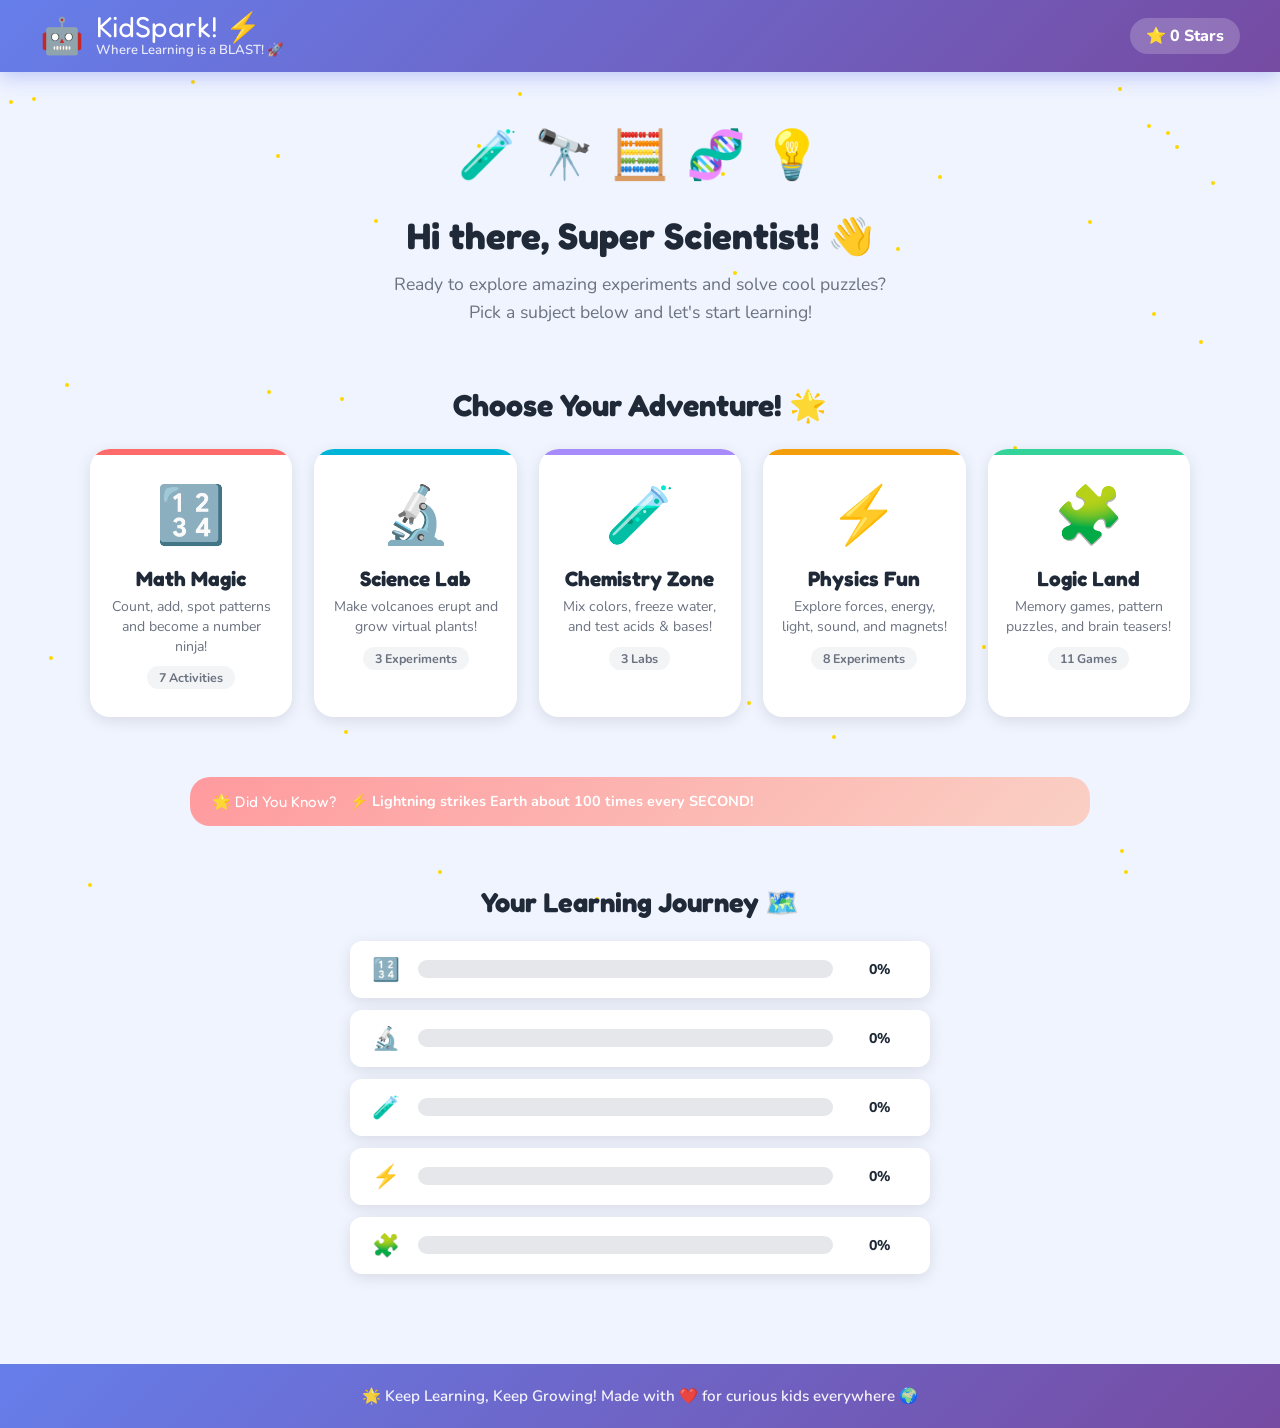
<file: index.html>
<!DOCTYPE html>
<html lang="en">
<head>
<meta charset="UTF-8">
<meta name="viewport" content="width=device-width,initial-scale=1.0">
<title>KidSpark ⚡ – Learn Science &amp; Math!</title>
<link rel="stylesheet" href="style.css">
</head>
<body>

<div class="bg-stars" id="bgStars"></div>

<header class="main-header">
  <div class="header-content">
    <span class="mascot-icon">🤖</span>
    <div>
      <div class="header-title">KidSpark! ⚡</div>
      <div class="header-sub">Where Learning is a BLAST! 🚀</div>
    </div>
    <div class="stars-pill">⭐ <span id="totalStars">0</span> Stars</div>
  </div>
</header>

<section class="hero">
  <div class="floaters">
    <span>🧪</span><span>🔭</span><span>🧮</span><span>🧬</span><span>💡</span>
  </div>
  <h2>Hi there, Super Scientist! 👋</h2>
  <p>Ready to explore amazing experiments and solve cool puzzles?<br>Pick a subject below and let's start learning!</p>
</section>

<section class="subjects">
  <h2>Choose Your Adventure! 🌟</h2>
  <div class="subject-grid">

    <a href="math.html" class="subject-card math-card">
      <span class="card-icon">🔢</span>
      <h3>Math Magic</h3>
      <p>Count, add, spot patterns and become a number ninja!</p>
      <span class="card-badge">7 Activities</span>
    </a>

    <a href="science.html" class="subject-card science-card">
      <span class="card-icon">🔬</span>
      <h3>Science Lab</h3>
      <p>Make volcanoes erupt and grow virtual plants!</p>
      <span class="card-badge">3 Experiments</span>
    </a>

    <a href="chemistry.html" class="subject-card chemistry-card">
      <span class="card-icon">🧪</span>
      <h3>Chemistry Zone</h3>
      <p>Mix colors, freeze water, and test acids &amp; bases!</p>
      <span class="card-badge">3 Labs</span>
    </a>

    <a href="physics.html" class="subject-card physics-card">
      <span class="card-icon">⚡</span>
      <h3>Physics Fun</h3>
      <p>Explore forces, energy, light, sound, and magnets!</p>
      <span class="card-badge">8 Experiments</span>
    </a>

    <a href="logic.html" class="subject-card logic-card">
      <span class="card-icon">🧩</span>
      <h3>Logic Land</h3>
      <p>Memory games, pattern puzzles, and brain teasers!</p>
      <span class="card-badge">11 Games</span>
    </a>

  </div>
</section>

<section class="fun-facts">
  <div class="fact-ticker">
    <span class="ticker-label">🌟 Did You Know?</span>
    <div class="ticker-content" id="tickerText">Loading amazing facts…</div>
  </div>
</section>

<section class="progress-section">
  <h2>Your Learning Journey 🗺️</h2>
  <div class="progress-grid">

    <div class="progress-item">
      <span class="progress-emoji">🔢</span>
      <div class="progress-bar-wrap"><div class="progress-bar math-bar" id="mathBar" style="width:0%"></div></div>
      <span id="mathLbl">0%</span>
    </div>

    <div class="progress-item">
      <span class="progress-emoji">🔬</span>
      <div class="progress-bar-wrap"><div class="progress-bar science-bar" id="scienceBar" style="width:0%"></div></div>
      <span id="scienceLbl">0%</span>
    </div>

    <div class="progress-item">
      <span class="progress-emoji">🧪</span>
      <div class="progress-bar-wrap"><div class="progress-bar chemistry-bar" id="chemistryBar" style="width:0%"></div></div>
      <span id="chemistryLbl">0%</span>
    </div>

    <div class="progress-item">
      <span class="progress-emoji">⚡</span>
      <div class="progress-bar-wrap"><div class="progress-bar physics-bar" id="physicsBar" style="width:0%"></div></div>
      <span id="physicsLbl">0%</span>
    </div>

    <div class="progress-item">
      <span class="progress-emoji">🧩</span>
      <div class="progress-bar-wrap"><div class="progress-bar logic-bar" id="logicBar" style="width:0%"></div></div>
      <span id="logicLbl">0%</span>
    </div>

  </div>
</section>

<footer class="main-footer">
  🌟 Keep Learning, Keep Growing! Made with ❤️ for curious kids everywhere 🌍
</footer>

<script src="app.js"></script>
<script>
  loadProgress();

  const facts = [
    "⚡ Lightning strikes Earth about 100 times every SECOND!",
    "🌙 The Moon is slowly moving away from Earth — about 3.8 cm per year!",
    "🦋 Butterflies taste food with their FEET!",
    "🌊 About 71% of the Earth's surface is covered by water!",
    "🐘 Elephants are the only animals that cannot jump!",
    "🔢 Zero is the only number you cannot write in Roman numerals!",
    "🌈 Rainbows are actually full circles — we only see half from the ground!",
    "🧲 The Earth itself is one giant magnet!",
    "🌡️ Hot water can freeze faster than cold water — it's called the Mpemba effect!",
    "🦷 Tooth enamel is the hardest substance in your entire body!",
    "🪐 Saturn is so light it could float on water (if there was a big enough ocean)!",
    "🐝 Bees can recognize human faces — just like we do!",
    "🍎 Apples float in water because they are 25% air!",
    "🌿 A single tree can absorb up to 22 kg of carbon dioxide per year!",
  ];

  let fi = 0;
  const tick = document.getElementById('tickerText');
  function nextFact() {
    tick.style.opacity = '0';
    setTimeout(() => { tick.textContent = facts[fi++ % facts.length]; tick.style.opacity = '1'; }, 400);
  }
  nextFact();
  setInterval(nextFact, 5000);
</script>
</body>
</html>
</file>
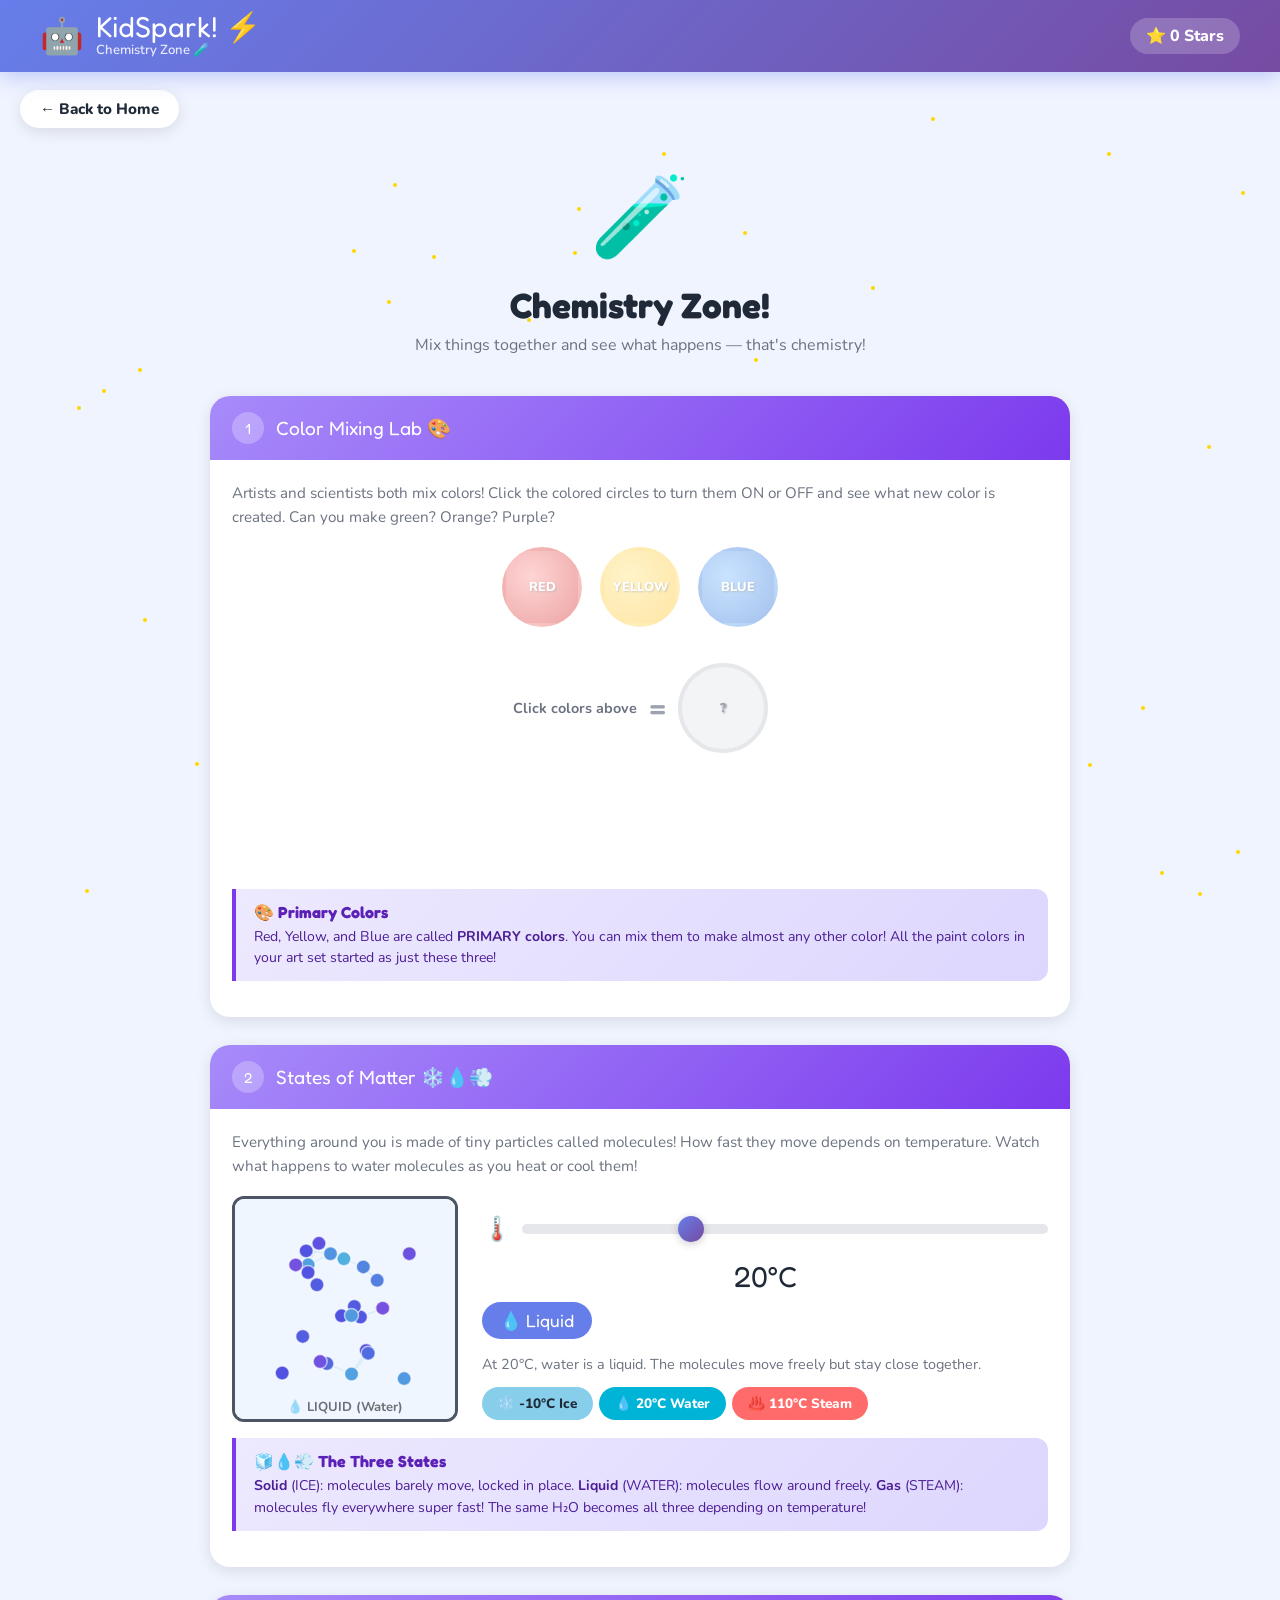
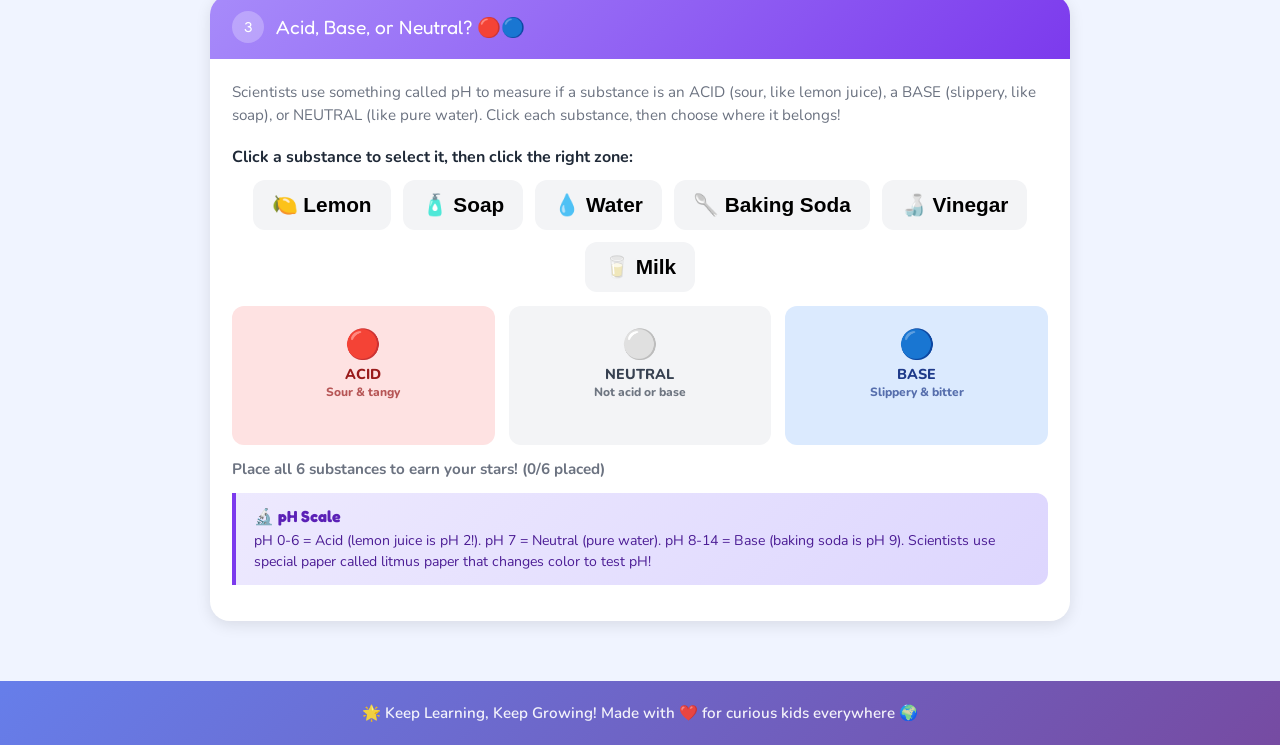
<file: chemistry.html>
<!DOCTYPE html>
<html lang="en">
<head>
<meta charset="UTF-8">
<meta name="viewport" content="width=device-width,initial-scale=1.0">
<title>Chemistry Zone 🧪 – KidSpark</title>
<link rel="stylesheet" href="style.css">
<style>
  .swatch-red{background:radial-gradient(circle at 35% 35%,#FF8888,#CC0000)}
  .swatch-yellow{background:radial-gradient(circle at 35% 35%,#FFE066,#FFB800)}
  .swatch-blue{background:radial-gradient(circle at 35% 35%,#66B2FF,#0050CC)}
  .test-tube{display:inline-flex;flex-direction:column;align-items:center;cursor:pointer;margin:6px;transition:transform .2s}
  .test-tube:hover{transform:scale(1.08)}
  .tube-body{width:36px;height:80px;border:3px solid #4B5563;border-radius:0 0 18px 18px;border-top:none;position:relative;overflow:hidden;background:#fff}
  .tube-fill{position:absolute;bottom:0;left:0;right:0;border-radius:0 0 15px 15px;transition:height .5s,background .5s}
  .tube-top{width:44px;height:12px;background:#9CA3AF;border-radius:4px 4px 0 0}
  .tube-label{font-size:.75rem;font-weight:800;margin-top:6px;text-align:center}
  .mixing-area{display:flex;align-items:center;gap:12px;flex-wrap:wrap;justify-content:center;margin:16px 0}
  .plus-sign{font-size:1.8rem;color:#9CA3AF;font-weight:900}
  .equals-sign{font-size:1.8rem;color:#9CA3AF;font-weight:900}
  .result-globe{width:90px;height:90px;border-radius:50%;border:4px solid #E5E7EB;transition:background .5s,box-shadow .4s;display:flex;align-items:center;justify-content:center;font-size:.8rem;font-weight:800;color:#fff;text-shadow:1px 1px 2px rgba(0,0,0,.4);text-align:center}
  .matter-controls{display:flex;align-items:center;gap:10px;margin:14px 0;flex-wrap:wrap}
  .temp-display{font-family:'Fredoka One',cursive;font-size:1.8rem;min-width:80px;text-align:center}
  .state-badge{padding:8px 18px;border-radius:20px;font-family:'Fredoka One',cursive;font-size:1.1rem;color:#fff;display:inline-block;transition:background .4s}
  canvas#matterCanvas{display:block;max-width:100%;border-radius:12px}
</style>
</head>
<body>

<div class="bg-stars" id="bgStars"></div>

<header class="main-header">
  <div class="header-content">
    <span class="mascot-icon">🤖</span>
    <div>
      <div class="header-title">KidSpark! ⚡</div>
      <div class="header-sub">Chemistry Zone 🧪</div>
    </div>
    <div class="stars-pill">⭐ <span id="totalStars">0</span> Stars</div>
  </div>
</header>

<a href="index.html" class="nav-back">← Back to Home</a>

<section class="subject-hero">
  <span class="big-icon">🧪</span>
  <h2>Chemistry Zone!</h2>
  <p>Mix things together and see what happens — that's chemistry!</p>
</section>

<div class="activities">

  <!-- ══ ACTIVITY 1: COLOR MIXER ══ -->
  <div class="activity-card">
    <div class="act-header chemistry-hdr">
      <span class="act-num">1</span>
      Color Mixing Lab 🎨
    </div>
    <div class="act-body">
      <p class="act-desc">Artists and scientists both mix colors! Click the colored circles to turn them ON or OFF and see what new color is created. Can you make green? Orange? Purple?</p>

      <div class="color-lab">
        <div class="color-swatches">
          <div class="swatch swatch-red" id="swRed" onclick="toggleColor('red')" title="Red">RED</div>
          <div class="swatch swatch-yellow" id="swYellow" onclick="toggleColor('yellow')" title="Yellow">YELLOW</div>
          <div class="swatch swatch-blue" id="swBlue" onclick="toggleColor('blue')" title="Blue">BLUE</div>
        </div>

        <div class="mixing-area">
          <div id="mixLabel1" style="font-size:.9rem;font-weight:700;color:var(--mid)">Click colors above</div>
          <span class="equals-sign">=</span>
          <div class="result-globe" id="resultGlobe" style="background:#F3F4F6;color:#9CA3AF">?</div>
        </div>

        <div id="colorName" style="font-family:'Fredoka One',cursive;font-size:1.5rem;text-align:center;margin:4px 0;min-height:36px"></div>
        <div id="colorFact" style="font-size:.88rem;color:var(--mid);text-align:center;max-width:340px;min-height:20px"></div>
      </div>

      <div class="info-box" style="margin-top:16px">
        <h4>🎨 Primary Colors</h4>
        <p>Red, Yellow, and Blue are called <b>PRIMARY colors</b>. You can mix them to make almost any other color! All the paint colors in your art set started as just these three!</p>
      </div>

      <div id="colorStar" style="display:none;text-align:center;margin-top:12px">
        <span style="font-size:1.2rem">⭐ You discovered a new color! Keep exploring!</span>
      </div>
    </div>
  </div>

  <!-- ══ ACTIVITY 2: STATES OF MATTER ══ -->
  <div class="activity-card">
    <div class="act-header chemistry-hdr">
      <span class="act-num">2</span>
      States of Matter ❄️💧💨
    </div>
    <div class="act-body">
      <p class="act-desc">Everything around you is made of tiny particles called molecules! How fast they move depends on temperature. Watch what happens to water molecules as you heat or cool them!</p>

      <div style="display:flex;flex-wrap:wrap;gap:24px;align-items:center;justify-content:center">
        <canvas id="matterCanvas" width="220" height="220"></canvas>
        <div style="flex:1;min-width:200px">
          <div class="matter-controls">
            <span style="font-size:1.5rem">🌡️</span>
            <input type="range" class="slider" id="tempSlider" min="-30" max="130" value="20" oninput="updateMatter(this.value)" style="flex:1">
          </div>
          <div class="temp-display" id="tempDisplay">20°C</div>
          <div style="margin-top:8px"><span class="state-badge" id="stateBadge" style="background:#667eea">💧 Liquid</span></div>
          <div style="margin-top:14px;font-size:.9rem;color:var(--mid);line-height:1.55" id="stateDesc">At 20°C, water is a liquid. The molecules move freely but stay close together.</div>
          <div style="display:flex;gap:6px;margin-top:12px;font-size:.82rem;flex-wrap:wrap">
            <button class="btn btn-sm" style="background:#87CEEB;color:#1F2937" onclick="setTemp(-10)">❄️ -10°C Ice</button>
            <button class="btn btn-sm" style="background:#00B4D8;color:#fff" onclick="setTemp(20)">💧 20°C Water</button>
            <button class="btn btn-sm" style="background:#FF6B6B;color:#fff" onclick="setTemp(110)">♨️ 110°C Steam</button>
          </div>
        </div>
      </div>

      <div class="info-box" style="margin-top:16px">
        <h4>🧊💧💨 The Three States</h4>
        <p><b>Solid</b> (ICE): molecules barely move, locked in place. <b>Liquid</b> (WATER): molecules flow around freely. <b>Gas</b> (STEAM): molecules fly everywhere super fast! The same H₂O becomes all three depending on temperature!</p>
      </div>
    </div>
  </div>

  <!-- ══ ACTIVITY 3: ACID OR BASE ══ -->
  <div class="activity-card">
    <div class="act-header chemistry-hdr">
      <span class="act-num">3</span>
      Acid, Base, or Neutral? 🔴🔵
    </div>
    <div class="act-body">
      <p class="act-desc">Scientists use something called pH to measure if a substance is an ACID (sour, like lemon juice), a BASE (slippery, like soap), or NEUTRAL (like pure water). Click each substance, then choose where it belongs!</p>

      <div id="abGame">
        <p style="font-weight:700;margin-bottom:12px">Click a substance to select it, then click the right zone:</p>
        <div class="substances-row" id="substancesRow">
          <button class="substance-btn" onclick="selectSub(this,'lemon','acid')">🍋 Lemon</button>
          <button class="substance-btn" onclick="selectSub(this,'soap','base')">🧴 Soap</button>
          <button class="substance-btn" onclick="selectSub(this,'water','neutral')">💧 Water</button>
          <button class="substance-btn" onclick="selectSub(this,'baking','base')">🥄 Baking Soda</button>
          <button class="substance-btn" onclick="selectSub(this,'vinegar','acid')">🍶 Vinegar</button>
          <button class="substance-btn" onclick="selectSub(this,'milk','neutral')">🥛 Milk</button>
        </div>
        <div class="zones" id="zonesArea">
          <div class="zone zone-acid" onclick="placeInZone('acid')"><div style="font-size:1.8rem">🔴</div><div>ACID</div><div style="font-size:.75rem;opacity:.7">Sour &amp; tangy</div><div id="acid-placed" style="font-size:.8rem;margin-top:6px;min-height:20px"></div></div>
          <div class="zone zone-neutral" onclick="placeInZone('neutral')"><div style="font-size:1.8rem">⚪</div><div>NEUTRAL</div><div style="font-size:.75rem;opacity:.7">Not acid or base</div><div id="neutral-placed" style="font-size:.8rem;margin-top:6px;min-height:20px"></div></div>
          <div class="zone zone-base" onclick="placeInZone('base')"><div style="font-size:1.8rem">🔵</div><div>BASE</div><div style="font-size:.75rem;opacity:.7">Slippery &amp; bitter</div><div id="base-placed" style="font-size:.8rem;margin-top:6px;min-height:20px"></div></div>
        </div>
        <div id="abResult" class="result-box"></div>
        <div id="abProgress" style="font-weight:700;font-size:.95rem;margin-top:10px;color:var(--mid)">Place all 6 substances to earn your stars! (0/6 placed)</div>
      </div>

      <div class="info-box" style="margin-top:14px">
        <h4>🔬 pH Scale</h4>
        <p>pH 0-6 = Acid (lemon juice is pH 2!). pH 7 = Neutral (pure water). pH 8-14 = Base (baking soda is pH 9). Scientists use special paper called litmus paper that changes color to test pH!</p>
      </div>
    </div>
  </div>

</div>

<footer class="main-footer">🌟 Keep Learning, Keep Growing! Made with ❤️ for curious kids everywhere 🌍</footer>

<script src="app.js"></script>
<script>
// ── COLOR MIXER ──
const active = {red:false, yellow:false, blue:false};
const colorStates = {
  '':        {color:'#F3F4F6', name:'', fact:'', text:'?', textColor:'#9CA3AF'},
  'red':     {color:'#CC2200', name:'Red 🔴', fact:'Red is the color of fire, strawberries, and stop signs!', text:'RED'},
  'yellow':  {color:'#FFB800', name:'Yellow 🟡', fact:'Yellow is the color of sunshine — it is the brightest primary color!', text:'YELLOW'},
  'blue':    {color:'#0050CC', name:'Blue 🔵', fact:'Blue is the most common favorite color in the world!', text:'BLUE'},
  'redyellow':   {color:'#FF7700', name:'Orange 🟠', fact:'Red + Yellow = Orange! Oranges, pumpkins, and sunsets are orange!', text:'ORANGE'},
  'redblue':     {color:'#8800CC', name:'Purple 🟣', fact:'Red + Blue = Purple! Purple used to be the rarest and most expensive color!', text:'PURPLE'},
  'yellowblue':  {color:'#009900', name:'Green 🟢', fact:'Yellow + Blue = Green! Most plants are green because of chlorophyll!', text:'GREEN'},
  'redyellowblue': {color:'#6B3A00', name:'Brown 🟤', fact:'Red + Yellow + Blue = Brown! All three primary colors mixed make brown!', text:'BROWN'},
};
let colorStarGiven=false;

function toggleColor(c){
  active[c]=!active[c];
  document.getElementById('sw'+c.charAt(0).toUpperCase()+c.slice(1)).classList.toggle('active',active[c]);
  updateColor();
}

function updateColor(){
  const key=[active.red?'red':'',active.yellow?'yellow':'',active.blue?'blue':''].filter(Boolean).sort().join('');
  const cs=colorStates[key]||colorStates[''];
  const globe=document.getElementById('resultGlobe');
  globe.style.background=cs.color;
  globe.style.boxShadow=cs.name?`0 0 20px ${cs.color}66`:'none';
  globe.textContent=cs.text||'?';
  globe.style.color=cs.textColor||'#fff';
  document.getElementById('colorName').textContent=cs.name;
  document.getElementById('colorFact').textContent=cs.fact;
  const active_keys=Object.values(active).filter(Boolean).length;
  document.getElementById('mixLabel1').textContent=active_keys===0?'Click colors above':active_keys===1?'Add another color!':'Mixing...';
  if(cs.name&&!colorStarGiven){ colorStarGiven=true; addStars(1,'chemistry'); document.getElementById('colorStar').style.display='block'; beep('correct'); }
}

// ── STATES OF MATTER ──
const canvas=document.getElementById('matterCanvas');
const ctx=canvas.getContext('2d');
let atoms=[], temp=20, animId;

const N_ATOMS=24;
function initAtoms(){
  atoms=[];
  for(let i=0;i<N_ATOMS;i++){
    atoms.push({
      x:40+Math.random()*140, y:40+Math.random()*140,
      vx:(Math.random()-.5)*1.5, vy:(Math.random()-.5)*1.5,
      color:`hsl(${200+Math.random()*60},70%,60%)`
    });
  }
}
initAtoms();

function getState(t){ return t<0?'solid':t<100?'liquid':'gas'; }

function step(){
  const state=getState(temp);
  const speed=state==='solid'?.3:state==='liquid'?1.2:3.5;
  const spread=state==='solid'?40:state==='liquid'?85:200;
  const cx=canvas.width/2, cy=canvas.height/2;

  atoms.forEach((a,i)=>{
    if(state==='solid'){
      const cols=5, rows=Math.ceil(N_ATOMS/cols);
      const gx=cx-(cols-1)*14+((i%cols)*28);
      const gy=cy-(rows-1)*14+(Math.floor(i/cols)*28);
      a.x+=(gx-a.x)*.12+(Math.random()-.5)*1.5;
      a.y+=(gy-a.y)*.12+(Math.random()-.5)*1.5;
    } else {
      a.vx+=(Math.random()-.5)*.2; a.vy+=(Math.random()-.5)*.2;
      const spd=Math.hypot(a.vx,a.vy);
      if(spd>speed){ a.vx=a.vx/spd*speed; a.vy=a.vy/spd*speed; }
      a.x+=a.vx; a.y+=a.vy;
      const margin=state==='gas'?10:40, maxX=canvas.width-margin, maxY=canvas.height-margin;
      if(a.x<margin){a.x=margin;a.vx=Math.abs(a.vx);}
      if(a.x>maxX){a.x=maxX;a.vx=-Math.abs(a.vx);}
      if(a.y<margin){a.y=margin;a.vy=Math.abs(a.vy);}
      if(a.y>maxY){a.y=maxY;a.vy=-Math.abs(a.vy);}
    }
  });

  const bgColors={solid:'#EEF2FF',liquid:'#EFF6FF',gas:'#F0FDF4'};
  ctx.fillStyle=bgColors[state]; ctx.fillRect(0,0,canvas.width,canvas.height);

  // Bonds in solid/liquid
  if(state!=='gas'){
    ctx.strokeStyle=state==='solid'?'rgba(100,120,220,.25)':'rgba(100,180,220,.15)';
    ctx.lineWidth=1.5;
    atoms.forEach((a,i)=>{
      atoms.forEach((b,j)=>{
        if(j<=i) return;
        const d=Math.hypot(a.x-b.x,a.y-b.y);
        if(d<(state==='solid'?36:28)){
          ctx.beginPath(); ctx.moveTo(a.x,a.y); ctx.lineTo(b.x,b.y); ctx.stroke();
        }
      });
    });
  }

  atoms.forEach(a=>{
    ctx.beginPath(); ctx.arc(a.x,a.y,7,0,Math.PI*2);
    ctx.fillStyle=a.color; ctx.fill();
    ctx.strokeStyle='rgba(255,255,255,.6)'; ctx.lineWidth=1.5; ctx.stroke();
  });

  // Label
  const labels={solid:'🧊 SOLID (Ice)',liquid:'💧 LIQUID (Water)',gas:'💨 GAS (Steam)'};
  ctx.fillStyle='rgba(0,0,0,.55)';
  ctx.font='bold 13px Nunito,sans-serif';
  ctx.textAlign='center';
  ctx.fillText(labels[state],canvas.width/2,canvas.height-8);

  animId=requestAnimationFrame(step);
}
step();

const stateDescs={
  solid:'❄️ SOLID! Below 0°C, water freezes into ICE. The molecules are locked in a tight grid and can barely move — that\'s why ice is hard!',
  liquid:'💧 LIQUID! Between 0°C and 100°C, water is a liquid. Molecules move freely and can flow around each other.',
  gas:'💨 GAS! Above 100°C, water boils into STEAM. Molecules move super fast and spread out in all directions!'
};
const stateBgColors={solid:'#667eea',liquid:'#00B4D8',gas:'#FF6B6B'};

function updateMatter(val){
  temp=parseInt(val);
  document.getElementById('tempDisplay').textContent=temp+'°C';
  const state=getState(temp);
  document.getElementById('stateBadge').textContent={solid:'🧊 Solid',liquid:'💧 Liquid',gas:'💨 Gas'}[state];
  document.getElementById('stateBadge').style.background=stateBgColors[state];
  document.getElementById('stateDesc').textContent=stateDescs[state];
}
function setTemp(t){ document.getElementById('tempSlider').value=t; updateMatter(t); }

// ── ACID OR BASE ──
let selectedSub=null, selectedBtn=null, placedCount=0, abStarGiven=false;
const correctAnswers={lemon:'acid',soap:'base',water:'neutral',baking:'base',vinegar:'acid',milk:'neutral'};
const subLabels={lemon:'🍋 Lemon',soap:'🧴 Soap',water:'💧 Water',baking:'🥄 Baking Soda',vinegar:'🍶 Vinegar',milk:'🥛 Milk'};
const placed={acid:[],neutral:[],base:[]};

function selectSub(btn,id,correct){
  if(btn.classList.contains('correct')) return;
  if(selectedBtn){ selectedBtn.classList.remove('selected'); }
  selectedSub={id,correct};
  selectedBtn=btn;
  btn.classList.add('selected');
}

function placeInZone(zone){
  if(!selectedSub) return;
  const {id,correct}=selectedSub;
  const btn=selectedBtn;
  selectedSub=null; selectedBtn=null;
  btn.classList.remove('selected');

  const res=document.getElementById('abResult');
  if(zone===correct){
    btn.classList.add('correct');
    placed[zone].push(subLabels[id]);
    document.getElementById(zone+'-placed').textContent=placed[zone].join(', ');
    res.className='result-box show ok';
    res.innerHTML=`<span class="r-emoji">✅</span><span class="r-txt">${subLabels[id]} is an ${zone==='acid'?'ACID':zone==='base'?'BASE':'NEUTRAL substance'}! Correct!</span>`;
    beep('correct');
    placedCount++;
    document.getElementById('abProgress').textContent=`Keep going! (${placedCount}/6 placed)`;
    if(placedCount===6 && !abStarGiven){
      abStarGiven=true;
      addStars(3,'chemistry');
      confetti();
      celebrate('🧪','Chemistry Expert!','You sorted all 6 substances correctly! You earned 3 stars! ⭐⭐⭐');
    }
  } else {
    btn.classList.add('wrong');
    res.className='result-box show err';
    const expZone=correct==='acid'?'ACID zone 🔴':correct==='base'?'BASE zone 🔵':'NEUTRAL zone ⚪';
    res.innerHTML=`<span class="r-emoji">❌</span><span class="r-txt">${subLabels[id]} belongs in the ${expZone}. Try again!</span>`;
    beep('wrong');
    setTimeout(()=>{ btn.classList.remove('wrong'); },600);
  }
}
</script>
</body>
</html>
</file>
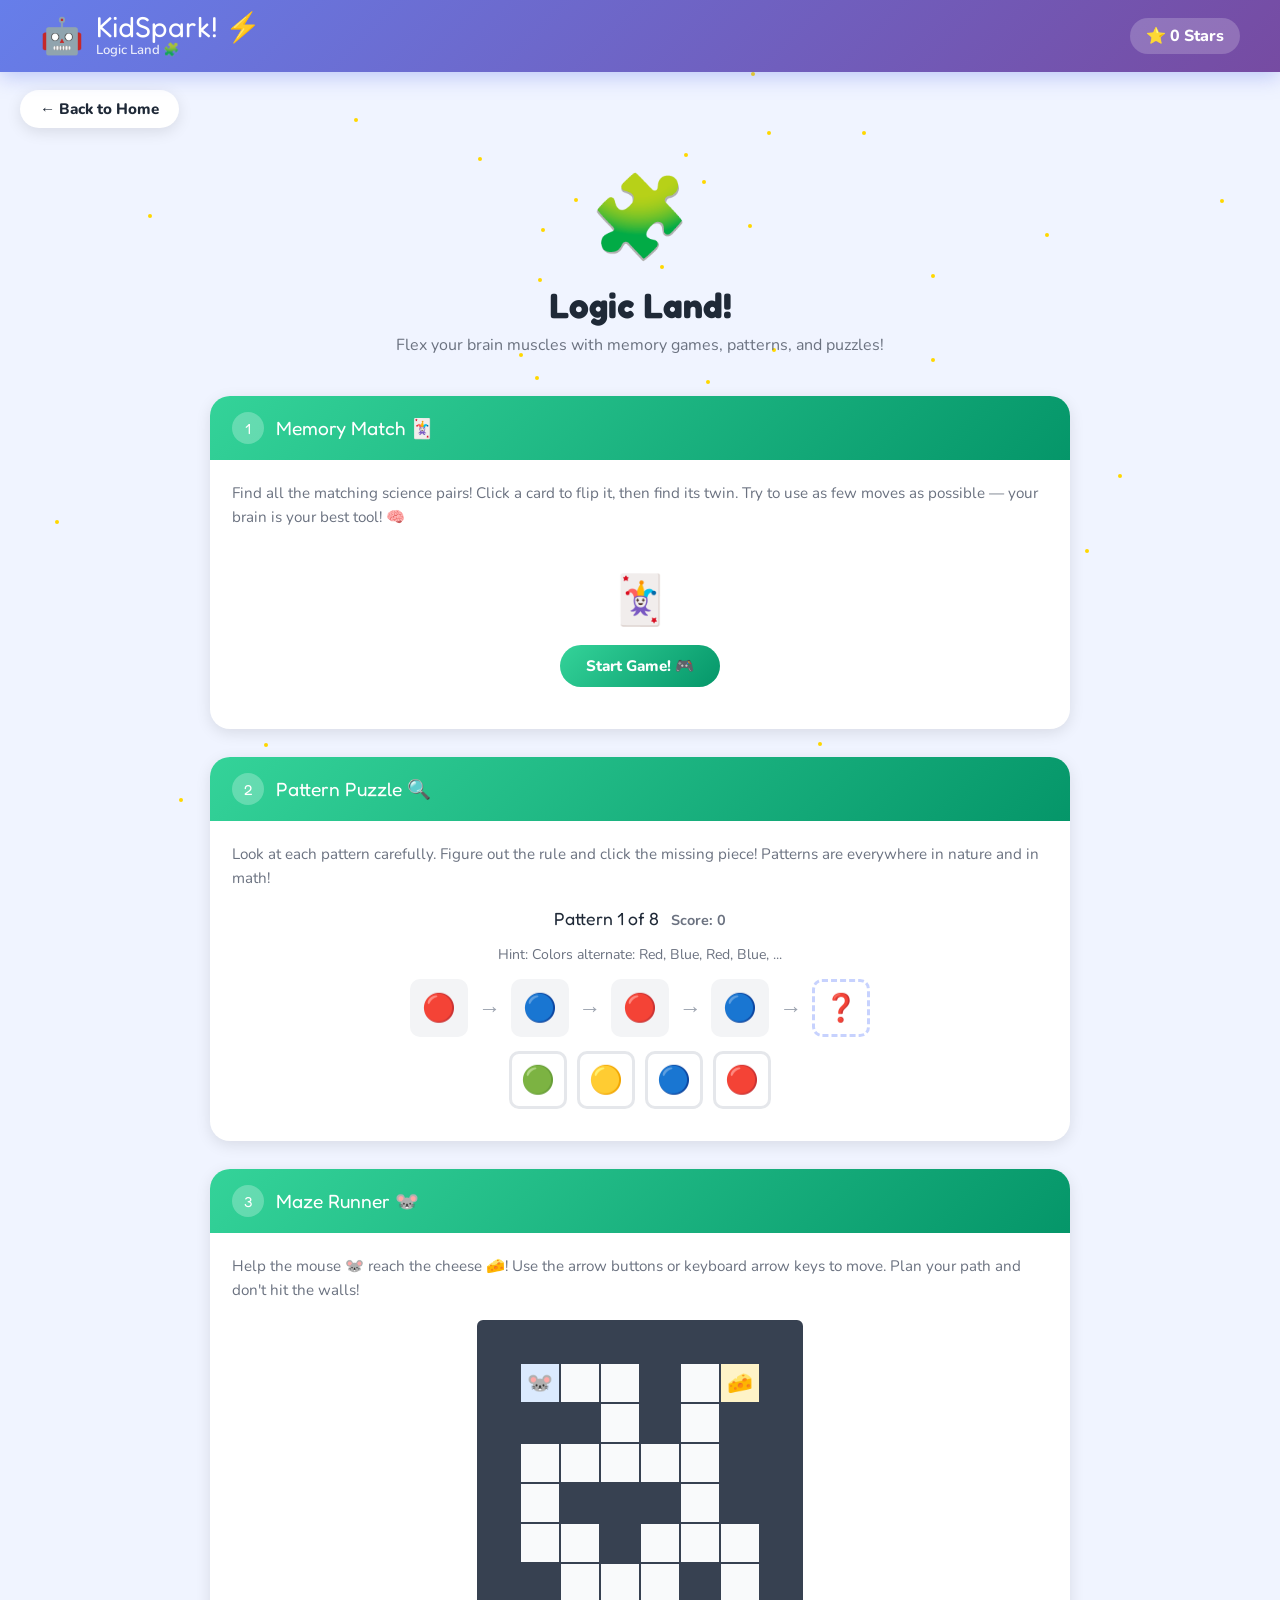
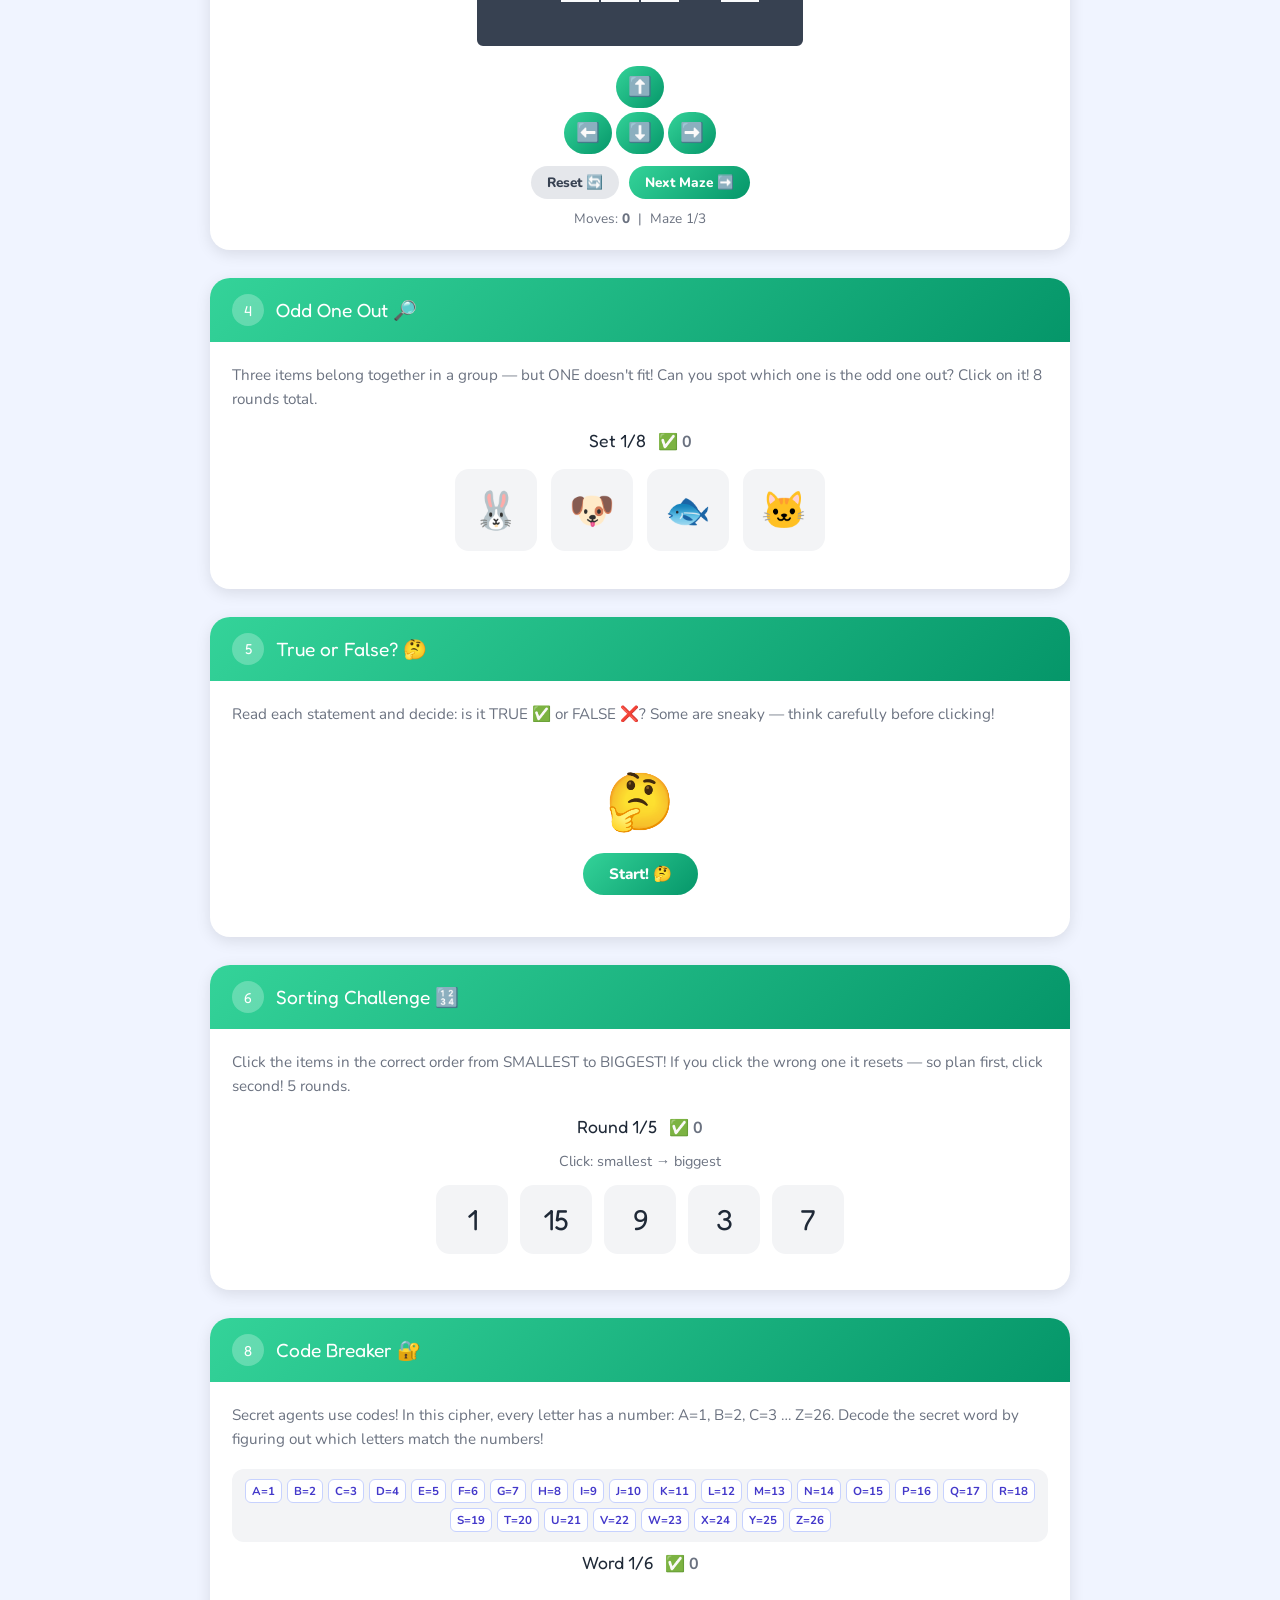
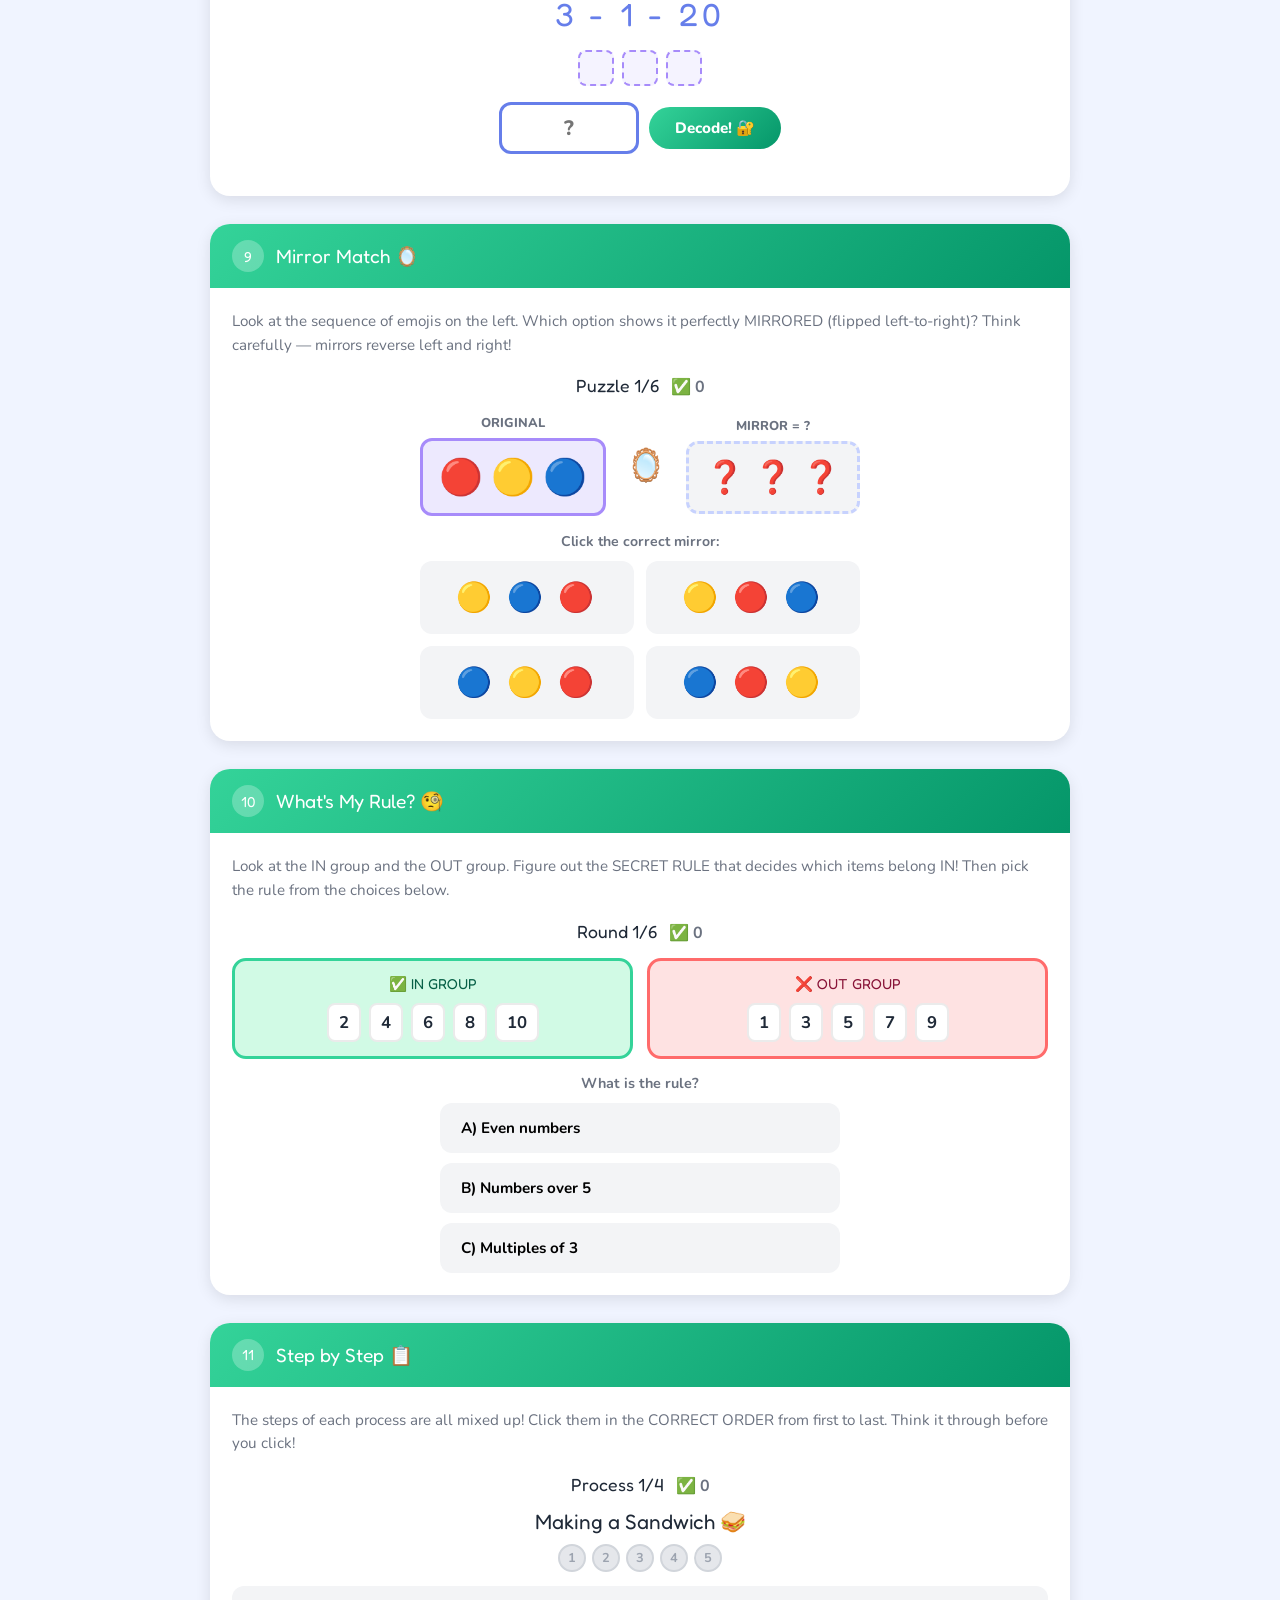
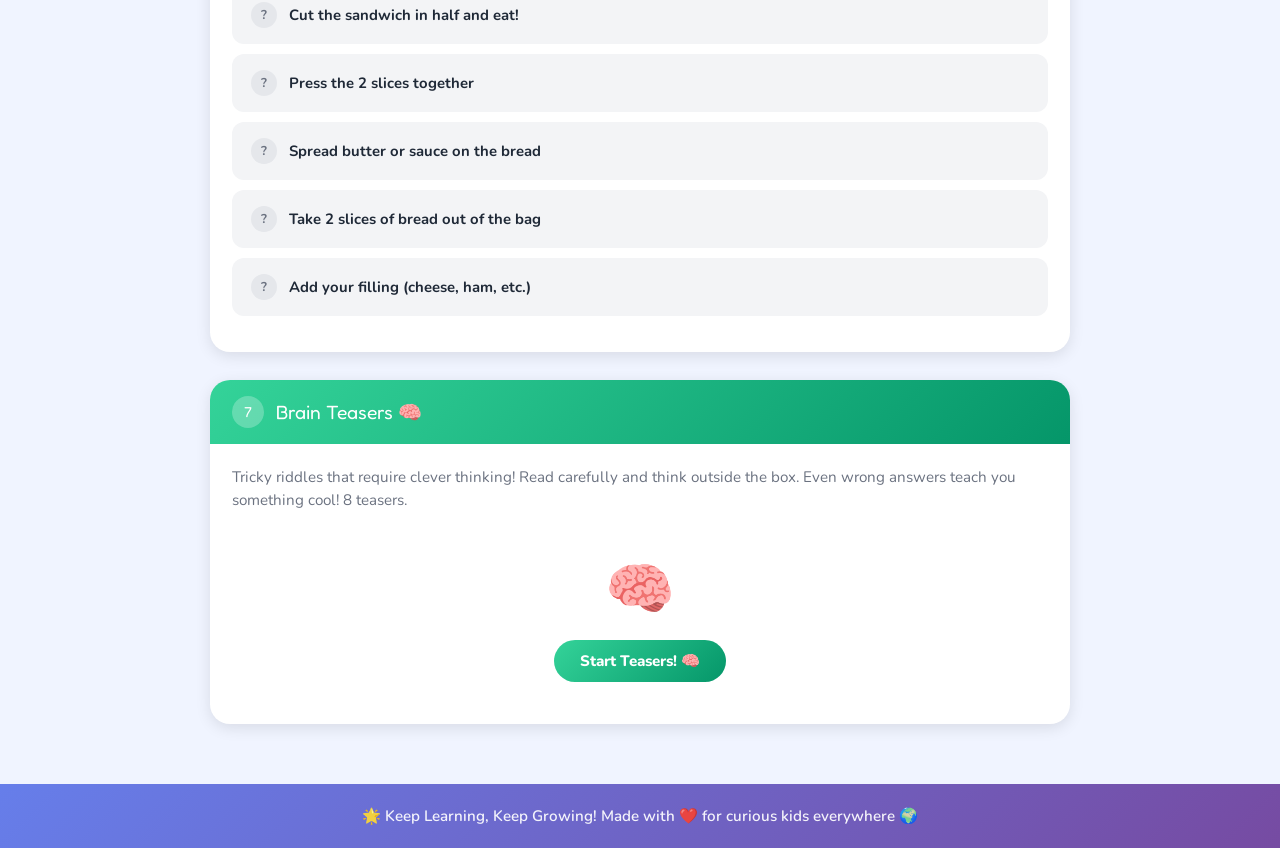
<file: logic.html>
<!DOCTYPE html>
<html lang="en">
<head>
<meta charset="UTF-8">
<meta name="viewport" content="width=device-width,initial-scale=1.0">
<title>Logic Land 🧩 – KidSpark</title>
<link rel="stylesheet" href="style.css">
<style>
  /* memory game */
  .mem-grid{display:grid;grid-template-columns:repeat(4,1fr);gap:10px;max-width:360px;margin:0 auto}
  .mem-card{aspect-ratio:1;border-radius:12px;cursor:pointer;position:relative;transform-style:preserve-3d;transition:transform .4s;user-select:none}
  .mem-card.flipped,.mem-card.matched{transform:rotateY(180deg)}
  .mem-card.matched .card-back{background:#D1FAE5!important;border-color:#34D399!important}
  .card-f,.card-b{position:absolute;inset:0;border-radius:12px;backface-visibility:hidden;display:flex;align-items:center;justify-content:center;font-size:1.8rem}
  .card-f{background:linear-gradient(135deg,#667eea,#764ba2);color:#fff}
  .card-f::before{content:'?';font-family:'Fredoka One',cursive;font-size:1.6rem}
  .card-b{background:#fff;border:3px solid #E5E7EB;transform:rotateY(180deg)}
  .mem-stats{display:flex;justify-content:space-between;margin-bottom:14px;font-weight:800;font-size:.95rem}

  /* patterns */
  .pat-seq{display:flex;gap:10px;flex-wrap:wrap;justify-content:center;margin:14px 0;align-items:center}
  .pat-item{width:58px;height:58px;border-radius:10px;background:#F3F4F6;display:flex;align-items:center;justify-content:center;font-size:1.7rem}
  .pat-blank{background:#fff!important;border:3px dashed #C7D2FE!important}
  .pat-choices-row{display:flex;gap:10px;flex-wrap:wrap;justify-content:center;margin:10px 0}
  .pc{width:58px;height:58px;border-radius:10px;background:#fff;border:3px solid #E5E7EB;font-size:1.7rem;display:flex;align-items:center;justify-content:center;cursor:pointer;transition:all .2s}
  .pc:hover{border-color:#667eea;transform:scale(1.08)}
  .pc.ok{border-color:#34D399;background:#D1FAE5;pointer-events:none}
  .pc.no{border-color:#FF6B6B;background:#FEE2E2;animation:shake .4s}

  /* maze */
  .maze-grid{display:inline-grid;border:4px solid #374151;border-radius:6px;overflow:hidden;background:#374151;gap:2px}
  .mc{width:38px;height:38px;display:flex;align-items:center;justify-content:center;font-size:1.3rem;transition:background .2s}
  .mc-wall{background:#374151}
  .mc-path{background:#F9FAFB}
  .mc-start{background:#BBF7D0}
  .mc-end{background:#FEF3C7}
  .mc-player{background:#DBEAFE}
  .maze-controls{display:flex;gap:10px;justify-content:center;margin-top:14px;flex-wrap:wrap}
</style>
</head>
<body>

<div class="bg-stars" id="bgStars"></div>

<header class="main-header">
  <div class="header-content">
    <span class="mascot-icon">🤖</span>
    <div>
      <div class="header-title">KidSpark! ⚡</div>
      <div class="header-sub">Logic Land 🧩</div>
    </div>
    <div class="stars-pill">⭐ <span id="totalStars">0</span> Stars</div>
  </div>
</header>

<a href="index.html" class="nav-back">← Back to Home</a>

<section class="subject-hero">
  <span class="big-icon">🧩</span>
  <h2>Logic Land!</h2>
  <p>Flex your brain muscles with memory games, patterns, and puzzles!</p>
</section>

<div class="activities">

  <!-- ══ ACTIVITY 1: MEMORY MATCH ══ -->
  <div class="activity-card">
    <div class="act-header logic-hdr">
      <span class="act-num">1</span>
      Memory Match 🃏
    </div>
    <div class="act-body">
      <p class="act-desc">Find all the matching science pairs! Click a card to flip it, then find its twin. Try to use as few moves as possible — your brain is your best tool! 🧠</p>

      <div id="memStart" style="text-align:center;padding:20px">
        <div style="font-size:3rem;margin-bottom:12px">🃏</div>
        <button class="btn btn-logic" onclick="startMemory()">Start Game! 🎮</button>
      </div>

      <div id="memGame" style="display:none">
        <div class="mem-stats">
          <span>🎯 Moves: <span id="memMoves">0</span></span>
          <span>✅ Pairs: <span id="memPairs">0</span>/8</span>
          <span>⏱ <span id="memTime">0:00</span></span>
        </div>
        <div class="mem-grid" id="memGrid"></div>
        <div id="memResult" class="result-box" style="margin-top:12px"></div>
      </div>
    </div>
  </div>

  <!-- ══ ACTIVITY 2: PATTERN PUZZLE ══ -->
  <div class="activity-card">
    <div class="act-header logic-hdr">
      <span class="act-num">2</span>
      Pattern Puzzle 🔍
    </div>
    <div class="act-body">
      <p class="act-desc">Look at each pattern carefully. Figure out the rule and click the missing piece! Patterns are everywhere in nature and in math!</p>

      <div id="patGame">
        <div style="text-align:center;margin-bottom:14px">
          <span style="font-family:'Fredoka One',cursive;font-size:1.1rem">Pattern <span id="pNum">1</span> of <span id="pTotal">8</span></span>
          &nbsp;
          <span style="font-size:.9rem;font-weight:700;color:var(--mid)" id="pScore">Score: 0</span>
        </div>
        <div id="pHint" style="font-size:.88rem;color:var(--mid);margin-bottom:10px;text-align:center;min-height:20px"></div>
        <div class="pat-seq" id="patSeq"></div>
        <div class="pat-choices-row" id="patChoices"></div>
        <div id="patResult" class="result-box" style="margin-top:10px"></div>
      </div>

      <div id="patDone" style="display:none;text-align:center;padding:20px">
        <div style="font-size:3.5rem;margin-bottom:12px">🏆</div>
        <div style="font-family:'Fredoka One',cursive;font-size:1.4rem;margin-bottom:14px" id="patDoneMsg"></div>
        <button class="btn btn-logic" onclick="resetPatGame()">Play Again 🔄</button>
      </div>
    </div>
  </div>

  <!-- ══ ACTIVITY 3: MAZE RUNNER ══ -->
  <div class="activity-card">
    <div class="act-header logic-hdr">
      <span class="act-num">3</span>
      Maze Runner 🐭
    </div>
    <div class="act-body">
      <p class="act-desc">Help the mouse 🐭 reach the cheese 🧀! Use the arrow buttons or keyboard arrow keys to move. Plan your path and don't hit the walls!</p>

      <div style="text-align:center">
        <div id="mazeWrap" style="display:inline-block;overflow-x:auto"></div>

        <div class="maze-controls">
          <div style="display:grid;grid-template-columns:repeat(3,48px);gap:4px">
            <div></div>
            <button class="btn btn-sm btn-logic" onclick="movePlayer('up')" style="padding:8px;font-size:1.2rem">⬆️</button>
            <div></div>
            <button class="btn btn-sm btn-logic" onclick="movePlayer('left')" style="padding:8px;font-size:1.2rem">⬅️</button>
            <button class="btn btn-sm btn-logic" onclick="movePlayer('down')" style="padding:8px;font-size:1.2rem">⬇️</button>
            <button class="btn btn-sm btn-logic" onclick="movePlayer('right')" style="padding:8px;font-size:1.2rem">➡️</button>
          </div>
        </div>

        <div style="margin-top:12px;display:flex;gap:10px;justify-content:center;flex-wrap:wrap">
          <button class="btn btn-sm" style="background:#E5E7EB;color:#374151" onclick="resetMaze()">Reset 🔄</button>
          <button class="btn btn-sm btn-logic" onclick="nextMaze()">Next Maze ➡️</button>
        </div>

        <div style="margin-top:10px;font-size:.85rem;color:var(--mid)">Moves: <span id="mazeMoves" style="font-weight:800">0</span> &nbsp;|&nbsp; Maze <span id="mazeNum">1</span>/3</div>
        <div id="mazeResult" class="result-box" style="margin-top:10px;max-width:360px;margin-left:auto;margin-right:auto"></div>
      </div>
    </div>
  </div>

  <!-- ══ ACTIVITY 4: ODD ONE OUT ══ -->
  <div class="activity-card">
    <div class="act-header logic-hdr">
      <span class="act-num">4</span>
      Odd One Out 🔎
    </div>
    <div class="act-body">
      <p class="act-desc">Three items belong together in a group — but ONE doesn't fit! Can you spot which one is the odd one out? Click on it! 8 rounds total.</p>

      <div id="oooGame">
        <div style="text-align:center;margin-bottom:14px">
          <span style="font-family:'Fredoka One',cursive;font-size:1.1rem">Set <span id="oooNum">1</span>/8</span>
          &nbsp; <span style="font-weight:700;color:var(--mid)">✅ <span id="oooScore">0</span></span>
        </div>
        <div id="oooItems" style="display:flex;gap:14px;justify-content:center;flex-wrap:wrap;margin:16px 0"></div>
        <div id="oooResult" class="result-box"></div>
      </div>

      <div id="oooDone" style="display:none;text-align:center;padding:20px">
        <div style="font-size:3.5rem;margin-bottom:12px" id="oooDoneEmoji">🏆</div>
        <div style="font-family:'Fredoka One',cursive;font-size:1.4rem;margin-bottom:14px" id="oooDoneMsg"></div>
        <button class="btn btn-logic" onclick="resetOOO()">Play Again! 🔄</button>
      </div>
    </div>
  </div>

  <!-- ══ ACTIVITY 5: TRUE OR FALSE ══ -->
  <div class="activity-card">
    <div class="act-header logic-hdr">
      <span class="act-num">5</span>
      True or False? 🤔
    </div>
    <div class="act-body">
      <p class="act-desc">Read each statement and decide: is it TRUE ✅ or FALSE ❌? Some are sneaky — think carefully before clicking!</p>

      <div id="tfStart" style="text-align:center;padding:20px">
        <div style="font-size:3.5rem;margin-bottom:12px">🤔</div>
        <button class="btn btn-logic" onclick="startTF()">Start! 🤔</button>
      </div>

      <div id="tfGame" style="display:none">
        <div style="display:flex;justify-content:space-between;margin-bottom:12px;font-weight:800;font-size:.95rem">
          <span>Statement <span id="tfNum">1</span>/10</span>
          <span>✅ <span id="tfScoreEl">0</span> correct</span>
        </div>
        <div id="tfStatement" style="background:#F3F4F6;border-radius:16px;padding:20px;font-size:1.1rem;font-weight:700;text-align:center;margin:14px 0;min-height:80px;display:flex;align-items:center;justify-content:center;line-height:1.55"></div>
        <div style="display:flex;gap:16px;justify-content:center;flex-wrap:wrap">
          <button class="btn btn-success" style="font-size:1.1rem;padding:14px 28px" id="tfTrue" onclick="answerTF(true)">✅ TRUE</button>
          <button class="btn btn-danger" style="font-size:1.1rem;padding:14px 28px" id="tfFalse" onclick="answerTF(false)">❌ FALSE</button>
        </div>
        <div id="tfResult" class="result-box" style="margin-top:12px"></div>
      </div>

      <div id="tfDone" style="display:none;text-align:center;padding:20px">
        <div style="font-size:3.5rem;margin-bottom:12px" id="tfDoneEmoji">🧠</div>
        <div style="font-family:'Fredoka One',cursive;font-size:1.4rem;margin-bottom:14px" id="tfDoneMsg"></div>
        <button class="btn btn-logic" onclick="resetTF()">Play Again! 🔄</button>
      </div>
    </div>
  </div>

  <!-- ══ ACTIVITY 6: SORTING CHALLENGE ══ -->
  <div class="activity-card">
    <div class="act-header logic-hdr">
      <span class="act-num">6</span>
      Sorting Challenge 🔢
    </div>
    <div class="act-body">
      <p class="act-desc">Click the items in the correct order from SMALLEST to BIGGEST! If you click the wrong one it resets — so plan first, click second! 5 rounds.</p>

      <div id="sortGame">
        <div style="text-align:center;margin-bottom:12px">
          <span style="font-family:'Fredoka One',cursive;font-size:1.1rem">Round <span id="sortNum">1</span>/5</span>
          &nbsp; <span style="font-weight:700;color:var(--mid)">✅ <span id="sortScore">0</span></span>
        </div>
        <div id="sortInstruct" style="text-align:center;font-size:.9rem;color:var(--mid);margin-bottom:10px">Click: smallest → biggest</div>
        <div id="sortItems" style="display:flex;gap:12px;flex-wrap:wrap;justify-content:center;margin:14px 0"></div>
        <div id="sortResult" class="result-box"></div>
      </div>

      <div id="sortDone" style="display:none;text-align:center;padding:20px">
        <div style="font-size:3.5rem;margin-bottom:12px" id="sortDoneEmoji">🏅</div>
        <div style="font-family:'Fredoka One',cursive;font-size:1.4rem;margin-bottom:14px" id="sortDoneMsg"></div>
        <button class="btn btn-logic" onclick="resetSort()">Play Again! 🔄</button>
      </div>
    </div>
  </div>

  <!-- ══ ACTIVITY 8: CODE BREAKER ══ -->
  <div class="activity-card">
    <div class="act-header logic-hdr">
      <span class="act-num">8</span>
      Code Breaker 🔐
    </div>
    <div class="act-body">
      <p class="act-desc">Secret agents use codes! In this cipher, every letter has a number: A=1, B=2, C=3 … Z=26. Decode the secret word by figuring out which letters match the numbers!</p>

      <div id="cbKey" style="display:flex;flex-wrap:wrap;gap:5px;justify-content:center;margin:10px 0;padding:10px;background:#F3F4F6;border-radius:12px"></div>

      <div id="cbGame">
        <div style="text-align:center;margin-bottom:12px">
          <span style="font-family:'Fredoka One',cursive;font-size:1.1rem">Word <span id="cbNum">1</span>/6</span>
          &nbsp; <span style="font-weight:700;color:var(--mid)">✅ <span id="cbScore">0</span></span>
        </div>
        <div style="text-align:center;margin:20px 0">
          <div id="cbCode" style="font-family:'Fredoka One',cursive;font-size:2rem;letter-spacing:4px;color:#667eea;margin-bottom:16px"></div>
          <div id="cbLetterBoxes" style="display:flex;gap:8px;justify-content:center;margin-bottom:16px"></div>
          <div style="display:flex;gap:10px;justify-content:center;align-items:center">
            <input type="text" id="cbAns" class="ans-input" placeholder="?" style="width:140px;text-transform:uppercase;font-size:1.3rem" maxlength="6">
            <button class="btn btn-logic" onclick="checkCB()">Decode! 🔐</button>
          </div>
        </div>
        <div id="cbResult" class="result-box"></div>
      </div>

      <div id="cbDone" style="display:none;text-align:center;padding:20px">
        <div style="font-size:3.5rem;margin-bottom:12px" id="cbDoneEmoji">🏆</div>
        <div style="font-family:'Fredoka One',cursive;font-size:1.4rem;margin-bottom:14px" id="cbDoneMsg"></div>
        <button class="btn btn-logic" onclick="resetCB()">Play Again! 🔄</button>
      </div>
    </div>
  </div>

  <!-- ══ ACTIVITY 9: MIRROR MATCH ══ -->
  <div class="activity-card">
    <div class="act-header logic-hdr">
      <span class="act-num">9</span>
      Mirror Match 🪞
    </div>
    <div class="act-body">
      <p class="act-desc">Look at the sequence of emojis on the left. Which option shows it perfectly MIRRORED (flipped left-to-right)? Think carefully — mirrors reverse left and right!</p>

      <div id="mmGame">
        <div style="text-align:center;margin-bottom:12px">
          <span style="font-family:'Fredoka One',cursive;font-size:1.1rem">Puzzle <span id="mmNum">1</span>/6</span>
          &nbsp; <span style="font-weight:700;color:var(--mid)">✅ <span id="mmScore">0</span></span>
        </div>

        <div style="display:flex;align-items:center;gap:20px;justify-content:center;flex-wrap:wrap;margin:16px 0">
          <div>
            <div style="font-size:.8rem;font-weight:800;color:var(--mid);text-align:center;margin-bottom:6px">ORIGINAL</div>
            <div id="mmOriginal" style="display:flex;gap:8px;background:#EDE9FE;padding:12px 16px;border-radius:12px;border:3px solid #A78BFA"></div>
          </div>
          <div style="font-size:2rem;color:#A78BFA">🪞</div>
          <div>
            <div style="font-size:.8rem;font-weight:800;color:var(--mid);text-align:center;margin-bottom:6px">MIRROR = ?</div>
            <div style="display:flex;gap:8px;background:#F3F4F6;padding:12px 16px;border-radius:12px;border:3px dashed #C7D2FE">
              <span style="font-size:2rem;color:#C7D2FE">❓ ❓ ❓</span>
            </div>
          </div>
        </div>

        <div style="font-size:.88rem;font-weight:700;color:var(--mid);text-align:center;margin-bottom:10px">Click the correct mirror:</div>
        <div id="mmOptions" style="display:grid;grid-template-columns:1fr 1fr;gap:12px;max-width:440px;margin:0 auto"></div>
        <div id="mmResult" class="result-box" style="margin-top:12px"></div>
      </div>

      <div id="mmDone" style="display:none;text-align:center;padding:20px">
        <div style="font-size:3.5rem;margin-bottom:12px" id="mmDoneEmoji">🪞</div>
        <div style="font-family:'Fredoka One',cursive;font-size:1.4rem;margin-bottom:14px" id="mmDoneMsg"></div>
        <button class="btn btn-logic" onclick="resetMM()">Play Again! 🔄</button>
      </div>
    </div>
  </div>

  <!-- ══ ACTIVITY 10: WHAT'S MY RULE? ══ -->
  <div class="activity-card">
    <div class="act-header logic-hdr">
      <span class="act-num">10</span>
      What's My Rule? 🧐
    </div>
    <div class="act-body">
      <p class="act-desc">Look at the IN group and the OUT group. Figure out the SECRET RULE that decides which items belong IN! Then pick the rule from the choices below.</p>

      <div id="ruleGame">
        <div style="text-align:center;margin-bottom:12px">
          <span style="font-family:'Fredoka One',cursive;font-size:1.1rem">Round <span id="ruleNum">1</span>/6</span>
          &nbsp; <span style="font-weight:700;color:var(--mid)">✅ <span id="ruleScore">0</span></span>
        </div>

        <div style="display:grid;grid-template-columns:1fr 1fr;gap:14px;margin:14px 0">
          <div style="background:#D1FAE5;border:3px solid #34D399;border-radius:14px;padding:14px;text-align:center">
            <div style="font-family:'Fredoka One',cursive;font-size:.9rem;color:#065F46;margin-bottom:10px">✅ IN GROUP</div>
            <div id="ruleIn" style="display:flex;flex-wrap:wrap;gap:8px;justify-content:center"></div>
          </div>
          <div style="background:#FEE2E2;border:3px solid #FF6B6B;border-radius:14px;padding:14px;text-align:center">
            <div style="font-family:'Fredoka One',cursive;font-size:.9rem;color:#881337;margin-bottom:10px">❌ OUT GROUP</div>
            <div id="ruleOut" style="display:flex;flex-wrap:wrap;gap:8px;justify-content:center"></div>
          </div>
        </div>

        <div style="font-size:.9rem;font-weight:700;text-align:center;color:var(--mid);margin-bottom:10px">What is the rule?</div>
        <div id="ruleOpts" style="display:flex;flex-direction:column;gap:10px;max-width:400px;margin:0 auto"></div>
        <div id="ruleResult" class="result-box" style="margin-top:12px"></div>
      </div>

      <div id="ruleDone" style="display:none;text-align:center;padding:20px">
        <div style="font-size:3.5rem;margin-bottom:12px" id="ruleDoneEmoji">🧐</div>
        <div style="font-family:'Fredoka One',cursive;font-size:1.4rem;margin-bottom:14px" id="ruleDoneMsg"></div>
        <button class="btn btn-logic" onclick="resetRule()">Play Again! 🔄</button>
      </div>
    </div>
  </div>

  <!-- ══ ACTIVITY 11: STEP BY STEP ══ -->
  <div class="activity-card">
    <div class="act-header logic-hdr">
      <span class="act-num">11</span>
      Step by Step 📋
    </div>
    <div class="act-body">
      <p class="act-desc">The steps of each process are all mixed up! Click them in the CORRECT ORDER from first to last. Think it through before you click!</p>

      <div id="stepsGame">
        <div style="text-align:center;margin-bottom:12px">
          <span style="font-family:'Fredoka One',cursive;font-size:1.1rem">Process <span id="stepsNum">1</span>/4</span>
          &nbsp; <span style="font-weight:700;color:var(--mid)">✅ <span id="stepsScore">0</span></span>
        </div>
        <div id="stepsTitle" style="font-family:'Fredoka One',cursive;font-size:1.3rem;text-align:center;margin:10px 0"></div>
        <div id="stepsProgress" style="display:flex;gap:6px;justify-content:center;margin:10px 0"></div>
        <div id="stepsItems" style="display:flex;flex-direction:column;gap:10px;margin:14px 0"></div>
        <div id="stepsResult" class="result-box"></div>
      </div>

      <div id="stepsDone" style="display:none;text-align:center;padding:20px">
        <div style="font-size:3.5rem;margin-bottom:12px" id="stepsDoneEmoji">📋</div>
        <div style="font-family:'Fredoka One',cursive;font-size:1.4rem;margin-bottom:14px" id="stepsDoneMsg"></div>
        <button class="btn btn-logic" onclick="resetSteps()">Play Again! 🔄</button>
      </div>
    </div>
  </div>

  <!-- ══ ACTIVITY 7: BRAIN TEASERS ══ -->
  <div class="activity-card">
    <div class="act-header logic-hdr">
      <span class="act-num">7</span>
      Brain Teasers 🧠
    </div>
    <div class="act-body">
      <p class="act-desc">Tricky riddles that require clever thinking! Read carefully and think outside the box. Even wrong answers teach you something cool! 8 teasers.</p>

      <div id="btStart" style="text-align:center;padding:20px">
        <div style="font-size:3.5rem;margin-bottom:12px">🧠</div>
        <button class="btn btn-logic" onclick="startBT()">Start Teasers! 🧠</button>
      </div>

      <div id="btGame" style="display:none">
        <div style="text-align:center;margin-bottom:12px">
          <span style="font-family:'Fredoka One',cursive;font-size:1.1rem">Teaser <span id="btNum">1</span>/8</span>
          &nbsp; <span style="font-weight:700;color:var(--mid)">✅ <span id="btScoreEl">0</span></span>
        </div>
        <div id="btQ" style="background:#F3F4F6;border-radius:16px;padding:20px;font-size:1.05rem;font-weight:700;text-align:center;margin:14px 0;min-height:80px;display:flex;align-items:center;justify-content:center;line-height:1.6"></div>
        <div id="btOpts" style="display:flex;flex-direction:column;gap:10px;max-width:420px;margin:0 auto"></div>
        <div id="btResult" class="result-box" style="margin-top:12px"></div>
      </div>

      <div id="btDone" style="display:none;text-align:center;padding:20px">
        <div style="font-size:3.5rem;margin-bottom:12px" id="btDoneEmoji">🧠</div>
        <div style="font-family:'Fredoka One',cursive;font-size:1.4rem;margin-bottom:14px" id="btDoneMsg"></div>
        <button class="btn btn-logic" onclick="startBT()">Play Again! 🔄</button>
      </div>
    </div>
  </div>

</div>

<footer class="main-footer">🌟 Keep Learning, Keep Growing! Made with ❤️ for curious kids everywhere 🌍</footer>

<script src="app.js"></script>
<script>
// ══ MEMORY MATCH ══
const memEmojis=['🔬','🧪','⚗️','🔭','🧬','🌡️','🧲','⚡'];
let memCards=[], memFlipped=[], memMatched=0, memMoves=0, memCanFlip=true;
let memTimerInterval=null, memSeconds=0;

function startMemory(){
  document.getElementById('memStart').style.display='none';
  document.getElementById('memGame').style.display='block';
  memCards=[...memEmojis,...memEmojis].sort(()=>Math.random()-.5);
  memFlipped=[]; memMatched=0; memMoves=0; memSeconds=0; memCanFlip=true; matchedSet=new Set();
  document.getElementById('memMoves').textContent='0';
  document.getElementById('memPairs').textContent='0';
  document.getElementById('memResult').className='result-box';
  clearInterval(memTimerInterval);
  memTimerInterval=setInterval(()=>{
    memSeconds++;
    const m=Math.floor(memSeconds/60), s=memSeconds%60;
    document.getElementById('memTime').textContent=m+':'+(s<10?'0':'')+s;
  },1000);
  renderMemGrid();
}

function renderMemGrid(){
  const grid=document.getElementById('memGrid');
  grid.innerHTML=memCards.map((e,i)=>`
    <div class="mem-card" id="mc${i}" onclick="flipCard(${i})">
      <div class="card-f"></div>
      <div class="card-b" id="mcb${i}">${e}</div>
    </div>
  `).join('');
}

let matchedSet=new Set();
function flipCard(i){
  if(!memCanFlip) return;
  if(matchedSet.has(i)) return;
  if(memFlipped.includes(i)) return;
  if(memFlipped.length>=2) return;
  const card=document.getElementById('mc'+i);
  card.classList.add('flipped');
  memFlipped.push(i);
  beep('pop');
  if(memFlipped.length===2){
    memMoves++;
    document.getElementById('memMoves').textContent=memMoves;
    memCanFlip=false;
    const [a,b]=memFlipped;
    if(memCards[a]===memCards[b]){
      // match
      setTimeout(()=>{
        document.getElementById('mc'+a).classList.add('matched');
        document.getElementById('mc'+b).classList.add('matched');
        memMatched++;
        document.getElementById('memPairs').textContent=memMatched;
        memFlipped=[]; memCanFlip=true; matchedSet.add(a); matchedSet.add(b);
        beep('correct');
        if(memMatched===8){ endMemory(); }
      },500);
    } else {
      // no match
      setTimeout(()=>{
        document.getElementById('mc'+a).classList.remove('flipped');
        document.getElementById('mc'+b).classList.remove('flipped');
        memFlipped=[]; memCanFlip=true;
        beep('wrong');
      },900);
    }
  }
}

function endMemory(){
  clearInterval(memTimerInterval);
  const stars=memMoves<=16?3:memMoves<=24?2:1;
  const res=document.getElementById('memResult');
  res.className='result-box show ok';
  let msg=memMoves<=16?`Amazing! Only ${memMoves} moves! You have an incredible memory! ⭐⭐⭐`:
           memMoves<=24?`Great job! ${memMoves} moves. Good memory! ⭐⭐`:
           `You did it! ${memMoves} moves. Practice will help you get faster! ⭐`;
  res.innerHTML=`<span class="r-emoji">🏆</span><span class="r-txt">${msg}</span>`;
  addStars(stars,'logic');
  confetti();
  beep('win');
}

// ══ PATTERN PUZZLE ══
const patterns=[
  {seq:['🔴','🔵','🔴','🔵','❓'],ans:'🔴',choices:['🔴','🔵','🟡','🟢'],hint:'Colors alternate: Red, Blue, Red, Blue, ...'},
  {seq:['⭐','⭐','🌙','⭐','⭐','❓'],ans:'🌙',choices:['⭐','🌙','☀️','💫'],hint:'Pattern: Star, Star, Moon repeats!'},
  {seq:['🐱','🐶','🐱','🐶','🐱','❓'],ans:'🐶',choices:['🐱','🐶','🐰','🐸'],hint:'Cat and Dog alternate!'},
  {seq:['🟥','🟥','🟦','🟥','🟥','❓'],ans:'🟦',choices:['🟥','🟦','🟨','🟩'],hint:'Two reds, then one blue — it repeats!'},
  {seq:['1','2','3','4','❓'],ans:'5',choices:['4','5','6','7'],hint:'Count up by 1 each time!'},
  {seq:['2','4','6','8','❓'],ans:'10',choices:['9','10','11','12'],hint:'Count up by 2s (even numbers)!'},
  {seq:['10','20','30','❓'],ans:'40',choices:['35','40','45','50'],hint:'Count up by 10s!'},
  {seq:['🌱','🌿','🌳','🌱','🌿','❓'],ans:'🌳',choices:['🌱','🌿','🌳','🌲'],hint:'Seedling → Sprout → Tree repeats!'},
];
let pIdx=0, pScore=0;

function renderPattern(){
  if(pIdx>=patterns.length){ endPatGame(); return; }
  const p=patterns[pIdx];
  document.getElementById('pNum').textContent=pIdx+1;
  document.getElementById('pTotal').textContent=patterns.length;
  document.getElementById('pScore').textContent='Score: '+pScore;
  document.getElementById('pHint').textContent='Hint: '+p.hint;
  document.getElementById('patResult').className='result-box';
  const seq=document.getElementById('patSeq');
  seq.innerHTML=p.seq.map(v=>v==='❓'?
    '<div class="pat-item pat-blank" style="font-size:1.7rem;color:#C7D2FE">❓</div>':
    `<div class="pat-item">${v}</div>`
  ).join('<span style="color:#9CA3AF;font-size:1.4rem">→</span>');
  const choices=document.getElementById('patChoices');
  const shuffled=[...p.choices].sort(()=>Math.random()-.5);
  choices.innerHTML=shuffled.map(c=>`<div class="pc" onclick="pickPat(this,'${c}','${p.ans}')">${c}</div>`).join('');
}

function pickPat(btn,chosen,ans){
  const res=document.getElementById('patResult');
  if(chosen===ans){
    btn.classList.add('ok');
    res.className='result-box show ok';
    res.innerHTML=`<span class="r-emoji">✅</span><span class="r-txt">Correct! ${patterns[pIdx].hint}</span>`;
    pScore++;
    addStars(1,'logic');
    beep('correct');
    document.querySelectorAll('.pc').forEach(b=>b.style.pointerEvents='none');
    setTimeout(()=>{ pIdx++; renderPattern(); },1200);
  } else {
    btn.classList.add('no');
    res.className='result-box show err';
    res.innerHTML='<span class="r-emoji">🤔</span><span class="r-txt">Not quite! Look at the pattern again...</span>';
    beep('wrong');
    setTimeout(()=>btn.classList.remove('no'),600);
  }
}

function endPatGame(){
  document.getElementById('patGame').style.display='none';
  document.getElementById('patDone').style.display='block';
  const msg=pScore>=6?`🏆 Pattern Master! ${pScore}/${patterns.length} correct! Incredible!`:
             pScore>=4?`⭐ Pattern Pro! ${pScore}/${patterns.length} correct! Great job!`:
             `💪 Good try! ${pScore}/${patterns.length}. Play again to improve!`;
  document.getElementById('patDoneMsg').textContent=msg;
  if(pScore>=6){ addStars(3,'logic'); confetti(); beep('win'); }
  else if(pScore>=4){ addStars(2,'logic'); confetti(); }
}
function resetPatGame(){
  pIdx=0; pScore=0;
  document.getElementById('patGame').style.display='block';
  document.getElementById('patDone').style.display='none';
  renderPattern();
}

renderPattern();

// ══ MAZE ══
// 1=wall, 0=path, 2=start, 3=end
const mazes=[
  [
    [1,1,1,1,1,1,1,1],
    [1,2,0,0,1,0,3,1],
    [1,1,1,0,1,0,1,1],
    [1,0,0,0,0,0,1,1],
    [1,0,1,1,1,0,1,1],
    [1,0,0,1,0,0,0,1],
    [1,1,0,0,0,1,0,1],
    [1,1,1,1,1,1,1,1],
  ],
  [
    [1,1,1,1,1,1,1,1],
    [1,2,1,0,0,0,1,1],
    [1,0,1,0,1,0,1,1],
    [1,0,0,0,1,0,0,1],
    [1,1,1,0,1,1,0,1],
    [1,0,0,0,0,0,0,1],
    [1,0,1,1,1,0,3,1],
    [1,1,1,1,1,1,1,1],
  ],
  [
    [1,1,1,1,1,1,1,1,1],
    [1,2,0,0,0,1,0,0,1],
    [1,1,1,1,0,1,0,1,1],
    [1,0,0,0,0,0,0,1,1],
    [1,0,1,1,1,1,0,1,1],
    [1,0,0,0,1,0,0,1,1],
    [1,1,1,0,1,0,1,1,1],
    [1,0,0,0,0,0,3,1,1],
    [1,1,1,1,1,1,1,1,1],
  ],
];

let mazeIdx=0, playerR=1, playerC=1, mazeMoves=0, mazeSolved=false;
const startPos=[[1,1],[1,1],[1,1]];
const endPos=[[1,6],[6,6],[7,6]];

function renderMaze(){
  const maze=mazes[mazeIdx];
  const cols=maze[0].length;
  const wrap=document.getElementById('mazeWrap');
  const grid=document.createElement('div');
  grid.className='maze-grid';
  grid.style.gridTemplateColumns=`repeat(${cols},38px)`;
  maze.forEach((row,r)=>row.forEach((cell,c)=>{
    const div=document.createElement('div');
    div.className='mc';
    div.id=`maze-${r}-${c}`;
    if(r===playerR&&c===playerC){ div.className+=' mc-player'; div.textContent='🐭'; }
    else if(r===endPos[mazeIdx][0]&&c===endPos[mazeIdx][1]){ div.className+=' mc-end'; div.textContent='🧀'; }
    else if(cell===1){ div.className+=' mc-wall'; }
    else if(r===startPos[mazeIdx][0]&&c===startPos[mazeIdx][1]){ div.className+=' mc-start'; }
    else{ div.className+=' mc-path'; }
    grid.appendChild(div);
  }));
  wrap.innerHTML='';
  wrap.appendChild(grid);
  document.getElementById('mazeNum').textContent=mazeIdx+1;
  document.getElementById('mazeMoves').textContent=mazeMoves;
  document.getElementById('mazeResult').className='result-box';
}

function movePlayer(dir){
  if(mazeSolved) return;
  const maze=mazes[mazeIdx];
  let nr=playerR, nc=playerC;
  if(dir==='up') nr--;
  else if(dir==='down') nr++;
  else if(dir==='left') nc--;
  else if(dir==='right') nc++;
  if(nr<0||nr>=maze.length||nc<0||nc>=maze[0].length) return;
  if(maze[nr][nc]===1) return;
  playerR=nr; playerC=nc; mazeMoves++;
  beep('pop');
  renderMaze();
  if(nr===endPos[mazeIdx][0]&&nc===endPos[mazeIdx][1]){
    mazeSolved=true;
    const res=document.getElementById('mazeResult');
    res.className='result-box show ok';
    const stars=mazeMoves<=15?3:mazeMoves<=25?2:1;
    res.innerHTML=`<span class="r-emoji">🎉</span><span class="r-txt">You found the cheese in ${mazeMoves} moves! ${'⭐'.repeat(stars)}</span>`;
    addStars(stars,'logic');
    beep('win');
    confetti();
  }
}

function resetMaze(){
  playerR=startPos[mazeIdx][0]; playerC=startPos[mazeIdx][1];
  mazeMoves=0; mazeSolved=false;
  renderMaze();
}

function nextMaze(){
  mazeIdx=(mazeIdx+1)%mazes.length;
  resetMaze();
}

renderMaze();

// Keyboard support for maze
document.addEventListener('keydown',e=>{
  const map={ArrowUp:'up',ArrowDown:'down',ArrowLeft:'left',ArrowRight:'right'};
  if(map[e.key]){ e.preventDefault(); movePlayer(map[e.key]); }
});

// ══ ODD ONE OUT ══
const oooSets=[
  {items:['🐶','🐱','🐟','🐰'], odd:2, reason:'The fish 🐟 lives in water — the others are land pets!'},
  {items:['🍎','🍌','🥕','🍓'], odd:2, reason:'The carrot 🥕 is a vegetable — the others are fruits!'},
  {items:['🚗','🚌','🚂','✈️'], odd:3, reason:'The plane ✈️ flies in the air — the others travel on the ground!'},
  {items:['🔴','🔵','🟡','🔲'], odd:3, reason:'The black square 🔲 is a shape — the circles are all colors!'},
  {items:['2','4','7','6'],     odd:2, reason:'7 is ODD — the others (2, 4, 6) are all EVEN numbers!'},
  {items:['🌙','⭐','☀️','🌧️'], odd:3, reason:'Rain 🌧️ is weather — the others are objects in the sky!'},
  {items:['🎸','🎹','🎺','🖌️'], odd:3, reason:'A paintbrush 🖌️ is for art — the others are musical instruments!'},
  {items:['3','6','9','8'],     odd:3, reason:'8 is not a multiple of 3 — 3, 6, and 9 all are!'},
];
let oooIdx=0, oooScore=0;

function renderOOO(){
  if(oooIdx>=oooSets.length){ endOOO(); return; }
  const set=oooSets[oooIdx];
  document.getElementById('oooNum').textContent=oooIdx+1;
  document.getElementById('oooScore').textContent=oooScore;
  document.getElementById('oooResult').className='result-box';
  const shuffled=set.items.map((item,i)=>({item,origIdx:i})).sort(()=>Math.random()-.5);
  document.getElementById('oooItems').innerHTML=shuffled.map(({item,origIdx})=>
    `<div onclick="pickOOO(this,${origIdx})"
      style="width:82px;height:82px;border-radius:14px;background:#F3F4F6;display:flex;align-items:center;
             justify-content:center;font-size:2.3rem;cursor:pointer;border:3px solid transparent;
             transition:all .2s;user-select:none;font-family:'Fredoka One',cursive;">
       ${item}
     </div>`
  ).join('');
}
function pickOOO(btn,idx){
  const set=oooSets[oooIdx];
  document.getElementById('oooItems').querySelectorAll('div').forEach(b=>b.onclick=null);
  const res=document.getElementById('oooResult');
  if(idx===set.odd){
    btn.style.borderColor='#34D399'; btn.style.background='#D1FAE5';
    res.className='result-box show ok';
    res.innerHTML=`<span class="r-emoji">✅</span><span class="r-txt">${set.reason}</span>`;
    oooScore++; beep('correct');
  } else {
    btn.style.borderColor='#FF6B6B'; btn.style.background='#FEE2E2';
    res.className='result-box show err';
    res.innerHTML=`<span class="r-emoji">❌</span><span class="r-txt">Not quite! ${set.reason}</span>`;
    beep('wrong');
  }
  oooIdx++;
  setTimeout(renderOOO,1500);
}
function endOOO(){
  document.getElementById('oooGame').style.display='none';
  document.getElementById('oooDone').style.display='block';
  const s=oooScore>=7?3:oooScore>=5?2:oooScore>=3?1:0;
  document.getElementById('oooDoneEmoji').textContent=s>=3?'🔎':s>=2?'🌟':'💪';
  document.getElementById('oooDoneMsg').textContent=`${oooScore}/8 correct! ${s>=3?'Super Spotter! 🔎':s>=2?'Great eye for detail!':'Keep looking carefully!'}`;
  if(s>0){ addStars(s,'logic'); if(s>=2) confetti(); }
}
function resetOOO(){
  oooIdx=0; oooScore=0;
  document.getElementById('oooGame').style.display='block';
  document.getElementById('oooDone').style.display='none';
  renderOOO();
}
renderOOO();

// ══ TRUE OR FALSE ══
const tfStatements=[
  {s:'A square has 4 equal sides.',                      ans:true,  exp:'TRUE! All 4 sides of a square are exactly the same length.'},
  {s:'3 + 3 = 7',                                       ans:false, exp:'FALSE! 3 + 3 = 6, not 7.'},
  {s:'Fish breathe using gills.',                        ans:true,  exp:'TRUE! Fish use gills to extract oxygen from water.'},
  {s:'The Sun is a planet.',                             ans:false, exp:'FALSE! The Sun is a STAR — Earth, Mars, and Jupiter are planets!'},
  {s:'10 × 0 = 10',                                     ans:false, exp:'FALSE! Any number × 0 = 0. That\'s the zero property!'},
  {s:'Spiders have 8 legs.',                             ans:true,  exp:'TRUE! Spiders are arachnids — they always have exactly 8 legs!'},
  {s:'Ice is a solid form of water.',                    ans:true,  exp:'TRUE! Below 0°C, water freezes into solid ice.'},
  {s:'5 is an even number.',                             ans:false, exp:'FALSE! 5 is ODD. Even numbers end in 0, 2, 4, 6, or 8.'},
  {s:'The Moon makes its own light.',                    ans:false, exp:'FALSE! The Moon just reflects sunlight from the Sun — it has no light of its own.'},
  {s:'A triangle has 3 sides and 3 angles.',             ans:true,  exp:'TRUE! TRI means three. Three sides, three corners (angles)!'},
];
let tfIdx=0, tfScoreVal=0, tfAnswered=false, tfOrder=[];

function startTF(){
  tfOrder=[...Array(tfStatements.length).keys()].sort(()=>Math.random()-.5);
  tfIdx=0; tfScoreVal=0; tfAnswered=false;
  document.getElementById('tfStart').style.display='none';
  document.getElementById('tfDone').style.display='none';
  document.getElementById('tfGame').style.display='block';
  showTF();
}
function showTF(){
  if(tfIdx>=10){ endTF(); return; }
  tfAnswered=false;
  const s=tfStatements[tfOrder[tfIdx]];
  document.getElementById('tfNum').textContent=tfIdx+1;
  document.getElementById('tfScoreEl').textContent=tfScoreVal;
  document.getElementById('tfStatement').textContent=s.s;
  document.getElementById('tfResult').className='result-box';
  document.getElementById('tfTrue').disabled=false;
  document.getElementById('tfFalse').disabled=false;
}
function answerTF(chosen){
  if(tfAnswered) return; tfAnswered=true;
  document.getElementById('tfTrue').disabled=true;
  document.getElementById('tfFalse').disabled=true;
  const s=tfStatements[tfOrder[tfIdx]];
  const res=document.getElementById('tfResult');
  if(chosen===s.ans){
    res.className='result-box show ok';
    res.innerHTML=`<span class="r-emoji">✅</span><span class="r-txt">${s.exp}</span>`;
    tfScoreVal++; beep('correct');
  } else {
    res.className='result-box show err';
    res.innerHTML=`<span class="r-emoji">❌</span><span class="r-txt">${s.exp}</span>`;
    beep('wrong');
  }
  tfIdx++;
  setTimeout(showTF,1600);
}
function endTF(){
  document.getElementById('tfGame').style.display='none';
  document.getElementById('tfDone').style.display='block';
  const s=tfScoreVal>=9?3:tfScoreVal>=7?2:tfScoreVal>=5?1:0;
  document.getElementById('tfDoneEmoji').textContent=s>=3?'🧠':s>=2?'🌟':'💪';
  document.getElementById('tfDoneMsg').textContent=`${tfScoreVal}/10 correct! ${s>=3?'Truth Seeker Supreme! 🧠':s>=2?'Sharp thinker!':'Keep questioning everything!'}`;
  if(s>0){ addStars(s,'logic'); if(s>=2) confetti(); }
}
function resetTF(){
  document.getElementById('tfGame').style.display='none';
  document.getElementById('tfDone').style.display='none';
  document.getElementById('tfStart').style.display='block';
}

// ══ SORTING CHALLENGE ══
const sortRounds=[
  {items:[{v:7,l:'7'},{v:3,l:'3'},{v:15,l:'15'},{v:1,l:'1'},{v:9,l:'9'}], note:''},
  {items:[{v:1,l:'🐜'},{v:2,l:'🐸'},{v:3,l:'🐕'},{v:4,l:'🐘'},{v:5,l:'🦕'}], note:'ant < frog < dog < elephant < dinosaur'},
  {items:[{v:4,l:'4'},{v:12,l:'12'},{v:8,l:'8'},{v:20,l:'20'},{v:2,l:'2'}], note:''},
  {items:[{v:10,l:'10'},{v:100,l:'100'},{v:1,l:'1'},{v:50,l:'50'},{v:25,l:'25'}], note:''},
  {items:[{v:1,l:'🌱'},{v:2,l:'🌿'},{v:3,l:'🌳'},{v:4,l:'🏔️'},{v:5,l:'🌍'}], note:'seedling → sprout → tree → mountain → Earth'},
];
let sortIdx=0, sortScoreVal=0, sortClickOrder=[], sortTargetOrder=[];

function renderSort(){
  if(sortIdx>=sortRounds.length){ endSort(); return; }
  const round=sortRounds[sortIdx];
  sortClickOrder=[];
  sortTargetOrder=[...round.items].sort((a,b)=>a.v-b.v).map(i=>i.v);
  document.getElementById('sortNum').textContent=sortIdx+1;
  document.getElementById('sortScore').textContent=sortScoreVal;
  document.getElementById('sortResult').className='result-box';
  document.getElementById('sortInstruct').innerHTML='Click: smallest → biggest'+(round.note?`<br><em style="font-size:.8rem">${round.note}</em>`:'');
  const shuffled=[...round.items].sort(()=>Math.random()-.5);
  document.getElementById('sortItems').innerHTML=shuffled.map(item=>
    `<div id="si${item.v}" onclick="clickSort(${item.v})"
      style="min-width:72px;padding:14px 10px;border-radius:14px;background:#F3F4F6;
             border:3px solid transparent;cursor:pointer;font-size:1.8rem;text-align:center;
             transition:all .2s;font-family:'Fredoka One',cursive;">
       ${item.l}
     </div>`
  ).join('');
}
function clickSort(val){
  const expected=sortTargetOrder[sortClickOrder.length];
  const el=document.getElementById('si'+val);
  if(val===expected){
    sortClickOrder.push(val);
    el.style.borderColor='#34D399'; el.style.background='#D1FAE5'; el.onclick=null;
    beep('pop');
    if(sortClickOrder.length===sortTargetOrder.length){
      document.getElementById('sortResult').className='result-box show ok';
      document.getElementById('sortResult').innerHTML=`<span class="r-emoji">🎉</span><span class="r-txt">Perfect! You sorted all ${sortTargetOrder.length} items!</span>`;
      sortScoreVal++; addStars(1,'logic'); beep('correct');
      sortIdx++;
      setTimeout(renderSort,1500);
    }
  } else {
    el.style.borderColor='#FF6B6B'; el.style.background='#FEE2E2';
    document.getElementById('sortResult').className='result-box show err';
    document.getElementById('sortResult').innerHTML='<span class="r-emoji">❌</span><span class="r-txt">That\'s not the smallest! Look again and reset.</span>';
    beep('wrong');
    setTimeout(()=>{
      sortClickOrder=[];
      sortRounds[sortIdx].items.forEach(item=>{
        const el=document.getElementById('si'+item.v);
        if(el){ el.style.borderColor='transparent'; el.style.background='#F3F4F6'; el.onclick=()=>clickSort(item.v); }
      });
      document.getElementById('sortResult').className='result-box';
    },900);
  }
}
function endSort(){
  document.getElementById('sortGame').style.display='none';
  document.getElementById('sortDone').style.display='block';
  const s=sortScoreVal>=4?3:sortScoreVal>=3?2:sortScoreVal>=1?1:0;
  document.getElementById('sortDoneEmoji').textContent=s>=3?'🏅':s>=2?'🌟':'💪';
  document.getElementById('sortDoneMsg').textContent=`${sortScoreVal}/5 correct! ${s>=3?'Sorting Superstar! 🏅':s>=2?'Great ordering skills!':'Try again to improve!'}`;
  if(s>0){ addStars(s,'logic'); if(s>=2) confetti(); }
}
function resetSort(){
  sortIdx=0; sortScoreVal=0;
  document.getElementById('sortGame').style.display='block';
  document.getElementById('sortDone').style.display='none';
  renderSort();
}
renderSort();

// ══ BRAIN TEASERS ══
const btTeasers=[
  {q:'I have hands but can\'t clap. I have a face but no nose. What am I?',
   opts:['A mirror','A clock','A robot'], ans:1, exp:'A CLOCK! Clock hands point to numbers on the clock face!'},
  {q:'What gets bigger the more you take away from it?',
   opts:['A balloon','A hole','A snowball'], ans:1, exp:'A HOLE! The more you dig out, the bigger the hole gets!'},
  {q:'A farmer has 17 sheep. All but 9 run away. How many are left?',
   opts:['8','9','17'], ans:1, exp:'9 sheep! "All but 9" means 9 stayed — the rest ran away!'},
  {q:'Which is heavier: a kilogram of feathers or a kilogram of rocks?',
   opts:['Rocks are heavier','Feathers are heavier','They weigh the same!'], ans:2, exp:'SAME weight! Both are 1 kilogram — a kg is a kg no matter what it is!'},
  {q:'I have cities but no houses. I have rivers but no water. What am I?',
   opts:['A dream','A map','A painting'], ans:1, exp:'A MAP! Maps show cities and rivers as drawings, not real ones!'},
  {q:'If there are 3 apples and you take away 2, how many do YOU have?',
   opts:['1 apple','2 apples','3 apples'], ans:1, exp:'YOU have 2 — the ones you just TOOK! (1 apple is left behind, not yours.)'},
  {q:'What can travel around the world without moving from its spot?',
   opts:['A stamp on a letter','A satellite','A cloud'], ans:0, exp:'A STAMP! The letter travels the world, but the stamp just sits still on it!'},
  {q:'I\'m always in front of you but can never be seen. What am I?',
   opts:['Your shadow','The future','The wind'], ans:1, exp:'The FUTURE! You\'re always moving toward it but you can never actually see it!'},
];
let btIdx=0, btScoreVal=0, btAnswered=false;

function startBT(){
  btIdx=0; btScoreVal=0; btAnswered=false;
  document.getElementById('btStart').style.display='none';
  document.getElementById('btDone').style.display='none';
  document.getElementById('btGame').style.display='block';
  showBT();
}
function showBT(){
  if(btIdx>=btTeasers.length){ endBT(); return; }
  btAnswered=false;
  const t=btTeasers[btIdx];
  document.getElementById('btNum').textContent=btIdx+1;
  document.getElementById('btScoreEl').textContent=btScoreVal;
  document.getElementById('btQ').textContent=t.q;
  document.getElementById('btResult').className='result-box';
  document.getElementById('btOpts').innerHTML=t.opts.map((opt,i)=>
    `<button onclick="answerBT(${i})"
      style="padding:12px 18px;border-radius:12px;background:#F3F4F6;border:3px solid transparent;
             cursor:pointer;font-family:Nunito,sans-serif;font-size:.95rem;font-weight:700;
             text-align:left;transition:all .2s;" id="btOpt${i}"
      onmouseover="this.style.borderColor='#667eea';this.style.background='#fff'"
      onmouseout="if(!this.disabled){this.style.borderColor='transparent';this.style.background='#F3F4F6'}"
    >${String.fromCharCode(65+i)}) ${opt}</button>`
  ).join('');
}
function answerBT(chosen){
  if(btAnswered) return; btAnswered=true;
  const t=btTeasers[btIdx];
  document.querySelectorAll('#btOpts button').forEach(b=>b.disabled=true);
  const res=document.getElementById('btResult');
  if(chosen===t.ans){
    document.getElementById('btOpt'+chosen).style.cssText+=';border-color:#34D399;background:#D1FAE5';
    res.className='result-box show ok';
    res.innerHTML=`<span class="r-emoji">🧠</span><span class="r-txt">${t.exp}</span>`;
    btScoreVal++; beep('correct');
  } else {
    document.getElementById('btOpt'+chosen).style.cssText+=';border-color:#FF6B6B;background:#FEE2E2';
    document.getElementById('btOpt'+t.ans).style.cssText+=';border-color:#34D399;background:#D1FAE5';
    res.className='result-box show err';
    res.innerHTML=`<span class="r-emoji">💡</span><span class="r-txt">${t.exp}</span>`;
    beep('wrong');
  }
  btIdx++;
  setTimeout(showBT,2100);
}
function endBT(){
  document.getElementById('btGame').style.display='none';
  document.getElementById('btDone').style.display='block';
  const s=btScoreVal>=7?3:btScoreVal>=5?2:btScoreVal>=3?1:0;
  document.getElementById('btDoneEmoji').textContent=s>=3?'🧠':s>=2?'💡':'🤔';
  document.getElementById('btDoneMsg').textContent=`${btScoreVal}/8 correct! ${s>=3?'Master Thinker! Einstein would be impressed! 🧠':s>=2?'Super smart — great lateral thinking!':'These are hard! Well done for trying!'}`;
  if(s>0){ addStars(s,'logic'); if(s>=2) confetti(); }
}

// ══ CODE BREAKER ══
const cbWords=[
  {word:'CAT',  code:'3 - 1 - 20'},
  {word:'DOG',  code:'4 - 15 - 7'},
  {word:'SUN',  code:'19 - 21 - 14'},
  {word:'FUN',  code:'6 - 21 - 14'},
  {word:'MATH', code:'13 - 1 - 20 - 8'},
  {word:'STAR', code:'19 - 20 - 1 - 18'},
];
let cbIdx=0, cbScoreVal=0;

(function buildCBKey(){
  const el=document.getElementById('cbKey');
  for(let i=1;i<=26;i++){
    const span=document.createElement('span');
    span.style.cssText='background:#fff;border:1.5px solid #C7D2FE;border-radius:6px;padding:3px 6px;font-size:.72rem;font-weight:700;font-family:Nunito,sans-serif;color:#4338CA;white-space:nowrap';
    span.textContent=String.fromCharCode(64+i)+'='+i;
    el.appendChild(span);
  }
})();

function showCB(){
  const w=cbWords[cbIdx];
  document.getElementById('cbNum').textContent=cbIdx+1;
  document.getElementById('cbScore').textContent=cbScoreVal;
  document.getElementById('cbCode').textContent=w.code;
  document.getElementById('cbLetterBoxes').innerHTML=w.word.split('').map(()=>
    `<span style="width:36px;height:36px;border-radius:8px;border:2.5px dashed #A78BFA;display:inline-flex;align-items:center;justify-content:center;font-family:'Fredoka One',cursive;font-size:1.3rem;color:#7C3AED;background:#F5F3FF"></span>`
  ).join('');
  document.getElementById('cbAns').value='';
  document.getElementById('cbResult').className='result-box';
  document.getElementById('cbAns').focus();
}
function checkCB(){
  const ans=document.getElementById('cbAns').value.trim().toUpperCase();
  const correct=cbWords[cbIdx].word;
  const res=document.getElementById('cbResult');
  if(ans===correct){
    document.getElementById('cbLetterBoxes').querySelectorAll('span').forEach((el,i)=>{
      el.textContent=correct[i]; el.style.borderStyle='solid'; el.style.borderColor='#34D399'; el.style.background='#D1FAE5';
    });
    res.className='result-box show ok';
    res.innerHTML=`<span class="r-emoji">🔓</span><span class="r-txt">Cracked it! The secret word is <strong>${correct}</strong>! 🎉</span>`;
    cbScoreVal++; beep('correct');
  } else {
    res.className='result-box show err';
    res.innerHTML=`<span class="r-emoji">❌</span><span class="r-txt">Not quite! Check the key above — each number = a letter. Try again!</span>`;
    beep('wrong'); return;
  }
  cbIdx++;
  setTimeout(()=>{ if(cbIdx>=cbWords.length) endCB(); else showCB(); },1600);
}
function endCB(){
  document.getElementById('cbGame').style.display='none';
  document.getElementById('cbDone').style.display='block';
  const s=cbScoreVal>=6?3:cbScoreVal>=4?2:cbScoreVal>=2?1:0;
  document.getElementById('cbDoneEmoji').textContent=s>=3?'🕵️':s>=2?'🔐':'🔏';
  document.getElementById('cbDoneMsg').textContent=`${cbScoreVal}/6 decoded! ${s>=3?'Master Spy! You cracked every code! 🕵️':s>=2?'Great decoding skills!':'Keep practising the cipher!'}`;
  if(s>0){ addStars(s,'logic'); if(s>=2) confetti(); }
}
function resetCB(){
  cbIdx=0; cbScoreVal=0;
  document.getElementById('cbGame').style.display='block';
  document.getElementById('cbDone').style.display='none';
  showCB();
}
document.getElementById('cbAns').addEventListener('keydown',e=>{ if(e.key==='Enter') checkCB(); });
showCB();

// ══ MIRROR MATCH ══
const mmPuzzles=[
  {seq:['🔴','🟡','🔵']},
  {seq:['⭐','🌙','☀️']},
  {seq:['🐶','🐱','🐟']},
  {seq:['🍎','🍌','🍓']},
  {seq:['🚗','🚌','✈️']},
  {seq:['🟥','🟦','🟩']},
];
let mmIdx=0, mmScoreVal=0;

function allPerms(arr){
  if(arr.length<=1) return [[...arr]];
  return arr.flatMap((v,i)=>allPerms([...arr.slice(0,i),...arr.slice(i+1)]).map(p=>[v,...p]));
}
function showMM(){
  if(mmIdx>=mmPuzzles.length){ endMM(); return; }
  const p=mmPuzzles[mmIdx];
  document.getElementById('mmNum').textContent=mmIdx+1;
  document.getElementById('mmScore').textContent=mmScoreVal;
  document.getElementById('mmResult').className='result-box';
  document.getElementById('mmOriginal').innerHTML=p.seq.map(e=>`<span style="font-size:2.2rem">${e}</span>`).join('');

  const mirror=[...p.seq].reverse();
  const mirrorKey=mirror.join('|');
  const origKey=p.seq.join('|');
  const perms=allPerms(p.seq).map(a=>a.join('|'));
  const wrongKeys=[...new Set(perms)].filter(k=>k!==mirrorKey&&k!==origKey);
  const opts=[mirrorKey,...wrongKeys.sort(()=>Math.random()-.5).slice(0,3)].sort(()=>Math.random()-.5);

  document.getElementById('mmOptions').innerHTML=opts.map((key,i)=>
    `<button onclick="answerMM(this,'${key}','${mirrorKey}')"
      style="padding:14px 10px;border-radius:12px;background:#F3F4F6;border:3px solid transparent;
             cursor:pointer;font-size:1.8rem;letter-spacing:4px;transition:all .2s;font-family:Nunito,sans-serif;"
      onmouseover="this.style.borderColor='#A78BFA';this.style.background='#EDE9FE'"
      onmouseout="if(!this.disabled){this.style.borderColor='transparent';this.style.background='#F3F4F6'}"
    >${key.split('|').join(' ')}</button>`
  ).join('');
}
function answerMM(btn,chosen,correct){
  document.querySelectorAll('#mmOptions button').forEach(b=>b.disabled=true);
  const res=document.getElementById('mmResult');
  if(chosen===correct){
    btn.style.cssText+=';border-color:#34D399;background:#D1FAE5';
    res.className='result-box show ok';
    res.innerHTML=`<span class="r-emoji">🪞</span><span class="r-txt">Perfect mirror! Left and right are swapped!</span>`;
    mmScoreVal++; beep('correct');
  } else {
    btn.style.cssText+=';border-color:#FF6B6B;background:#FEE2E2';
    document.querySelectorAll('#mmOptions button').forEach(b=>{
      if(b.getAttribute('onclick').includes("'"+correct+"'")){
        b.style.cssText+=';border-color:#34D399;background:#D1FAE5';
      }
    });
    res.className='result-box show err';
    res.innerHTML=`<span class="r-emoji">❌</span><span class="r-txt">Not quite! A mirror flips LEFT↔RIGHT — the order reverses!</span>`;
    beep('wrong');
  }
  mmIdx++;
  setTimeout(showMM,1600);
}
function endMM(){
  document.getElementById('mmGame').style.display='none';
  document.getElementById('mmDone').style.display='block';
  const s=mmScoreVal>=6?3:mmScoreVal>=4?2:mmScoreVal>=2?1:0;
  document.getElementById('mmDoneEmoji').textContent=s>=3?'🪞':s>=2?'🌟':'💪';
  document.getElementById('mmDoneMsg').textContent=`${mmScoreVal}/6 correct! ${s>=3?'Mirror Master! 🪞':s>=2?'Sharp eye for reflections!':'Keep thinking left-right!'}`;
  if(s>0){ addStars(s,'logic'); if(s>=2) confetti(); }
}
function resetMM(){
  mmIdx=0; mmScoreVal=0;
  document.getElementById('mmGame').style.display='block';
  document.getElementById('mmDone').style.display='none';
  showMM();
}
showMM();

// ══ WHAT'S MY RULE? ══
const ruleGames=[
  {in:['2','4','6','8','10'],  out:['1','3','5','7','9'],
   opts:['Even numbers','Numbers over 5','Multiples of 3'], ans:0,
   exp:'The rule is EVEN NUMBERS! They can all be divided by 2 with nothing left over.'},
  {in:['🐶','🐱','🐟','🐦','🐘'], out:['🌹','🍎','🚗','🏠','🎸'],
   opts:['Things that fly','Animals','Things that are big'], ans:1,
   exp:'The rule is ANIMALS! Every IN item is a living creature.'},
  {in:['3','6','9','12','15'], out:['2','5','7','10','13'],
   opts:['Numbers less than 10','Odd numbers','Multiples of 3'], ans:2,
   exp:'The rule is MULTIPLES OF 3! Count by 3s: 3, 6, 9, 12, 15…'},
  {in:['🌞','🔥','🌶️','☕','🧨'], out:['🧊','❄️','🏔️','🌊','🍦'],
   opts:['Things that are red','HOT things','Things you eat'], ans:1,
   exp:'The rule is HOT things! The IN group is hot or warm; the OUT group is cold or cool.'},
  {in:['🔺','🔻','🏔️','🎄','🍕'], out:['🟦','⭕','🌍','🍩','⚽'],
   opts:['Things that are green','Things with pointy corners','Things you can eat'], ans:1,
   exp:'The rule is TRIANGLES / pointy corners! Squares and circles have no sharp points.'},
  {in:['100','50','25','10','5'], out:['3','7','11','13','17'],
   opts:['Numbers ending in 0 or 5','Numbers over 10','Prime numbers'], ans:0,
   exp:'The rule is numbers ending in 0 or 5! These can all be divided by 5.'},
];
let ruleIdx=0, ruleScoreVal=0;

function showRule(){
  if(ruleIdx>=ruleGames.length){ endRule(); return; }
  const g=ruleGames[ruleIdx];
  document.getElementById('ruleNum').textContent=ruleIdx+1;
  document.getElementById('ruleScore').textContent=ruleScoreVal;
  document.getElementById('ruleResult').className='result-box';
  const chip=s=>`<span style="background:#fff;border-radius:8px;padding:6px 10px;font-weight:700;font-size:1.05rem;border:2px solid rgba(0,0,0,.08)">${s}</span>`;
  document.getElementById('ruleIn').innerHTML=g.in.map(chip).join('');
  document.getElementById('ruleOut').innerHTML=g.out.map(chip).join('');
  document.getElementById('ruleOpts').innerHTML=g.opts.map((opt,i)=>
    `<button onclick="answerRule(this,${i},${g.ans})"
      style="padding:12px 18px;border-radius:12px;background:#F3F4F6;border:3px solid transparent;
             cursor:pointer;font-family:Nunito,sans-serif;font-size:.95rem;font-weight:700;
             text-align:left;transition:all .2s;" id="ruleOpt${i}"
      onmouseover="this.style.borderColor='#34D399';this.style.background='#ECFDF5'"
      onmouseout="if(!this.disabled){this.style.borderColor='transparent';this.style.background='#F3F4F6'}"
    >${String.fromCharCode(65+i)}) ${opt}</button>`
  ).join('');
}
function answerRule(btn,chosen,correct){
  document.querySelectorAll('#ruleOpts button').forEach(b=>b.disabled=true);
  const g=ruleGames[ruleIdx];
  const res=document.getElementById('ruleResult');
  if(chosen===correct){
    btn.style.cssText+=';border-color:#34D399;background:#D1FAE5';
    res.className='result-box show ok';
    res.innerHTML=`<span class="r-emoji">🧐</span><span class="r-txt">${g.exp}</span>`;
    ruleScoreVal++; beep('correct');
  } else {
    btn.style.cssText+=';border-color:#FF6B6B;background:#FEE2E2';
    document.getElementById('ruleOpt'+correct).style.cssText+=';border-color:#34D399;background:#D1FAE5';
    res.className='result-box show err';
    res.innerHTML=`<span class="r-emoji">💡</span><span class="r-txt">${g.exp}</span>`;
    beep('wrong');
  }
  ruleIdx++;
  setTimeout(showRule,2000);
}
function endRule(){
  document.getElementById('ruleGame').style.display='none';
  document.getElementById('ruleDone').style.display='block';
  const s=ruleScoreVal>=6?3:ruleScoreVal>=4?2:ruleScoreVal>=2?1:0;
  document.getElementById('ruleDoneEmoji').textContent=s>=3?'🧐':s>=2?'🌟':'💪';
  document.getElementById('ruleDoneMsg').textContent=`${ruleScoreVal}/6 correct! ${s>=3?'Rule Detective! You spotted every pattern! 🧐':s>=2?'Great logical thinking!':'Keep looking for what the IN group shares!'}`;
  if(s>0){ addStars(s,'logic'); if(s>=2) confetti(); }
}
function resetRule(){
  ruleIdx=0; ruleScoreVal=0;
  document.getElementById('ruleGame').style.display='block';
  document.getElementById('ruleDone').style.display='none';
  showRule();
}
showRule();

// ══ STEP BY STEP ══
const stepProcesses=[
  {title:'Making a Sandwich 🥪',
   steps:['Take 2 slices of bread out of the bag','Spread butter or sauce on the bread','Add your filling (cheese, ham, etc.)','Press the 2 slices together','Cut the sandwich in half and eat!']},
  {title:'Growing a Plant 🌱',
   steps:['Fill a pot with soil','Poke a small hole in the soil','Drop a seed into the hole','Cover the seed with soil','Water it gently and put it in sunlight']},
  {title:'Getting Ready for School 🎒',
   steps:['Wake up and get out of bed','Wash your face and brush your teeth','Get dressed in your clothes','Eat a healthy breakfast','Pack your school bag and head out!']},
  {title:'Making Hot Chocolate ☕',
   steps:['Pour milk into a mug','Heat the milk in a microwave for 90 seconds','Add 2 spoons of hot chocolate powder','Stir well until the powder dissolves','Top with marshmallows and enjoy!']},
];
let stepsIdx=0, stepsScoreVal=0, stepsClickedCount=0;

function renderSteps(){
  if(stepsIdx>=stepProcesses.length){ endSteps(); return; }
  const proc=stepProcesses[stepsIdx];
  stepsClickedCount=0;
  const shuffled=[...proc.steps.map((s,i)=>({s,i}))].sort(()=>Math.random()-.5);
  document.getElementById('stepsNum').textContent=stepsIdx+1;
  document.getElementById('stepsScore').textContent=stepsScoreVal;
  document.getElementById('stepsTitle').textContent=proc.title;
  document.getElementById('stepsResult').className='result-box';
  document.getElementById('stepsProgress').innerHTML=proc.steps.map((_,i)=>
    `<span id="sp${i}" style="width:28px;height:28px;border-radius:50%;background:#E5E7EB;border:2px solid #D1D5DB;display:inline-flex;align-items:center;justify-content:center;font-size:.8rem;font-weight:700;color:#9CA3AF">${i+1}</span>`
  ).join('');
  document.getElementById('stepsItems').innerHTML=shuffled.map(({s,i})=>
    `<div id="step${i}" onclick="clickStep(this,${i})"
      style="padding:13px 16px;border-radius:12px;background:#F3F4F6;border:3px solid transparent;
             cursor:pointer;font-family:Nunito,sans-serif;font-size:.93rem;font-weight:700;
             display:flex;align-items:center;gap:12px;transition:all .2s;"
      onmouseover="if(!this.classList.contains('done')){this.style.borderColor='#34D399';this.style.background='#ECFDF5';}"
      onmouseout="if(!this.classList.contains('done')){this.style.borderColor='transparent';this.style.background='#F3F4F6';}"
    >
      <span style="width:26px;height:26px;border-radius:50%;background:#E5E7EB;display:inline-flex;align-items:center;justify-content:center;font-size:.8rem;color:#6B7280;flex-shrink:0;font-weight:700" id="stepBadge${i}">?</span>
      ${s}
    </div>`
  ).join('');
}
function clickStep(el,idx){
  if(el.classList.contains('done')) return;
  const proc=stepProcesses[stepsIdx];
  const res=document.getElementById('stepsResult');
  if(idx===stepsClickedCount){
    stepsClickedCount++;
    el.classList.add('done');
    el.style.borderColor='#34D399'; el.style.background='#D1FAE5'; el.onclick=null;
    el.onmouseover=null; el.onmouseout=null;
    document.getElementById('stepBadge'+idx).textContent=stepsClickedCount;
    document.getElementById('stepBadge'+idx).style.cssText='width:26px;height:26px;border-radius:50%;background:#34D399;display:inline-flex;align-items:center;justify-content:center;font-size:.8rem;color:#fff;flex-shrink:0;font-weight:700';
    const sp=document.getElementById('sp'+(stepsClickedCount-1));
    if(sp){ sp.style.background='#34D399'; sp.style.borderColor='#059669'; sp.style.color='#fff'; }
    beep('pop');
    if(stepsClickedCount===proc.steps.length){
      res.className='result-box show ok';
      res.innerHTML=`<span class="r-emoji">🎉</span><span class="r-txt">Perfect order! You got all ${proc.steps.length} steps right!</span>`;
      stepsScoreVal++; addStars(1,'logic'); beep('correct');
      stepsIdx++;
      setTimeout(renderSteps,1800);
    } else {
      res.className='result-box show ok';
      res.innerHTML=`<span class="r-emoji">✅</span><span class="r-txt">Step ${stepsClickedCount} correct! Find step ${stepsClickedCount+1}…</span>`;
    }
  } else {
    el.style.borderColor='#FF6B6B'; el.style.background='#FEE2E2';
    res.className='result-box show err';
    res.innerHTML=`<span class="r-emoji">❌</span><span class="r-txt">That's not step ${stepsClickedCount+1}! Think — what comes FIRST?</span>`;
    beep('wrong');
    setTimeout(()=>{
      if(!el.classList.contains('done')){ el.style.borderColor='transparent'; el.style.background='#F3F4F6'; }
      res.className='result-box';
    },900);
  }
}
function endSteps(){
  document.getElementById('stepsGame').style.display='none';
  document.getElementById('stepsDone').style.display='block';
  const s=stepsScoreVal>=4?3:stepsScoreVal>=3?2:stepsScoreVal>=1?1:0;
  document.getElementById('stepsDoneEmoji').textContent=s>=3?'📋':s>=2?'🌟':'💪';
  document.getElementById('stepsDoneMsg').textContent=`${stepsScoreVal}/4 correct! ${s>=3?'Master Planner! You know exactly what comes first! 📋':s>=2?'Great sequential thinking!':'Think step-by-step — what happens first?'}`;
  if(s>0){ addStars(s,'logic'); if(s>=2) confetti(); }
}
function resetSteps(){
  stepsIdx=0; stepsScoreVal=0;
  document.getElementById('stepsGame').style.display='block';
  document.getElementById('stepsDone').style.display='none';
  renderSteps();
}
renderSteps();
</script>
</body>
</html>
</file>
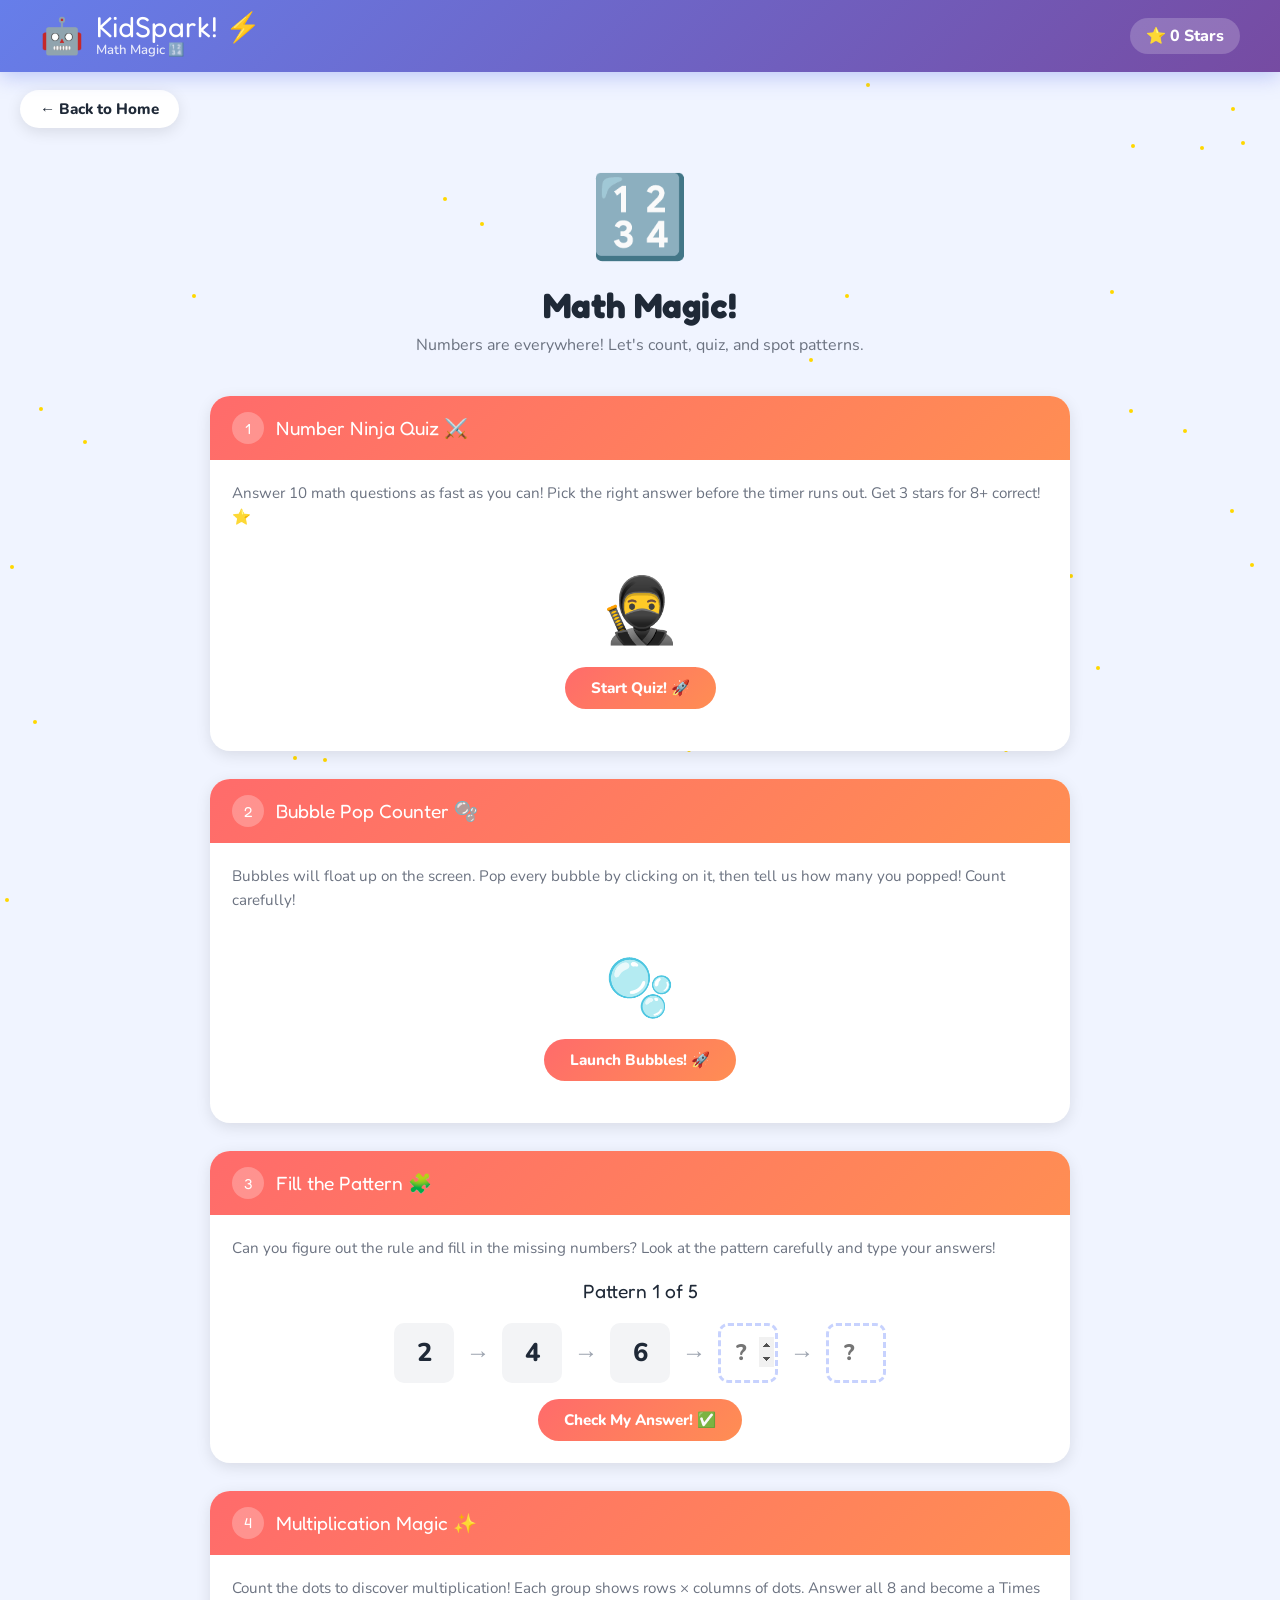
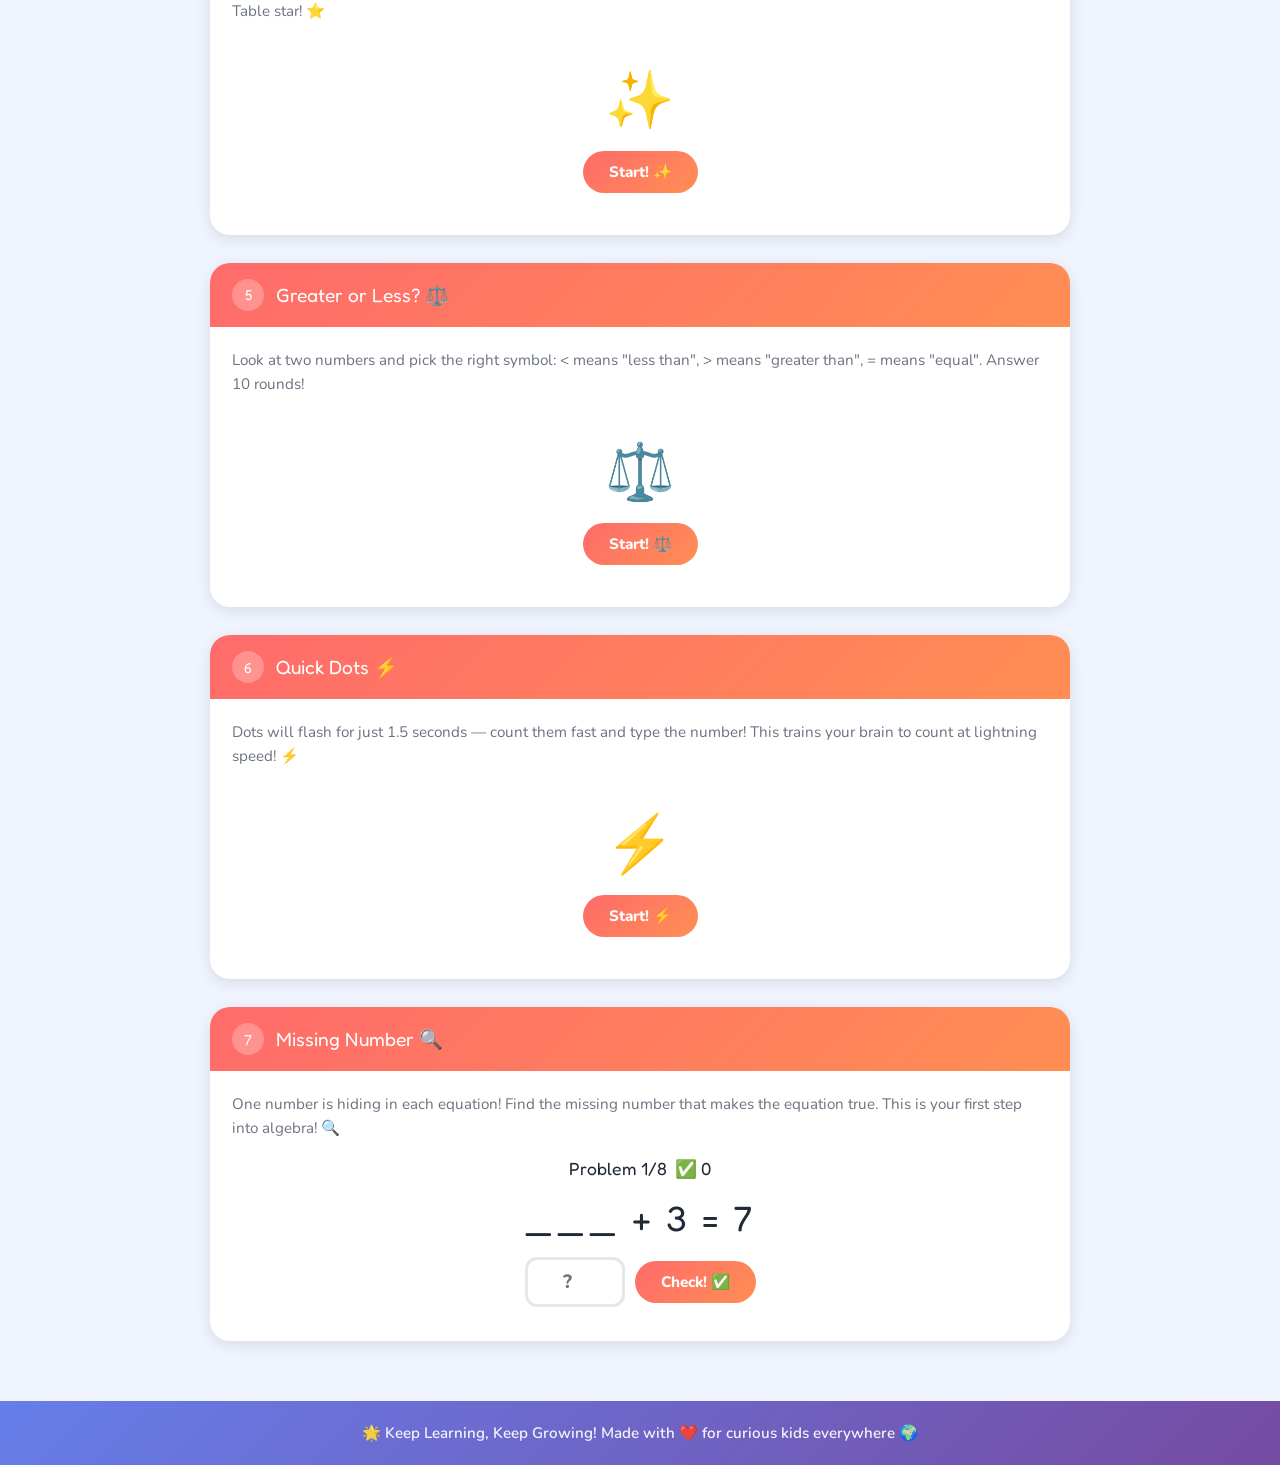
<file: math.html>
<!DOCTYPE html>
<html lang="en">
<head>
<meta charset="UTF-8">
<meta name="viewport" content="width=device-width,initial-scale=1.0">
<title>Math Magic 🔢 – KidSpark</title>
<link rel="stylesheet" href="style.css">
</head>
<body>

<div class="bg-stars" id="bgStars"></div>

<header class="main-header">
  <div class="header-content">
    <span class="mascot-icon">🤖</span>
    <div>
      <div class="header-title">KidSpark! ⚡</div>
      <div class="header-sub">Math Magic 🔢</div>
    </div>
    <div class="stars-pill">⭐ <span id="totalStars">0</span> Stars</div>
  </div>
</header>

<a href="index.html" class="nav-back">← Back to Home</a>

<section class="subject-hero">
  <span class="big-icon">🔢</span>
  <h2>Math Magic!</h2>
  <p>Numbers are everywhere! Let's count, quiz, and spot patterns.</p>
</section>

<div class="activities">

  <!-- ══ ACTIVITY 1: NUMBER NINJA QUIZ ══ -->
  <div class="activity-card">
    <div class="act-header math-hdr">
      <span class="act-num">1</span>
      Number Ninja Quiz ⚔️
    </div>
    <div class="act-body">
      <p class="act-desc">Answer 10 math questions as fast as you can! Pick the right answer before the timer runs out. Get 3 stars for 8+ correct! ⭐</p>

      <div id="quizStart">
        <div style="text-align:center;padding:20px">
          <div style="font-size:4rem;margin-bottom:12px">🥷</div>
          <button class="btn btn-math" onclick="startQuiz()">Start Quiz! 🚀</button>
        </div>
      </div>

      <div id="quizGame" style="display:none">
        <div class="quiz-status">
          <span class="quiz-score-text">Question <span id="qNum">1</span>/10</span>
          <span class="quiz-score-text">✅ <span id="qScore">0</span> correct</span>
          <span class="timer" id="qTimer">⏱ 10</span>
        </div>
        <div class="quiz-q" id="quizQ">3 + 4 = ?</div>
        <div class="quiz-opts" id="quizOpts"></div>
      </div>

      <div id="quizEnd" style="display:none;text-align:center;padding:20px">
        <div id="quizEndEmoji" style="font-size:4rem;margin-bottom:10px">🎉</div>
        <div id="quizEndMsg" style="font-family:'Fredoka One',cursive;font-size:1.5rem;margin-bottom:14px"></div>
        <div id="quizStars" style="font-size:1.8rem;margin-bottom:16px"></div>
        <button class="btn btn-math" onclick="startQuiz()">Play Again! 🔄</button>
      </div>
    </div>
  </div>

  <!-- ══ ACTIVITY 2: BUBBLE POP ══ -->
  <div class="activity-card">
    <div class="act-header math-hdr">
      <span class="act-num">2</span>
      Bubble Pop Counter 🫧
    </div>
    <div class="act-body">
      <p class="act-desc">Bubbles will float up on the screen. Pop every bubble by clicking on it, then tell us how many you popped! Count carefully!</p>

      <div id="bubbleStart" style="text-align:center;padding:20px">
        <div style="font-size:3.5rem;margin-bottom:12px">🫧</div>
        <button class="btn btn-math" onclick="startBubbles()">Launch Bubbles! 🚀</button>
      </div>

      <div id="bubbleGame" style="display:none">
        <p style="text-align:center;font-weight:800;margin-bottom:10px;font-size:1rem">Pop all the bubbles! 🫧</p>
        <div class="bubble-field" id="bubbleField"></div>
        <div id="bubbleQuestion" style="display:none;margin-top:16px;text-align:center">
          <p style="font-family:'Fredoka One',cursive;font-size:1.3rem;margin-bottom:12px">How many bubbles did you pop? 🤔</p>
          <div style="display:flex;gap:10px;justify-content:center;align-items:center">
            <input type="number" class="ans-input" id="bubbleAns" min="1" max="20" placeholder="?">
            <button class="btn btn-math" onclick="checkBubbles()">Check! ✅</button>
          </div>
          <div id="bubbleResult" class="result-box"></div>
        </div>
      </div>
    </div>
  </div>

  <!-- ══ ACTIVITY 3: FILL THE PATTERN ══ -->
  <div class="activity-card">
    <div class="act-header math-hdr">
      <span class="act-num">3</span>
      Fill the Pattern 🧩
    </div>
    <div class="act-body">
      <p class="act-desc">Can you figure out the rule and fill in the missing numbers? Look at the pattern carefully and type your answers!</p>

      <div id="patternArea">
        <div id="patternQ" style="text-align:center;margin-bottom:20px;font-family:'Fredoka One',cursive;font-size:1.2rem">Pattern <span id="patNum">1</span> of 5</div>
        <div class="pattern-row" id="patternRow"></div>
        <div style="text-align:center;margin-top:16px">
          <button class="btn btn-math" onclick="checkPattern()">Check My Answer! ✅</button>
        </div>
        <div id="patternResult" class="result-box" style="margin-top:12px"></div>
        <div id="patternNext" style="display:none;text-align:center;margin-top:12px">
          <button class="btn btn-success" onclick="nextPattern()">Next Pattern ➡️</button>
        </div>
      </div>

      <div id="patternDone" style="display:none;text-align:center;padding:20px">
        <div style="font-size:3.5rem;margin-bottom:12px">🏆</div>
        <div style="font-family:'Fredoka One',cursive;font-size:1.5rem;margin-bottom:14px" id="patternDoneMsg"></div>
        <button class="btn btn-math" onclick="resetPatterns()">Try Again! 🔄</button>
      </div>
    </div>
  </div>

  <!-- ══ ACTIVITY 4: MULTIPLICATION MAGIC ══ -->
  <div class="activity-card">
    <div class="act-header math-hdr">
      <span class="act-num">4</span>
      Multiplication Magic ✨
    </div>
    <div class="act-body">
      <p class="act-desc">Count the dots to discover multiplication! Each group shows rows × columns of dots. Answer all 8 and become a Times Table star! ⭐</p>

      <div id="mulStart" style="text-align:center;padding:20px">
        <div style="font-size:3.5rem;margin-bottom:12px">✨</div>
        <button class="btn btn-math" onclick="startMul()">Start! ✨</button>
      </div>

      <div id="mulGame" style="display:none">
        <div style="display:flex;justify-content:space-between;margin-bottom:12px;font-weight:800;font-size:.95rem">
          <span>Question <span id="mulNum">1</span>/8</span>
          <span>✅ <span id="mulScore">0</span> correct</span>
        </div>
        <div style="text-align:center">
          <div id="mulDots" style="margin:14px auto 10px;display:inline-flex;flex-direction:column;gap:7px"></div>
          <div class="quiz-q" id="mulQ" style="font-size:2rem;margin:8px 0"></div>
          <div class="quiz-opts" id="mulOpts" style="max-width:360px;margin:0 auto"></div>
        </div>
      </div>

      <div id="mulEnd" style="display:none;text-align:center;padding:20px">
        <div id="mulEndEmoji" style="font-size:4rem;margin-bottom:10px">🎉</div>
        <div id="mulEndMsg" style="font-family:'Fredoka One',cursive;font-size:1.4rem;margin-bottom:14px"></div>
        <button class="btn btn-math" onclick="startMul()">Play Again! 🔄</button>
      </div>
    </div>
  </div>

  <!-- ══ ACTIVITY 5: GREATER OR LESS ══ -->
  <div class="activity-card">
    <div class="act-header math-hdr">
      <span class="act-num">5</span>
      Greater or Less? ⚖️
    </div>
    <div class="act-body">
      <p class="act-desc">Look at two numbers and pick the right symbol: &lt; means "less than", &gt; means "greater than", = means "equal". Answer 10 rounds!</p>

      <div id="glStart" style="text-align:center;padding:20px">
        <div style="font-size:3.5rem;margin-bottom:12px">⚖️</div>
        <button class="btn btn-math" onclick="startGL()">Start! ⚖️</button>
      </div>

      <div id="glGame" style="display:none">
        <div style="display:flex;justify-content:space-between;margin-bottom:12px;font-weight:800;font-size:.95rem">
          <span>Round <span id="glNum">1</span>/10</span>
          <span>✅ <span id="glScoreEl">0</span> correct</span>
        </div>
        <div style="display:flex;align-items:center;justify-content:center;gap:24px;margin:18px 0">
          <div id="glLeft" style="font-family:'Fredoka One',cursive;font-size:3.5rem;background:#F3F4F6;padding:14px 24px;border-radius:16px;min-width:90px;text-align:center"></div>
          <div style="font-family:'Fredoka One',cursive;font-size:2rem;color:#9CA3AF">?</div>
          <div id="glRight" style="font-family:'Fredoka One',cursive;font-size:3.5rem;background:#F3F4F6;padding:14px 24px;border-radius:16px;min-width:90px;text-align:center"></div>
        </div>
        <div style="display:flex;gap:14px;justify-content:center;flex-wrap:wrap">
          <button class="btn btn-math" style="font-size:1.8rem;padding:14px 30px" onclick="answerGL('&lt;')">&lt;</button>
          <button class="btn btn-math" style="font-size:1.8rem;padding:14px 30px" onclick="answerGL('=')">=</button>
          <button class="btn btn-math" style="font-size:1.8rem;padding:14px 30px" onclick="answerGL('&gt;')">&gt;</button>
        </div>
        <div id="glResult" class="result-box" style="margin-top:12px"></div>
      </div>

      <div id="glEnd" style="display:none;text-align:center;padding:20px">
        <div id="glEndEmoji" style="font-size:4rem;margin-bottom:10px">🎉</div>
        <div id="glEndMsg" style="font-family:'Fredoka One',cursive;font-size:1.4rem;margin-bottom:14px"></div>
        <button class="btn btn-math" onclick="startGL()">Play Again! 🔄</button>
      </div>
    </div>
  </div>

  <!-- ══ ACTIVITY 6: QUICK DOTS ══ -->
  <div class="activity-card">
    <div class="act-header math-hdr">
      <span class="act-num">6</span>
      Quick Dots ⚡
    </div>
    <div class="act-body">
      <p class="act-desc">Dots will flash for just 1.5 seconds — count them fast and type the number! This trains your brain to count at lightning speed! ⚡</p>

      <div id="qdStart" style="text-align:center;padding:20px">
        <div style="font-size:3.5rem;margin-bottom:12px">⚡</div>
        <button class="btn btn-math" onclick="startQD()">Start! ⚡</button>
      </div>

      <div id="qdGame" style="display:none">
        <div style="display:flex;justify-content:space-between;margin-bottom:12px;font-weight:800;font-size:.95rem">
          <span>Round <span id="qdNum">1</span>/6</span>
          <span>✅ <span id="qdScoreEl">0</span> correct</span>
        </div>
        <div id="qdArena" style="background:#1F2937;border-radius:16px;height:190px;position:relative;margin:10px 0;overflow:hidden;display:flex;align-items:center;justify-content:center">
          <div id="qdReady" style="color:#fff;font-family:'Fredoka One',cursive;font-size:1.4rem;text-align:center;padding:10px">Ready? Dots will flash!</div>
          <div id="qdDots" style="display:none;position:absolute;inset:10px;pointer-events:none"></div>
        </div>
        <div id="qdAnswer" style="display:none;text-align:center;margin-top:12px">
          <p style="font-family:'Fredoka One',cursive;font-size:1.1rem;margin-bottom:10px">How many dots did you see? 🤔</p>
          <div style="display:flex;gap:10px;justify-content:center;align-items:center">
            <input type="number" class="ans-input" id="qdAns" min="1" max="20" placeholder="?">
            <button class="btn btn-math" onclick="checkQD()">Check! ✅</button>
          </div>
          <div id="qdResult" class="result-box" style="margin-top:10px"></div>
        </div>
      </div>

      <div id="qdEnd" style="display:none;text-align:center;padding:20px">
        <div id="qdEndEmoji" style="font-size:4rem;margin-bottom:10px">🧠</div>
        <div id="qdEndMsg" style="font-family:'Fredoka One',cursive;font-size:1.4rem;margin-bottom:14px"></div>
        <button class="btn btn-math" onclick="startQD()">Play Again! 🔄</button>
      </div>
    </div>
  </div>

  <!-- ══ ACTIVITY 7: MISSING NUMBER ══ -->
  <div class="activity-card">
    <div class="act-header math-hdr">
      <span class="act-num">7</span>
      Missing Number 🔍
    </div>
    <div class="act-body">
      <p class="act-desc">One number is hiding in each equation! Find the missing number that makes the equation true. This is your first step into algebra! 🔍</p>

      <div id="mnQ">
        <div style="text-align:center;margin-bottom:14px;font-family:'Fredoka One',cursive;font-size:1.1rem">
          Problem <span id="mnNum">1</span>/8 &nbsp;✅ <span id="mnScoreEl">0</span>
        </div>
        <div class="quiz-q" id="mnEq" style="font-size:2.2rem;letter-spacing:3px;margin:18px 0"></div>
        <div style="display:flex;gap:10px;justify-content:center;align-items:center;margin-bottom:12px">
          <input type="number" class="ans-input" id="mnAns" placeholder="?" style="width:100px">
          <button class="btn btn-math" onclick="checkMN()">Check! ✅</button>
        </div>
        <div id="mnResult" class="result-box"></div>
        <div id="mnNext" style="display:none;text-align:center;margin-top:10px">
          <button class="btn btn-success" onclick="nextMN()">Next ➡️</button>
        </div>
      </div>

      <div id="mnDone" style="display:none;text-align:center;padding:20px">
        <div style="font-size:3.5rem;margin-bottom:12px" id="mnDoneEmoji">🏆</div>
        <div style="font-family:'Fredoka One',cursive;font-size:1.4rem;margin-bottom:14px" id="mnDoneMsg"></div>
        <button class="btn btn-math" onclick="resetMN()">Try Again! 🔄</button>
      </div>
    </div>
  </div>

</div>

<footer class="main-footer">🌟 Keep Learning, Keep Growing! Made with ❤️ for curious kids everywhere 🌍</footer>

<script src="app.js"></script>
<script>
// ── NUMBER NINJA QUIZ ──
const OPS = [
  (a,b) => ({ q:`${a} + ${b}`, ans: a+b }),
  (a,b) => ({ q:`${a+b} - ${b}`, ans: a }),
  (a,b) => ({ q:`${a} × ${b}`, ans: a*b }),
];

let qIdx=0, qScore=0, qTotal=10, qTimer=null, qTimerVal=10, answered=false;

function randInt(min,max){ return Math.floor(Math.random()*(max-min+1))+min; }

function genQuestion(){
  const opIdx = randInt(0, OPS.length-1);
  let a,b;
  if(opIdx===0){ a=randInt(1,12); b=randInt(1,12); }
  else if(opIdx===1){ a=randInt(1,12); b=randInt(1,12); }
  else { a=randInt(2,6); b=randInt(2,6); }
  return OPS[opIdx](a,b);
}

function genOptions(ans){
  const opts = new Set([ans]);
  while(opts.size<4){
    const off = randInt(1,6);
    const w = ans + (Math.random()>.5 ? off : -off);
    if(w>=0 && w<=100) opts.add(w);
  }
  return [...opts].sort(()=>Math.random()-.5);
}

let curQ;
function startQuiz(){
  qIdx=0; qScore=0; answered=false;
  document.getElementById('quizStart').style.display='none';
  document.getElementById('quizEnd').style.display='none';
  document.getElementById('quizGame').style.display='block';
  showQ();
}

function showQ(){
  if(qIdx>=qTotal){ endQuiz(); return; }
  answered=false;
  curQ = genQuestion();
  const opts = genOptions(curQ.ans);
  document.getElementById('qNum').textContent = qIdx+1;
  document.getElementById('qScore').textContent = qScore;
  document.getElementById('quizQ').textContent = curQ.q + ' = ?';
  const optsEl = document.getElementById('quizOpts');
  optsEl.innerHTML = opts.map(o=>`<button class="quiz-opt" onclick="answerQ(this,${o},${curQ.ans})">${o}</button>`).join('');
  startTimer();
}

function startTimer(){
  qTimerVal=10;
  clearInterval(qTimer);
  const timerEl = document.getElementById('qTimer');
  timerEl.classList.remove('urgent');
  timerEl.textContent = '⏱ 10';
  qTimer=setInterval(()=>{
    qTimerVal--;
    timerEl.textContent='⏱ '+qTimerVal;
    if(qTimerVal<=3) timerEl.classList.add('urgent');
    if(qTimerVal<=0){
      clearInterval(qTimer);
      if(!answered){
        markWrong();
        setTimeout(()=>{ qIdx++; showQ(); },1000);
      }
    }
  },1000);
}

function answerQ(btn, chosen, correct){
  if(answered) return;
  answered=true;
  clearInterval(qTimer);
  const optsEl=document.getElementById('quizOpts');
  [...optsEl.children].forEach(b=>b.disabled=true);
  if(chosen===correct){
    btn.classList.add('correct');
    qScore++;
    beep('correct');
  } else {
    btn.classList.add('wrong');
    beep('wrong');
    [...optsEl.children].forEach(b=>{ if(+b.textContent===correct) b.classList.add('correct'); });
  }
  setTimeout(()=>{ qIdx++; showQ(); },900);
}

function markWrong(){
  beep('wrong');
  document.getElementById('quizQ').style.color='#FF6B6B';
  setTimeout(()=>{ document.getElementById('quizQ').style.color=''; },500);
}

function endQuiz(){
  clearInterval(qTimer);
  document.getElementById('quizGame').style.display='none';
  document.getElementById('quizEnd').style.display='block';
  let stars=0, emoji='😢', msg='';
  if(qScore>=8){ stars=3; emoji='🏆'; msg=`Incredible! ${qScore}/10 correct! You're a Math Ninja!`; }
  else if(qScore>=6){ stars=2; emoji='🌟'; msg=`Great job! ${qScore}/10 correct! Keep practicing!`; }
  else if(qScore>=4){ stars=1; emoji='👍'; msg=`Good try! ${qScore}/10 correct! You're getting better!`; }
  else { emoji='💪'; msg=`${qScore}/10 correct! Don't give up — try again!`; }
  document.getElementById('quizEndEmoji').textContent=emoji;
  document.getElementById('quizEndMsg').textContent=msg;
  document.getElementById('quizStars').textContent='⭐'.repeat(stars) || '(No stars this time — try again!)';
  if(stars>0){ addStars(stars,'math'); confetti(); }
}

// ── BUBBLE POP ──
let bubbleCount=0, poppedCount=0, bubblesDone=false;

function startBubbles(){
  document.getElementById('bubbleStart').style.display='none';
  document.getElementById('bubbleGame').style.display='block';
  bubbleCount = randInt(5,12);
  poppedCount = 0;
  bubblesDone = false;
  document.getElementById('bubbleQuestion').style.display='none';
  document.getElementById('bubbleResult').className='result-box';
  const field = document.getElementById('bubbleField');
  field.innerHTML='';
  const colors=['#FF6B6B','#4ECDC4','#FFD700','#A78BFA','#34D399','#F59E0B','#FF9FF3','#87CEEB'];
  for(let i=0;i<bubbleCount;i++){
    setTimeout(()=>{
      const b=document.createElement('div');
      b.className='bubble';
      const size=50+randInt(0,25);
      b.style.cssText=`
        left:${randInt(5,75)}%;
        bottom:0;
        width:${size}px;height:${size}px;
        background:${colors[i%colors.length]};
        animation-duration:${3+Math.random()*3}s;
        animation-delay:0s;
      `;
      b.textContent=i+1;
      b.onclick=()=>popBubble(b);
      field.appendChild(b);
    }, i*400);
  }
  // Auto-show question after all bubbles launched + float time
  setTimeout(()=>{
    bubblesDone=true;
    document.getElementById('bubbleQuestion').style.display='block';
    document.getElementById('bubbleAns').value='';
    document.getElementById('bubbleAns').focus();
  }, bubbleCount*400 + 4000);
}

function popBubble(b){
  if(b.classList.contains('popped')) return;
  b.classList.add('pop');
  beep('pop');
  poppedCount++;
  setTimeout(()=>b.remove(),250);
  if(poppedCount===bubbleCount && !bubblesDone){
    bubblesDone=true;
    setTimeout(()=>{
      document.getElementById('bubbleQuestion').style.display='block';
      document.getElementById('bubbleAns').value='';
      document.getElementById('bubbleAns').focus();
    },500);
  }
}

function checkBubbles(){
  const ans=parseInt(document.getElementById('bubbleAns').value);
  const res=document.getElementById('bubbleResult');
  if(ans===bubbleCount){
    res.className='result-box show ok';
    res.innerHTML='<span class="r-emoji">🎉</span><span class="r-txt">Correct! There were '+bubbleCount+' bubbles! You counted perfectly!</span>';
    addStars(2,'math');
    beep('win');
    confetti();
  } else {
    res.className='result-box show err';
    res.innerHTML='<span class="r-emoji">🤔</span><span class="r-txt">Not quite! There were '+bubbleCount+' bubbles. Try again!</span>';
    beep('wrong');
    // reset
    setTimeout(startBubbles, 1500);
  }
}

// ── FILL THE PATTERN ──
const patterns=[
  { seq:[2,4,6,null,null], ans:[8,10], rule:'Count by 2s! Add 2 each time.' },
  { seq:[1,3,5,7,null,null], ans:[9,11], rule:'Odd numbers! Add 2 each time.' },
  { seq:[5,10,15,null,null], ans:[20,25], rule:'Count by 5s! Add 5 each time.' },
  { seq:[20,18,16,null,null], ans:[14,12], rule:'Count down by 2s! Subtract 2 each time.' },
  { seq:[1,2,4,8,null,null], ans:[16,32], rule:'Doubling! Multiply by 2 each time.' },
];
let pIdx=0, pScore=0;

function renderPattern(){
  const p=patterns[pIdx];
  document.getElementById('patNum').textContent=pIdx+1;
  document.getElementById('patternResult').className='result-box';
  document.getElementById('patternNext').style.display='none';
  const row=document.getElementById('patternRow');
  row.innerHTML=p.seq.map((v,i)=>{
    if(v===null) return `<div class="p-item p-blank"><input type="number" class="p-input-${i}" id="pi${i}" style="width:52px;height:52px;border:none;background:none;text-align:center;font-size:1.4rem;font-weight:800;font-family:Nunito,sans-serif;outline:none;border-radius:7px;" placeholder="?"></div>`;
    return `<div class="p-item">${v}</div>`;
  }).join('<span style="font-size:1.5rem;color:#9CA3AF">→</span>');
  // focus first blank
  setTimeout(()=>{ const fi=p.seq.findIndex(v=>v===null); if(fi>=0) document.getElementById('pi'+fi).focus(); },100);
}

function checkPattern(){
  const p=patterns[pIdx];
  const blanks=p.seq.map((v,i)=>v===null?i:-1).filter(i=>i>=0);
  let allCorrect=true;
  blanks.forEach((bi,j)=>{
    const inp=document.getElementById('pi'+bi);
    if(!inp) return;
    if(parseInt(inp.value)!==p.ans[j]){ allCorrect=false; inp.style.background='#FEE2E2'; }
    else inp.style.background='#D1FAE5';
  });
  const res=document.getElementById('patternResult');
  if(allCorrect){
    res.className='result-box show ok';
    res.innerHTML=`<span class="r-emoji">🎉</span><span class="r-txt">Correct! ${p.rule}</span>`;
    pScore++;
    addStars(1,'math');
    beep('correct');
    if(pIdx<patterns.length-1){
      document.getElementById('patternNext').style.display='block';
    } else {
      setTimeout(()=>{
        document.getElementById('patternArea').style.display='none';
        document.getElementById('patternDone').style.display='block';
        const msg=pScore>=4?`Amazing! ${pScore}/5 patterns solved! You're a Pattern Pro! 🏆`:`Good effort! ${pScore}/5 solved! Try again to improve!`;
        document.getElementById('patternDoneMsg').textContent=msg;
        if(pScore>=4){ confetti(); addStars(2,'math'); }
      },1200);
    }
  } else {
    res.className='result-box show err';
    res.innerHTML='<span class="r-emoji">🤔</span><span class="r-txt">Not quite! Look at the numbers again and try to find the rule.</span>';
    beep('wrong');
  }
}

function nextPattern(){ pIdx++; renderPattern(); }
function resetPatterns(){ pIdx=0; pScore=0; document.getElementById('patternDone').style.display='none'; document.getElementById('patternArea').style.display='block'; renderPattern(); }
renderPattern();

// ── MULTIPLICATION MAGIC ──
const mulProblems=[{a:2,b:3},{a:3,b:4},{a:2,b:5},{a:4,b:4},{a:3,b:5},{a:2,b:6},{a:4,b:3},{a:5,b:5}];
const mulColors=['#FF6B6B','#4ECDC4','#FFD700','#A78BFA','#34D399','#F59E0B','#FF9FF3','#87CEEB'];
let mulIdx=0, mulScore2=0, mulAnswered=false;

function startMul(){
  mulIdx=0; mulScore2=0; mulAnswered=false;
  document.getElementById('mulStart').style.display='none';
  document.getElementById('mulEnd').style.display='none';
  document.getElementById('mulGame').style.display='block';
  showMul();
}
function showMul(){
  if(mulIdx>=mulProblems.length){ endMul(); return; }
  mulAnswered=false;
  const {a,b}=mulProblems[mulIdx];
  document.getElementById('mulNum').textContent=mulIdx+1;
  document.getElementById('mulScore').textContent=mulScore2;
  const dotsEl=document.getElementById('mulDots');
  dotsEl.innerHTML='';
  const col=mulColors[mulIdx%mulColors.length];
  for(let r=0;r<a;r++){
    const row=document.createElement('div');
    row.style.cssText='display:flex;gap:8px;justify-content:center';
    for(let c=0;c<b;c++){
      const d=document.createElement('div');
      d.style.cssText=`width:22px;height:22px;border-radius:50%;background:${col};box-shadow:0 2px 6px rgba(0,0,0,.2)`;
      row.appendChild(d);
    }
    dotsEl.appendChild(row);
  }
  document.getElementById('mulQ').textContent=`${a} × ${b} = ?`;
  const ans=a*b;
  document.getElementById('mulOpts').innerHTML=genOptions(ans).map(o=>
    `<button class="quiz-opt" onclick="answerMul(this,${o},${ans})">${o}</button>`
  ).join('');
}
function answerMul(btn,chosen,correct){
  if(mulAnswered) return; mulAnswered=true;
  document.querySelectorAll('#mulOpts .quiz-opt').forEach(b=>b.disabled=true);
  if(chosen===correct){ btn.classList.add('correct'); mulScore2++; beep('correct'); }
  else { btn.classList.add('wrong'); beep('wrong'); document.querySelectorAll('#mulOpts .quiz-opt').forEach(b=>{ if(+b.textContent===correct) b.classList.add('correct'); }); }
  setTimeout(()=>{ mulIdx++; showMul(); },900);
}
function endMul(){
  document.getElementById('mulGame').style.display='none';
  document.getElementById('mulEnd').style.display='block';
  const s=mulScore2>=7?3:mulScore2>=5?2:mulScore2>=3?1:0;
  document.getElementById('mulEndEmoji').textContent=s>=3?'🏆':s>=2?'🌟':'💪';
  document.getElementById('mulEndMsg').textContent=`${mulScore2}/8 correct! ${s>=3?'Times Table Master! 🏆':s>=2?'Great multiplication!':'Keep practising the times tables!'}`;
  if(s>0){ addStars(s,'math'); confetti(); }
}

// ── GREATER OR LESS ──
let glIdx=0,glScore=0,glA=0,glB=0,glAnswered=false;
function startGL(){
  glIdx=0; glScore=0; glAnswered=false;
  document.getElementById('glStart').style.display='none';
  document.getElementById('glEnd').style.display='none';
  document.getElementById('glGame').style.display='block';
  showGL();
}
function showGL(){
  if(glIdx>=10){ endGL(); return; }
  glAnswered=false;
  glA=randInt(1,99); glB=randInt(1,99);
  if(Math.random()<0.15) glB=glA;
  document.getElementById('glNum').textContent=glIdx+1;
  document.getElementById('glScoreEl').textContent=glScore;
  document.getElementById('glLeft').textContent=glA;
  document.getElementById('glRight').textContent=glB;
  document.getElementById('glResult').className='result-box';
  document.querySelectorAll('#glGame .btn-math').forEach(b=>b.disabled=false);
}
function answerGL(sym){
  if(glAnswered) return; glAnswered=true;
  document.querySelectorAll('#glGame .btn-math').forEach(b=>b.disabled=true);
  const correct=glA<glB?'<':glA>glB?'>':'=';
  const res=document.getElementById('glResult');
  if(sym===correct){
    res.className='result-box show ok';
    res.innerHTML=`<span class="r-emoji">✅</span><span class="r-txt">${glA} ${correct} ${glB} — correct!</span>`;
    glScore++; beep('correct');
  } else {
    const word=correct==='<'?'less than':correct==='>'?'greater than':'equal to';
    res.className='result-box show err';
    res.innerHTML=`<span class="r-emoji">❌</span><span class="r-txt">${glA} is ${word} ${glB}, so the answer is "${correct}"!</span>`;
    beep('wrong');
  }
  glIdx++;
  setTimeout(showGL,1200);
}
function endGL(){
  document.getElementById('glGame').style.display='none';
  document.getElementById('glEnd').style.display='block';
  const s=glScore>=9?3:glScore>=7?2:glScore>=5?1:0;
  document.getElementById('glEndEmoji').textContent=s>=3?'🏆':s>=2?'🌟':'💪';
  document.getElementById('glEndMsg').textContent=`${glScore}/10 correct! ${s>=3?'Number Champion! 🏆':s>=2?'Great comparing!':'Keep practising!'}`;
  if(s>0){ addStars(s,'math'); confetti(); }
}

// ── QUICK DOTS ──
const qdCounts=[4,7,5,11,8,13];
let qdIdx=0,qdScoreVal=0,qdCurrent=0;
function startQD(){
  qdIdx=0; qdScoreVal=0;
  document.getElementById('qdStart').style.display='none';
  document.getElementById('qdEnd').style.display='none';
  document.getElementById('qdGame').style.display='block';
  showQD();
}
function showQD(){
  if(qdIdx>=qdCounts.length){ endQD(); return; }
  const shuffled=[...qdCounts].sort(()=>Math.random()-.5);
  qdCurrent=shuffled[qdIdx];
  document.getElementById('qdNum').textContent=qdIdx+1;
  document.getElementById('qdScoreEl').textContent=qdScoreVal;
  document.getElementById('qdAnswer').style.display='none';
  document.getElementById('qdResult').className='result-box';
  document.getElementById('qdAns').value='';
  const ready=document.getElementById('qdReady');
  const dots=document.getElementById('qdDots');
  ready.style.display='block'; dots.style.display='none'; dots.innerHTML='';
  let count=3;
  ready.textContent='Get ready... '+count;
  const cd=setInterval(()=>{
    count--;
    if(count>0){ ready.textContent='Get ready... '+count; }
    else {
      clearInterval(cd);
      ready.style.display='none';
      const cols=['#FF6B6B','#4ECDC4','#FFD700','#A78BFA','#34D399'];
      for(let i=0;i<qdCurrent;i++){
        const d=document.createElement('div');
        d.style.cssText=`position:absolute;width:24px;height:24px;border-radius:50%;background:${cols[i%cols.length]};left:${randInt(4,86)}%;top:${randInt(8,74)}%;box-shadow:0 2px 6px rgba(0,0,0,.3)`;
        dots.appendChild(d);
      }
      dots.style.display='block';
      setTimeout(()=>{
        dots.style.display='none';
        ready.textContent='Time\'s up! How many dots?';
        ready.style.display='block';
        document.getElementById('qdAnswer').style.display='block';
        setTimeout(()=>document.getElementById('qdAns').focus(),50);
      },1500);
    }
  },800);
}
function checkQD(){
  const ans=parseInt(document.getElementById('qdAns').value);
  const res=document.getElementById('qdResult');
  if(ans===qdCurrent){
    res.className='result-box show ok';
    res.innerHTML=`<span class="r-emoji">✅</span><span class="r-txt">Correct! There were ${qdCurrent} dots! Great visual memory!</span>`;
    qdScoreVal++; beep('correct');
  } else {
    res.className='result-box show err';
    res.innerHTML=`<span class="r-emoji">🤔</span><span class="r-txt">There were ${qdCurrent} dots! You said ${ans}. Close!</span>`;
    beep('wrong');
  }
  qdIdx++;
  setTimeout(showQD,1500);
}
function endQD(){
  document.getElementById('qdGame').style.display='none';
  document.getElementById('qdEnd').style.display='block';
  const s=qdScoreVal>=5?3:qdScoreVal>=3?2:qdScoreVal>=1?1:0;
  document.getElementById('qdEndEmoji').textContent=s>=3?'🧠':s>=2?'⚡':'👍';
  document.getElementById('qdEndMsg').textContent=`${qdScoreVal}/6 correct! ${s>=3?'Lightning Brain! You counted at super-speed!':s>=2?'Great visual memory!':'Practice makes perfect!'}`;
  if(s>0){ addStars(s,'math'); if(s>=2) confetti(); }
}

// ── MISSING NUMBER ──
const mnProblems=[
  {eq:'___ + 3 = 7',   ans:4,  full:'4 + 3 = 7'},
  {eq:'5 + ___ = 12',  ans:7,  full:'5 + 7 = 12'},
  {eq:'10 - ___ = 4',  ans:6,  full:'10 - 6 = 4'},
  {eq:'___ - 5 = 8',   ans:13, full:'13 - 5 = 8'},
  {eq:'3 × ___ = 15',  ans:5,  full:'3 × 5 = 15'},
  {eq:'___ × 4 = 20',  ans:5,  full:'5 × 4 = 20'},
  {eq:'___ + 9 = 17',  ans:8,  full:'8 + 9 = 17'},
  {eq:'20 - ___ = 13', ans:7,  full:'20 - 7 = 13'},
];
let mnIdx=0,mnScore=0,mnAnswered=false;
function renderMN(){
  if(mnIdx>=mnProblems.length){ endMN(); return; }
  mnAnswered=false;
  document.getElementById('mnNum').textContent=mnIdx+1;
  document.getElementById('mnScoreEl').textContent=mnScore;
  document.getElementById('mnEq').textContent=mnProblems[mnIdx].eq;
  document.getElementById('mnAns').value='';
  document.getElementById('mnResult').className='result-box';
  document.getElementById('mnNext').style.display='none';
  setTimeout(()=>document.getElementById('mnAns').focus(),80);
}
function checkMN(){
  if(mnAnswered) return;
  const val=parseInt(document.getElementById('mnAns').value);
  const p=mnProblems[mnIdx];
  const res=document.getElementById('mnResult');
  if(isNaN(val)){ res.className='result-box show err'; res.innerHTML='<span class="r-emoji">🤔</span><span class="r-txt">Please type a number!</span>'; return; }
  mnAnswered=true;
  if(val===p.ans){
    res.className='result-box show ok';
    res.innerHTML=`<span class="r-emoji">✅</span><span class="r-txt">Correct! ${p.full} ✓</span>`;
    mnScore++; beep('correct');
    document.getElementById('mnScoreEl').textContent=mnScore;
    if(mnIdx<mnProblems.length-1) document.getElementById('mnNext').style.display='block';
    else setTimeout(endMN,1000);
  } else {
    res.className='result-box show err';
    res.innerHTML=`<span class="r-emoji">❌</span><span class="r-txt">Not quite! The answer is ${p.ans}. ${p.full} ✓</span>`;
    beep('wrong');
    setTimeout(()=>{ mnAnswered=false; mnIdx++; renderMN(); },1600);
  }
}
function nextMN(){ mnIdx++; renderMN(); }
function endMN(){
  document.getElementById('mnQ').style.display='none';
  document.getElementById('mnDone').style.display='block';
  const s=mnScore>=7?3:mnScore>=5?2:mnScore>=3?1:0;
  document.getElementById('mnDoneEmoji').textContent=s>=3?'🏆':s>=2?'⭐':'💪';
  document.getElementById('mnDoneMsg').textContent=`${mnScore}/8 correct! ${s>=3?'Algebra Star! 🏆':s>=2?'Great number detective work!':'Keep practising!'}`;
  if(s>0){ addStars(s,'math'); confetti(); }
}
function resetMN(){
  mnIdx=0; mnScore=0;
  document.getElementById('mnQ').style.display='block';
  document.getElementById('mnDone').style.display='none';
  renderMN();
}
renderMN();
</script>
</body>
</html>
</file>
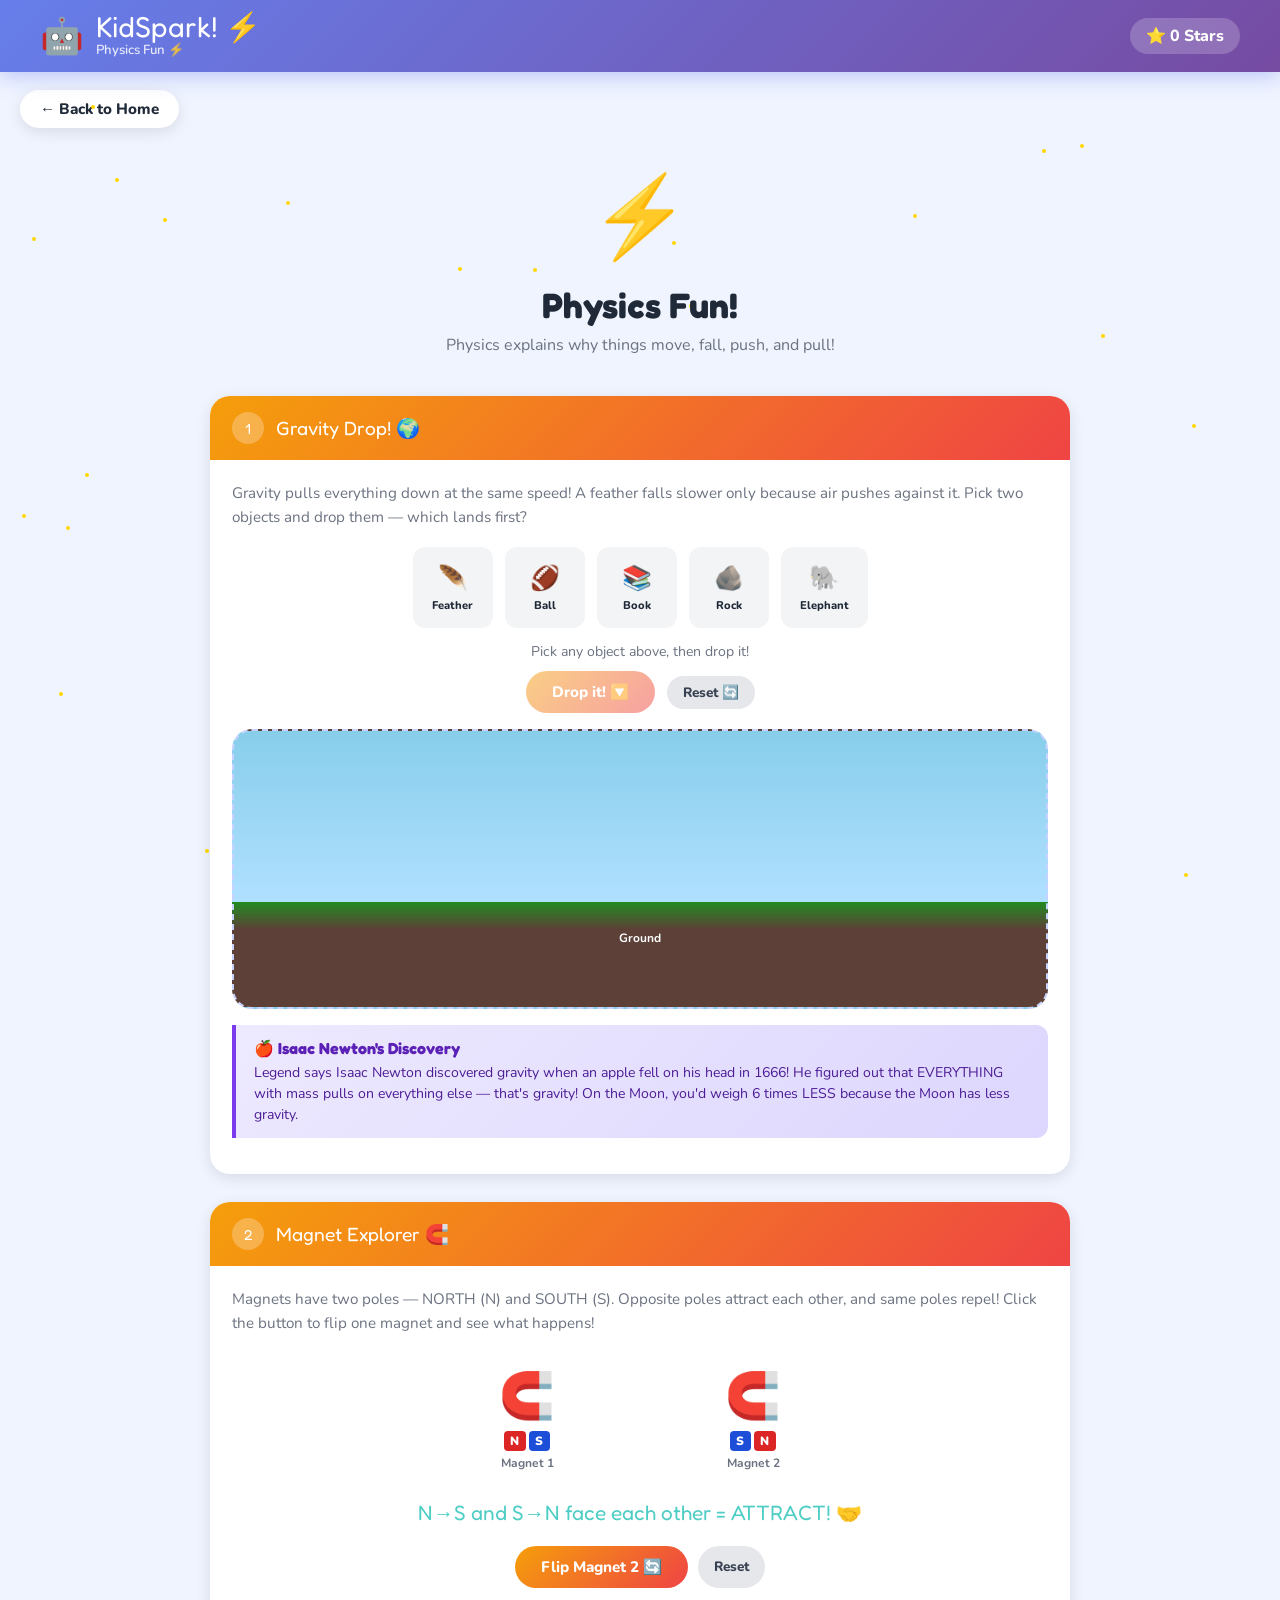
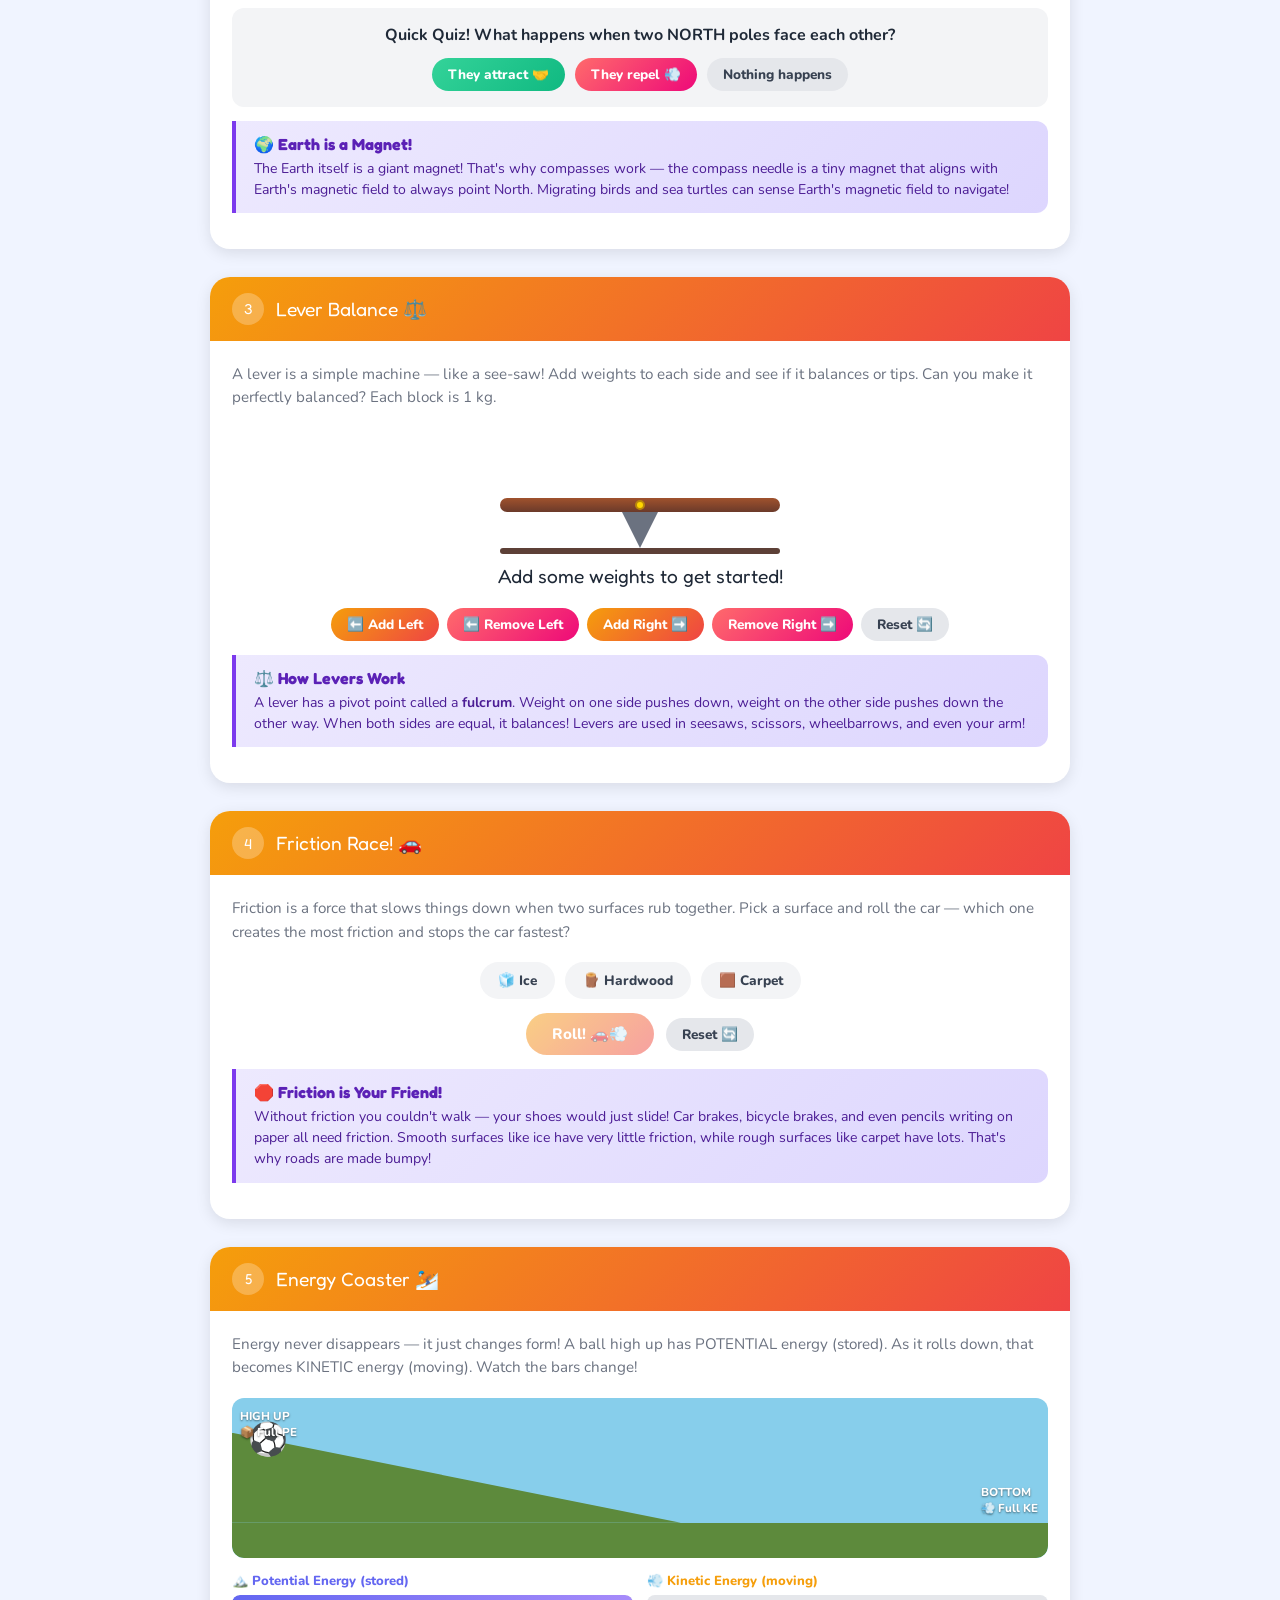
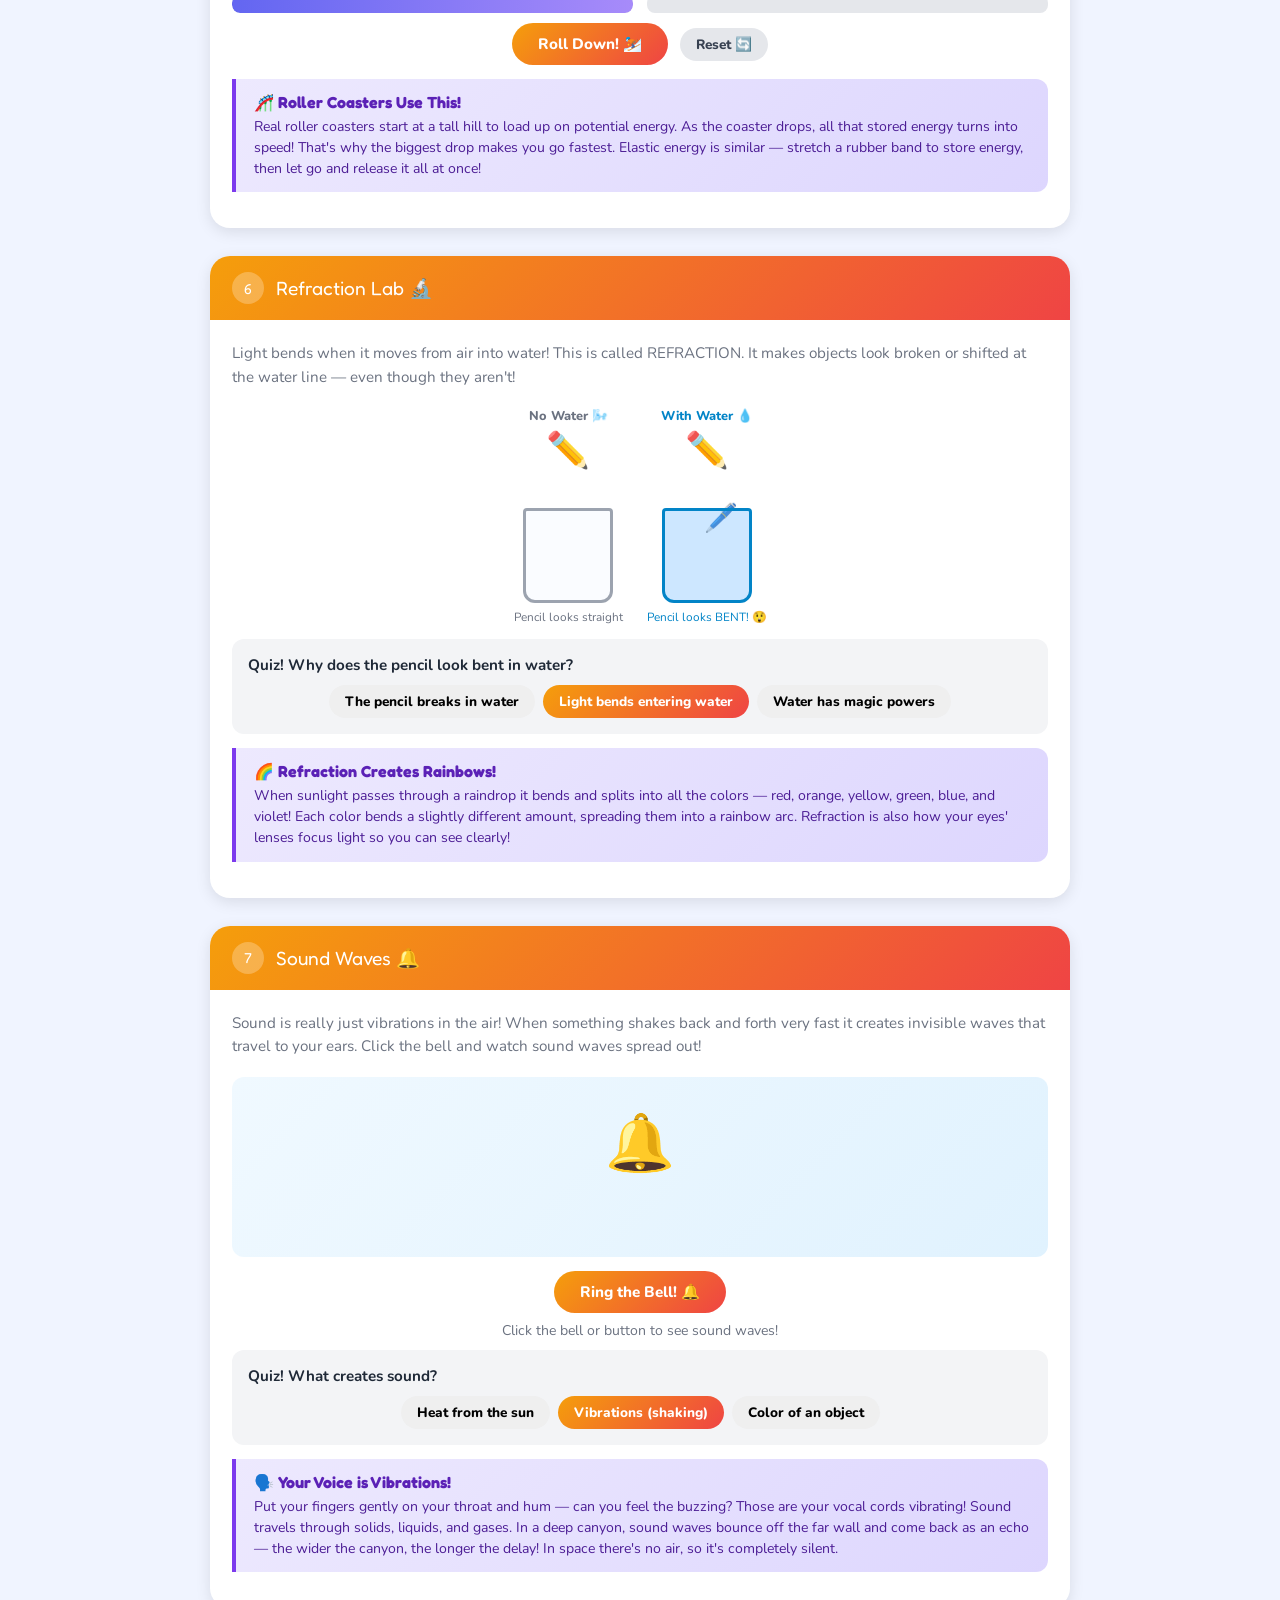
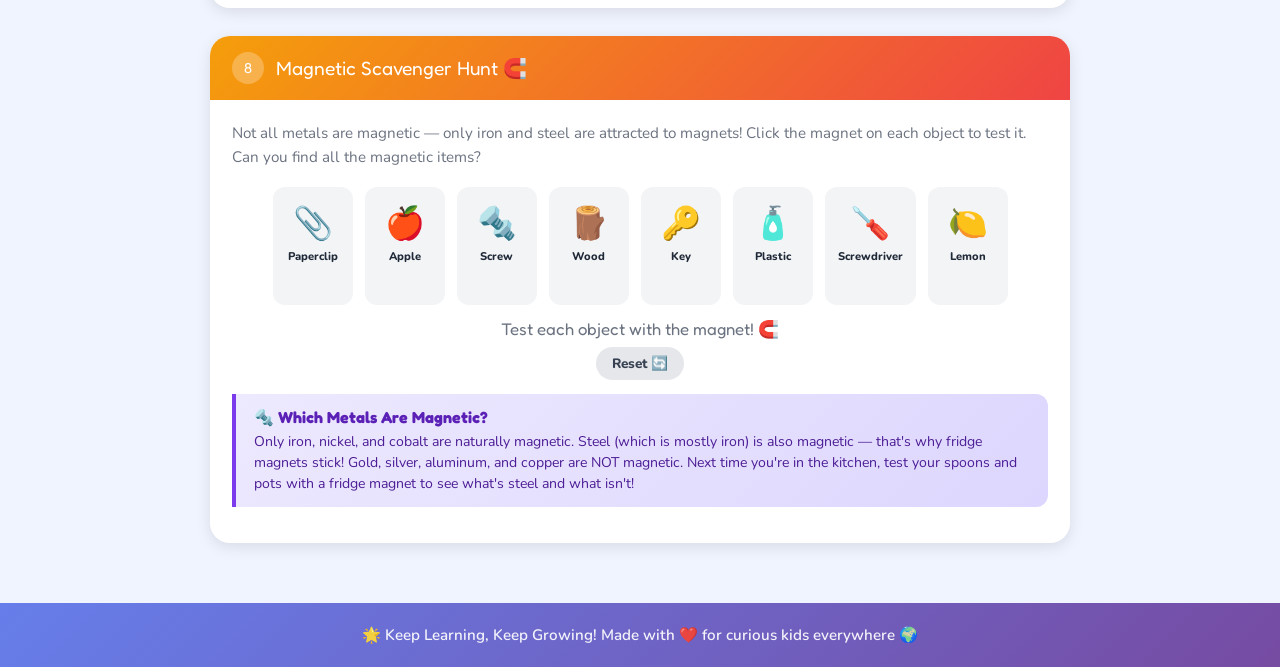
<file: physics.html>
<!DOCTYPE html>
<html lang="en">
<head>
<meta charset="UTF-8">
<meta name="viewport" content="width=device-width,initial-scale=1.0">
<title>Physics Fun ⚡ – KidSpark</title>
<link rel="stylesheet" href="style.css">
<style>
  .obj-picker{display:flex;gap:12px;flex-wrap:wrap;justify-content:center;margin:14px 0}
  .obj-btn{padding:12px 16px;border-radius:var(--r-sm);font-size:1.5rem;background:#F3F4F6;border:3px solid transparent;cursor:pointer;transition:all .2s;text-align:center;min-width:80px}
  .obj-btn:hover{transform:scale(1.06)}
  .obj-btn.selected{border-color:#F59E0B;background:#FEF3C7}
  .obj-btn .obj-name{font-size:.7rem;font-weight:800;display:block;margin-top:4px}
  .drop-sky{background:linear-gradient(to bottom,#87CEEB 0%,#B0E0FF 65%,#228B22 65%,#228B22 72%,#8B4513 72%,#8B4513 100%)}
  .falling-obj{position:absolute;font-size:2.4rem;top:10%;transition:top var(--fall-dur,0.8s) cubic-bezier(.33,0,.66,1);left:50%;transform:translateX(-50%)}
  .falling-obj.landed{top:55%!important}
  /* magnets */
  .mag-wrap{display:flex;align-items:center;justify-content:center;gap:var(--mgap,60px);height:130px;transition:gap .7s ease;margin:16px 0}
  .mag-body{display:flex;flex-direction:column;font-size:2.4rem;user-select:none;align-items:center;transition:all .7s}
  .pole-label{font-size:.75rem;font-weight:900;letter-spacing:.05em;padding:2px 6px;border-radius:4px;color:#fff;display:inline-block}
  .north-pole{background:#DC2626}
  .south-pole{background:#1D4ED8}
  .mag-arrow{font-size:1.5rem;opacity:0;transition:opacity .4s}
  /* lever */
  .lever-wrap{display:flex;flex-direction:column;align-items:center;gap:0;margin:10px 0}
  .lever-beam{width:280px;height:14px;background:linear-gradient(#A0522D,#6B3A2A);border-radius:7px;transform-origin:50% 50%;transition:transform .4s ease;position:relative}
  .beam-center{position:absolute;top:50%;left:50%;transform:translate(-50%,-50%);width:10px;height:10px;background:#FFD700;border-radius:50%;border:2px solid #B8860B}
  .tri{width:0;height:0;border-left:18px solid transparent;border-right:18px solid transparent;border-bottom:0;border-top:36px solid #6B7280;margin:0 auto}
  .base-line{width:280px;height:6px;background:#5D4037;border-radius:3px}
  .lw-panels{display:flex;justify-content:space-between;width:280px}
  .lw-side{display:flex;flex-direction:column;align-items:center;gap:4px;min-height:70px;justify-content:flex-end;padding-bottom:4px;min-width:80px}
  .wt{width:46px;height:20px;background:linear-gradient(135deg,#6366F1,#4338CA);border-radius:4px;color:#fff;font-size:.68rem;font-weight:800;display:flex;align-items:center;justify-content:center;box-shadow:0 2px 4px rgba(0,0,0,.25)}
  .lw-btns{display:flex;gap:8px;flex-wrap:wrap;justify-content:center;margin-top:12px}
  .balance-msg{font-family:'Fredoka One',cursive;font-size:1.2rem;text-align:center;margin:10px 0;min-height:32px;transition:color .3s}
  .rainbow-canvas{display:block;max-width:100%;border-radius:12px}
  @keyframes waveRing{0%{transform:translate(-50%,-50%) scale(1);opacity:.85}100%{transform:translate(-50%,-50%) scale(5.8);opacity:0}}
  .surface-btn{background:#F3F4F6;color:#374151;border:2px solid transparent;transition:all .2s}
  .surface-btn.active{background:#F59E0B;color:#fff;border-color:#D97706}
  .hunt-item{cursor:pointer;padding:12px 10px;background:#F3F4F6;border-radius:12px;text-align:center;min-width:80px;border:3px solid transparent;transition:all .2s;user-select:none}
  .hunt-item:hover{transform:scale(1.06)}
</style>
</head>
<body>

<div class="bg-stars" id="bgStars"></div>

<header class="main-header">
  <div class="header-content">
    <span class="mascot-icon">🤖</span>
    <div>
      <div class="header-title">KidSpark! ⚡</div>
      <div class="header-sub">Physics Fun ⚡</div>
    </div>
    <div class="stars-pill">⭐ <span id="totalStars">0</span> Stars</div>
  </div>
</header>

<a href="index.html" class="nav-back">← Back to Home</a>

<section class="subject-hero">
  <span class="big-icon">⚡</span>
  <h2>Physics Fun!</h2>
  <p>Physics explains why things move, fall, push, and pull!</p>
</section>

<div class="activities">

  <!-- ══ ACTIVITY 1: GRAVITY DROP ══ -->
  <div class="activity-card">
    <div class="act-header physics-hdr">
      <span class="act-num">1</span>
      Gravity Drop! 🌍
    </div>
    <div class="act-body">
      <p class="act-desc">Gravity pulls everything down at the same speed! A feather falls slower only because air pushes against it. Pick two objects and drop them — which lands first?</p>

      <div class="obj-picker" id="objPicker">
        <div class="obj-btn" onclick="selectObj(this,'🪶','Feather',2.8)"><span>🪶</span><span class="obj-name">Feather</span></div>
        <div class="obj-btn" onclick="selectObj(this,'🏈','Ball',0.9)"><span>🏈</span><span class="obj-name">Ball</span></div>
        <div class="obj-btn" onclick="selectObj(this,'📚','Book',0.9)"><span>📚</span><span class="obj-name">Book</span></div>
        <div class="obj-btn" onclick="selectObj(this,'🪨','Rock',0.9)"><span>🪨</span><span class="obj-name">Rock</span></div>
        <div class="obj-btn" onclick="selectObj(this,'🐘','Elephant',0.9)"><span>🐘</span><span class="obj-name">Elephant</span></div>
      </div>

      <p style="text-align:center;font-size:.88rem;color:var(--mid);margin-bottom:10px" id="dropInstruct">Pick any object above, then drop it!</p>
      <div style="text-align:center;margin-bottom:14px">
        <button class="btn btn-physics" id="dropBtn" onclick="dropObject()" disabled>Drop it! 🔽</button>
        <button class="btn btn-sm" style="margin-left:8px;background:#E5E7EB;color:#374151" onclick="resetDrop()">Reset 🔄</button>
      </div>

      <div class="drop-sky exp-area" id="dropZone" style="height:280px;min-height:0;background:linear-gradient(to bottom,#87CEEB 0%,#B0E0FF 62%,#228B22 62%,#5D4037 72%,#5D4037 100%);padding:0;overflow:hidden;position:relative">
        <div id="dropObj" class="falling-obj" style="top:8%;--fall-dur:.9s;display:none"></div>
        <div style="position:absolute;bottom:22%;left:0;right:0;text-align:center;font-size:.75rem;font-weight:700;color:#fff;pointer-events:none">Ground</div>
      </div>

      <div id="dropResult" class="result-box" style="margin-top:12px"></div>

      <div class="info-box" style="margin-top:14px">
        <h4>🍎 Isaac Newton's Discovery</h4>
        <p>Legend says Isaac Newton discovered gravity when an apple fell on his head in 1666! He figured out that EVERYTHING with mass pulls on everything else — that's gravity! On the Moon, you'd weigh 6 times LESS because the Moon has less gravity.</p>
      </div>
    </div>
  </div>

  <!-- ══ ACTIVITY 2: MAGNET EXPLORER ══ -->
  <div class="activity-card">
    <div class="act-header physics-hdr">
      <span class="act-num">2</span>
      Magnet Explorer 🧲
    </div>
    <div class="act-body">
      <p class="act-desc">Magnets have two poles — NORTH (N) and SOUTH (S). Opposite poles attract each other, and same poles repel! Click the button to flip one magnet and see what happens!</p>

      <div style="text-align:center">
        <div class="mag-wrap" id="magWrap" style="--mgap:60px">
          <div class="mag-body">
            <div style="font-size:2.8rem">🧲</div>
            <div style="display:flex;gap:3px;margin-top:4px">
              <span class="pole-label north-pole">N</span>
              <span class="pole-label south-pole">S</span>
            </div>
            <div style="font-size:.75rem;font-weight:700;margin-top:4px;color:var(--mid)">Magnet 1</div>
          </div>

          <div id="forceArrows" style="font-size:1.6rem;min-width:50px;text-align:center;opacity:0;transition:opacity .4s"></div>

          <div class="mag-body" id="mag2body">
            <div style="font-size:2.8rem" id="mag2emoji">🧲</div>
            <div style="display:flex;gap:3px;margin-top:4px" id="mag2poles">
              <span class="pole-label south-pole">S</span>
              <span class="pole-label north-pole">N</span>
            </div>
            <div style="font-size:.75rem;font-weight:700;margin-top:4px;color:var(--mid)">Magnet 2</div>
          </div>
        </div>

        <div id="magStatus" style="font-family:'Fredoka One',cursive;font-size:1.3rem;margin:12px 0;min-height:34px;color:#4ECDC4">N→S and S→N face each other = ATTRACT! 🤝</div>

        <div style="display:flex;gap:10px;justify-content:center;flex-wrap:wrap">
          <button class="btn btn-physics" onclick="flipMagnet()">Flip Magnet 2 🔄</button>
          <button class="btn btn-sm" style="background:#E5E7EB;color:#374151" onclick="resetMagnets()">Reset</button>
        </div>

        <div id="magQuiz" style="margin-top:20px;background:#F3F4F6;border-radius:12px;padding:16px">
          <p style="font-weight:700;margin-bottom:12px;font-size:1rem">Quick Quiz! What happens when two NORTH poles face each other?</p>
          <div style="display:flex;gap:10px;justify-content:center;flex-wrap:wrap">
            <button class="btn btn-sm btn-success" onclick="checkMagQ('attract',this)">They attract 🤝</button>
            <button class="btn btn-sm btn-danger" onclick="checkMagQ('repel',this)">They repel 💨</button>
            <button class="btn btn-sm" style="background:#E5E7EB;color:#374151" onclick="checkMagQ('nothing',this)">Nothing happens</button>
          </div>
          <div id="magQResult" class="result-box"></div>
        </div>
      </div>

      <div class="info-box" style="margin-top:14px">
        <h4>🌍 Earth is a Magnet!</h4>
        <p>The Earth itself is a giant magnet! That's why compasses work — the compass needle is a tiny magnet that aligns with Earth's magnetic field to always point North. Migrating birds and sea turtles can sense Earth's magnetic field to navigate!</p>
      </div>
    </div>
  </div>

  <!-- ══ ACTIVITY 3: LEVER BALANCE ══ -->
  <div class="activity-card">
    <div class="act-header physics-hdr">
      <span class="act-num">3</span>
      Lever Balance ⚖️
    </div>
    <div class="act-body">
      <p class="act-desc">A lever is a simple machine — like a see-saw! Add weights to each side and see if it balances or tips. Can you make it perfectly balanced? Each block is 1 kg.</p>

      <div class="lever-wrap">
        <div class="lw-panels" id="lwPanels">
          <div class="lw-side" id="lwLeft"></div>
          <div style="width:60px"></div>
          <div class="lw-side" id="lwRight"></div>
        </div>
        <div class="lever-beam" id="leverBeam"><div class="beam-center"></div></div>
        <div class="tri"></div>
        <div class="base-line"></div>
      </div>

      <div class="balance-msg" id="balanceMsg">Add some weights to get started!</div>

      <div class="lw-btns">
        <button class="btn btn-sm btn-physics" onclick="addWeight('left')">⬅️ Add Left</button>
        <button class="btn btn-sm btn-danger" onclick="removeWeight('left')">⬅️ Remove Left</button>
        <button class="btn btn-sm btn-physics" onclick="addWeight('right')">Add Right ➡️</button>
        <button class="btn btn-sm btn-danger" onclick="removeWeight('right')">Remove Right ➡️</button>
        <button class="btn btn-sm" style="background:#E5E7EB;color:#374151" onclick="resetLever()">Reset 🔄</button>
      </div>

      <div id="leverResult" class="result-box"></div>

      <div class="info-box" style="margin-top:14px">
        <h4>⚖️ How Levers Work</h4>
        <p>A lever has a pivot point called a <b>fulcrum</b>. Weight on one side pushes down, weight on the other side pushes down the other way. When both sides are equal, it balances! Levers are used in seesaws, scissors, wheelbarrows, and even your arm!</p>
      </div>
    </div>
  </div>


  <!-- ══ ACTIVITY 4: FRICTION RACE ══ -->
  <div class="activity-card">
    <div class="act-header physics-hdr">
      <span class="act-num">4</span>
      Friction Race! 🚗
    </div>
    <div class="act-body">
      <p class="act-desc">Friction is a force that slows things down when two surfaces rub together. Pick a surface and roll the car — which one creates the most friction and stops the car fastest?</p>

      <div style="display:flex;gap:10px;justify-content:center;flex-wrap:wrap;margin:14px 0">
        <button class="btn btn-sm surface-btn" onclick="pickSurface('ice',this)">🧊 Ice</button>
        <button class="btn btn-sm surface-btn" onclick="pickSurface('wood',this)">🪵 Hardwood</button>
        <button class="btn btn-sm surface-btn" onclick="pickSurface('carpet',this)">🟫 Carpet</button>
      </div>

      <div id="frictionTrack" style="display:none;position:relative;height:72px;border-radius:12px;margin:10px 0;overflow:hidden">
        <div id="frictionCar" style="position:absolute;left:4%;top:50%;transform:translateY(-50%);font-size:2.2rem">🚗</div>
        <div id="surfaceLabel" style="position:absolute;bottom:6px;left:50%;transform:translateX(-50%);font-size:.72rem;font-weight:800;color:#fff;text-shadow:0 1px 3px rgba(0,0,0,.45);white-space:nowrap"></div>
      </div>

      <div style="text-align:center;margin:10px 0">
        <button class="btn btn-physics" id="rollBtn" onclick="rollCar()" disabled>Roll! 🚗💨</button>
        <button class="btn btn-sm" style="background:#E5E7EB;color:#374151;margin-left:8px" onclick="resetFriction()">Reset 🔄</button>
      </div>

      <div id="frictionResult" class="result-box"></div>

      <div class="info-box" style="margin-top:14px">
        <h4>🛑 Friction is Your Friend!</h4>
        <p>Without friction you couldn't walk — your shoes would just slide! Car brakes, bicycle brakes, and even pencils writing on paper all need friction. Smooth surfaces like ice have very little friction, while rough surfaces like carpet have lots. That's why roads are made bumpy!</p>
      </div>
    </div>
  </div>

  <!-- ══ ACTIVITY 5: ENERGY COASTER ══ -->
  <div class="activity-card">
    <div class="act-header physics-hdr">
      <span class="act-num">5</span>
      Energy Coaster ⛷️
    </div>
    <div class="act-body">
      <p class="act-desc">Energy never disappears — it just changes form! A ball high up has POTENTIAL energy (stored). As it rolls down, that becomes KINETIC energy (moving). Watch the bars change!</p>

      <div id="hillScene" style="position:relative;height:160px;border-radius:12px;overflow:hidden;background:#87CEEB;margin:14px 0">
        <div style="position:absolute;bottom:0;left:0;right:0;height:35px;background:#5D8A3C;border-radius:0 0 12px 12px"></div>
        <div style="position:absolute;bottom:35px;left:0;width:55%;height:90px;background:#5D8A3C;clip-path:polygon(0 100%,0 0,100% 100%)"></div>
        <div id="coasterBall" style="position:absolute;font-size:2rem;left:2%;top:20px;transition:left 1.8s ease-in,top 1.8s ease-in">⚽</div>
        <div style="position:absolute;top:10px;left:8px;font-size:.72rem;font-weight:800;color:#fff;text-shadow:0 1px 2px rgba(0,0,0,.5)">HIGH UP<br>📦 Full PE</div>
        <div style="position:absolute;bottom:42px;right:10px;font-size:.72rem;font-weight:800;color:#fff;text-shadow:0 1px 2px rgba(0,0,0,.5)">BOTTOM<br>💨 Full KE</div>
      </div>

      <div style="display:flex;gap:14px;flex-wrap:wrap;margin:10px 0">
        <div style="flex:1;min-width:150px">
          <div style="font-size:.82rem;font-weight:800;color:#6366F1;margin-bottom:5px">🏔️ Potential Energy (stored)</div>
          <div style="background:#E5E7EB;border-radius:8px;height:18px;overflow:hidden">
            <div id="peBar" style="height:100%;width:100%;background:linear-gradient(90deg,#6366F1,#A78BFA);border-radius:8px;transition:width 1.8s ease-in"></div>
          </div>
        </div>
        <div style="flex:1;min-width:150px">
          <div style="font-size:.82rem;font-weight:800;color:#F59E0B;margin-bottom:5px">💨 Kinetic Energy (moving)</div>
          <div style="background:#E5E7EB;border-radius:8px;height:18px;overflow:hidden">
            <div id="keBar" style="height:100%;width:0%;background:linear-gradient(90deg,#F59E0B,#FBBF24);border-radius:8px;transition:width 1.8s ease-in"></div>
          </div>
        </div>
      </div>

      <div style="text-align:center;margin:10px 0">
        <button class="btn btn-physics" id="rollCoasterBtn" onclick="rollCoaster()">Roll Down! ⛷️</button>
        <button class="btn btn-sm" style="background:#E5E7EB;color:#374151;margin-left:8px" onclick="resetCoaster()">Reset 🔄</button>
      </div>

      <div id="coasterResult" class="result-box"></div>

      <div class="info-box" style="margin-top:14px">
        <h4>🎢 Roller Coasters Use This!</h4>
        <p>Real roller coasters start at a tall hill to load up on potential energy. As the coaster drops, all that stored energy turns into speed! That's why the biggest drop makes you go fastest. Elastic energy is similar — stretch a rubber band to store energy, then let go and release it all at once!</p>
      </div>
    </div>
  </div>

  <!-- ══ ACTIVITY 6: REFRACTION LAB ══ -->
  <div class="activity-card">
    <div class="act-header physics-hdr">
      <span class="act-num">6</span>
      Refraction Lab 🔬
    </div>
    <div class="act-body">
      <p class="act-desc">Light bends when it moves from air into water! This is called REFRACTION. It makes objects look broken or shifted at the water line — even though they aren't!</p>

      <div style="display:flex;gap:24px;justify-content:center;align-items:flex-start;flex-wrap:wrap;margin:14px 0">
        <div style="text-align:center">
          <div style="font-size:.8rem;font-weight:800;color:#6B7280;margin-bottom:8px">No Water 🌬️</div>
          <div style="position:relative;width:90px;height:170px;margin:0 auto">
            <div style="position:absolute;top:0;left:50%;transform:translateX(-50%);font-size:2.2rem;line-height:1">✏️</div>
            <div style="position:absolute;bottom:0;left:0;right:0;height:95px;border:3px solid #9CA3AF;border-radius:4px 4px 12px 12px;background:rgba(200,220,255,.1)"></div>
          </div>
          <div style="font-size:.74rem;color:#6B7280;margin-top:6px">Pencil looks straight</div>
        </div>

        <div style="text-align:center">
          <div style="font-size:.8rem;font-weight:800;color:#0284C7;margin-bottom:8px">With Water 💧</div>
          <div style="position:relative;width:90px;height:170px;margin:0 auto">
            <div style="position:absolute;top:0;left:50%;transform:translateX(-50%);font-size:2.2rem;line-height:1">✏️</div>
            <div style="position:absolute;top:72px;left:calc(50% + 14px);transform:translateX(-50%);font-size:1.7rem;opacity:.85;line-height:1">🖊️</div>
            <div style="position:absolute;bottom:0;left:0;right:0;height:95px;border:3px solid #0284C7;border-radius:4px 4px 12px 12px;background:rgba(100,180,255,.32)"></div>
          </div>
          <div style="font-size:.74rem;color:#0284C7;margin-top:6px">Pencil looks BENT! 😲</div>
        </div>
      </div>

      <div style="background:#F3F4F6;border-radius:12px;padding:16px;margin-top:8px">
        <p style="font-weight:700;font-size:.95rem;margin-bottom:10px">Quiz! Why does the pencil look bent in water?</p>
        <div style="display:flex;gap:8px;flex-wrap:wrap;justify-content:center">
          <button class="btn btn-sm" onclick="checkRefraction('broken',this)">The pencil breaks in water</button>
          <button class="btn btn-sm btn-physics" onclick="checkRefraction('bends',this)">Light bends entering water</button>
          <button class="btn btn-sm" onclick="checkRefraction('magic',this)">Water has magic powers</button>
        </div>
        <div id="refractionResult" class="result-box"></div>
      </div>

      <div class="info-box" style="margin-top:14px">
        <h4>🌈 Refraction Creates Rainbows!</h4>
        <p>When sunlight passes through a raindrop it bends and splits into all the colors — red, orange, yellow, green, blue, and violet! Each color bends a slightly different amount, spreading them into a rainbow arc. Refraction is also how your eyes' lenses focus light so you can see clearly!</p>
      </div>
    </div>
  </div>

  <!-- ══ ACTIVITY 7: SOUND WAVES ══ -->
  <div class="activity-card">
    <div class="act-header physics-hdr">
      <span class="act-num">7</span>
      Sound Waves 🔔
    </div>
    <div class="act-body">
      <p class="act-desc">Sound is really just vibrations in the air! When something shakes back and forth very fast it creates invisible waves that travel to your ears. Click the bell and watch sound waves spread out!</p>

      <div id="soundScene" style="text-align:center;position:relative;height:180px;background:linear-gradient(135deg,#F0F9FF,#E0F2FE);border-radius:12px;overflow:hidden;margin:14px 0">
        <div id="soundBell" style="font-size:3.5rem;cursor:pointer;position:absolute;left:50%;top:28px;transform:translateX(-50%);user-select:none;transition:transform .1s" onclick="ringBell()">🔔</div>
      </div>

      <div style="text-align:center;margin-bottom:8px">
        <button class="btn btn-physics" onclick="ringBell()">Ring the Bell! 🔔</button>
      </div>
      <p id="soundTip" style="text-align:center;font-size:.88rem;color:#6B7280;margin-bottom:10px">Click the bell or button to see sound waves!</p>

      <div style="background:#F3F4F6;border-radius:12px;padding:16px;margin-top:6px">
        <p style="font-weight:700;font-size:.95rem;margin-bottom:10px">Quiz! What creates sound?</p>
        <div style="display:flex;gap:8px;flex-wrap:wrap;justify-content:center">
          <button class="btn btn-sm" onclick="checkSound('heat',this)">Heat from the sun</button>
          <button class="btn btn-sm btn-physics" onclick="checkSound('vibrations',this)">Vibrations (shaking)</button>
          <button class="btn btn-sm" onclick="checkSound('color',this)">Color of an object</button>
        </div>
        <div id="soundResult" class="result-box"></div>
      </div>

      <div class="info-box" style="margin-top:14px">
        <h4>🗣️ Your Voice is Vibrations!</h4>
        <p>Put your fingers gently on your throat and hum — can you feel the buzzing? Those are your vocal cords vibrating! Sound travels through solids, liquids, and gases. In a deep canyon, sound waves bounce off the far wall and come back as an echo — the wider the canyon, the longer the delay! In space there's no air, so it's completely silent.</p>
      </div>
    </div>
  </div>

  <!-- ══ ACTIVITY 8: MAGNETIC SCAVENGER HUNT ══ -->
  <div class="activity-card">
    <div class="act-header physics-hdr">
      <span class="act-num">8</span>
      Magnetic Scavenger Hunt 🧲
    </div>
    <div class="act-body">
      <p class="act-desc">Not all metals are magnetic — only iron and steel are attracted to magnets! Click the magnet on each object to test it. Can you find all the magnetic items?</p>

      <div id="huntGrid" style="display:flex;flex-wrap:wrap;gap:12px;justify-content:center;margin:14px 0"></div>

      <div style="text-align:center;margin:10px 0">
        <div id="huntScore" style="font-family:'Fredoka One',cursive;font-size:1.05rem;color:#6B7280;margin-bottom:8px">Test each object with the magnet! 🧲</div>
        <button class="btn btn-sm" style="background:#E5E7EB;color:#374151" onclick="resetHunt()">Reset 🔄</button>
      </div>

      <div id="huntResult" class="result-box"></div>

      <div class="info-box" style="margin-top:14px">
        <h4>🔩 Which Metals Are Magnetic?</h4>
        <p>Only iron, nickel, and cobalt are naturally magnetic. Steel (which is mostly iron) is also magnetic — that's why fridge magnets stick! Gold, silver, aluminum, and copper are NOT magnetic. Next time you're in the kitchen, test your spoons and pots with a fridge magnet to see what's steel and what isn't!</p>
      </div>
    </div>
  </div>

</div>

<footer class="main-footer">🌟 Keep Learning, Keep Growing! Made with ❤️ for curious kids everywhere 🌍</footer>

<script src="app.js"></script>
<script>
// ── GRAVITY DROP ──
let selObj=null, dropped=false;
const objData={};

function selectObj(btn,emoji,name,fallDur){
  document.querySelectorAll('.obj-btn').forEach(b=>b.classList.remove('selected'));
  btn.classList.add('selected');
  selObj={emoji,name,fallDur};
  document.getElementById('dropBtn').disabled=false;
  document.getElementById('dropInstruct').textContent=`Selected: ${emoji} ${name} — now press Drop it!`;
  resetDrop(true);
}

function dropObject(){
  if(!selObj||dropped) return;
  dropped=true;
  document.getElementById('dropBtn').disabled=true;
  const obj=document.getElementById('dropObj');
  obj.style.display='block';
  obj.textContent=selObj.emoji;
  obj.style.top='8%';
  obj.style.setProperty('--fall-dur',selObj.fallDur+'s');
  // force reflow
  obj.getBoundingClientRect();
  obj.classList.add('landed');
  // result message
  setTimeout(()=>{
    const res=document.getElementById('dropResult');
    const isFeather=selObj.name==='Feather';
    res.className='result-box show ok';
    res.innerHTML=`<span class="r-emoji">${selObj.emoji}</span><span class="r-txt">${isFeather?`The ${selObj.name} fell slowly because AIR RESISTANCE pushed up against it! In space (no air), it would fall just as fast as a rock!`:`The ${selObj.name} fell fast! In a vacuum (no air), even a feather falls this fast. Gravity pulls everything equally!`}</span>`;
    addStars(1,'physics');
    beep('correct');
  }, selObj.fallDur*1000+200);
}

function resetDrop(silent){
  dropped=false;
  const obj=document.getElementById('dropObj');
  obj.classList.remove('landed');
  obj.style.top='8%';
  obj.style.display='none';
  if(!silent){
    document.getElementById('dropResult').className='result-box';
    document.getElementById('dropBtn').disabled=!selObj;
    document.querySelectorAll('.obj-btn').forEach(b=>b.classList.remove('selected'));
    selObj=null;
    document.getElementById('dropInstruct').textContent='Pick any object above, then drop it!';
  }
}

// ── MAGNETS ──
let mag2Flipped=false, magStarGiven=false;
function flipMagnet(){
  mag2Flipped=!mag2Flipped;
  const poles=document.getElementById('mag2poles');
  const wrap=document.getElementById('magWrap');
  const arrows=document.getElementById('forceArrows');
  const status=document.getElementById('magStatus');
  if(mag2Flipped){
    // N faces N → repel
    poles.innerHTML='<span class="pole-label north-pole">N</span><span class="pole-label south-pole">S</span>';
    wrap.style.setProperty('--mgap','90px');
    arrows.style.opacity='1'; arrows.textContent='💨💨';
    status.style.color='#FF6B6B';
    status.textContent='N→N face each other = REPEL! They push apart! 💨';
    if(!magStarGiven){ magStarGiven=true; addStars(1,'physics'); beep('correct'); }
  } else {
    // N→S attract
    poles.innerHTML='<span class="pole-label south-pole">S</span><span class="pole-label north-pole">N</span>';
    wrap.style.setProperty('--mgap','25px');
    arrows.style.opacity='1'; arrows.textContent='🤝';
    status.style.color='#34D399';
    status.textContent='N→S and S→N face each other = ATTRACT! 🤝';
  }
}
function resetMagnets(){
  mag2Flipped=true; flipMagnet();
  document.getElementById('forceArrows').style.opacity='0';
}

function checkMagQ(ans,btn){
  document.querySelectorAll('#magQuiz .btn').forEach(b=>b.disabled=true);
  const res=document.getElementById('magQResult');
  if(ans==='repel'){
    btn.style.outline='3px solid #34D399';
    res.className='result-box show ok';
    res.innerHTML='<span class="r-emoji">✅</span><span class="r-txt">Correct! N+N REPEL — like poles always push each other away! Same for S+S.</span>';
    addStars(2,'physics'); beep('win'); confetti();
  } else {
    btn.style.outline='3px solid #FF6B6B';
    res.className='result-box show err';
    res.innerHTML='<span class="r-emoji">❌</span><span class="r-txt">Not quite! Same poles (N+N or S+S) always REPEL each other. Try the button above to see it!</span>';
    beep('wrong');
    setTimeout(()=>{ document.querySelectorAll('#magQuiz .btn').forEach(b=>b.disabled=false); },700);
  }
}

// ── LEVER ──
let lwL=0, lwR=0, leverStarGiven=false;
function addWeight(side){
  if(side==='left'&&lwL<5) lwL++;
  else if(side==='right'&&lwR<5) lwR++;
  updateLever();
}
function removeWeight(side){
  if(side==='left'&&lwL>0) lwL--;
  else if(side==='right'&&lwR>0) lwR--;
  updateLever();
}
function resetLever(){ lwL=0; lwR=0; updateLever(); }

function updateLever(){
  // Render weight stacks
  const lEl=document.getElementById('lwLeft'), rEl=document.getElementById('lwRight');
  lEl.innerHTML=[...Array(lwL)].map(()=>'<div class="wt">1 kg</div>').join('');
  rEl.innerHTML=[...Array(lwR)].map(()=>'<div class="wt">1 kg</div>').join('');

  const diff=lwL-lwR;
  const angle=Math.min(Math.max(diff*8,-35),35);
  document.getElementById('leverBeam').style.transform=`rotate(${-angle}deg)`;

  const msg=document.getElementById('balanceMsg');
  const res=document.getElementById('leverResult');
  if(lwL===0&&lwR===0){ msg.textContent='Add some weights to get started!'; msg.style.color=var_mid(); res.className='result-box'; return; }
  if(diff===0){
    msg.textContent='⚖️ BALANCED! Both sides are equal!';
    msg.style.color='#34D399';
    res.className='result-box show ok';
    res.innerHTML='<span class="r-emoji">⭐</span><span class="r-txt">Perfect balance! '+lwL+' kg on each side. A balanced lever is called equilibrium!</span>';
    if(!leverStarGiven){ leverStarGiven=true; addStars(2,'physics'); beep('win'); confetti(); }
  } else if(diff>0){
    msg.textContent='⬅️ Left side is heavier! It goes down!';
    msg.style.color='#F59E0B';
    res.className='result-box show err';
    res.innerHTML='<span class="r-emoji">⬅️</span><span class="r-txt">Left has '+lwL+' kg, Right has '+lwR+' kg. Add more to the right to balance!</span>';
  } else {
    msg.textContent='➡️ Right side is heavier! It goes down!';
    msg.style.color='#F59E0B';
    res.className='result-box show err';
    res.innerHTML='<span class="r-emoji">➡️</span><span class="r-txt">Right has '+lwR+' kg, Left has '+lwL+' kg. Add more to the left to balance!</span>';
  }
}
function var_mid(){ return '#6B7280'; }

// ── FRICTION RACE ──
const frictionSurfaces = {
  ice:    { emoji:'🧊', name:'Ice',      dist:88, dur:2.8, bg:'#B8E0F7', desc:'Ice is super smooth — very low friction! The car zoomed almost all the way across!' },
  wood:   { emoji:'🪵', name:'Hardwood', dist:56, dur:2.0, bg:'#D4A574', desc:'Wood has medium friction. The car slowed down partway across.' },
  carpet: { emoji:'🟫', name:'Carpet',   dist:20, dur:1.1, bg:'#A0785A', desc:'Carpet is rough — lots of friction! The car stopped quickly!' }
};
let selSurface=null, frictionRolled=false, frictionTried=new Set();

function pickSurface(id, btn){
  document.querySelectorAll('.surface-btn').forEach(b=>b.classList.remove('active'));
  btn.classList.add('active');
  selSurface=id;
  const s=frictionSurfaces[id];
  const track=document.getElementById('frictionTrack');
  track.style.display='block';
  track.style.background=s.bg;
  document.getElementById('surfaceLabel').textContent=s.emoji+' '+s.name+' surface';
  const car=document.getElementById('frictionCar');
  car.style.transition='none';
  car.style.left='4%';
  document.getElementById('frictionResult').className='result-box';
  document.getElementById('rollBtn').disabled=false;
  frictionRolled=false;
}

function rollCar(){
  if(!selSurface||frictionRolled) return;
  frictionRolled=true;
  document.getElementById('rollBtn').disabled=true;
  const s=frictionSurfaces[selSurface];
  const car=document.getElementById('frictionCar');
  car.style.transition='left '+s.dur+'s ease-out';
  car.style.left=s.dist+'%';
  frictionTried.add(selSurface);
  setTimeout(()=>{
    const res=document.getElementById('frictionResult');
    res.className='result-box show ok';
    res.innerHTML=`<span class="r-emoji">${s.emoji}</span><span class="r-txt">${s.desc}</span>`;
    if(frictionTried.size>=3){ addStars(3,'physics'); beep('win'); confetti(); }
    else { addStars(1,'physics'); beep('correct'); }
  }, s.dur*1000+100);
}

function resetFriction(){
  selSurface=null; frictionRolled=false;
  document.querySelectorAll('.surface-btn').forEach(b=>b.classList.remove('active'));
  document.getElementById('frictionTrack').style.display='none';
  document.getElementById('frictionResult').className='result-box';
  document.getElementById('rollBtn').disabled=true;
}

// ── ENERGY COASTER ──
let coasterRolled=false, coasterStarGiven=false;

function rollCoaster(){
  if(coasterRolled) return;
  coasterRolled=true;
  document.getElementById('rollCoasterBtn').disabled=true;
  const ball=document.getElementById('coasterBall');
  ball.style.left='72%';
  ball.style.top='108px';
  document.getElementById('peBar').style.width='0%';
  document.getElementById('keBar').style.width='100%';
  setTimeout(()=>{
    const res=document.getElementById('coasterResult');
    res.className='result-box show ok';
    res.innerHTML='<span class="r-emoji">⚡</span><span class="r-txt">Potential energy → Kinetic energy! At the top it was all stored. At the bottom it\'s all motion! The total energy stayed the same — it just changed form!</span>';
    if(!coasterStarGiven){ coasterStarGiven=true; addStars(2,'physics'); beep('win'); confetti(); }
  }, 2100);
}

function resetCoaster(){
  coasterRolled=false;
  document.getElementById('rollCoasterBtn').disabled=false;
  const ball=document.getElementById('coasterBall');
  const pe=document.getElementById('peBar');
  const ke=document.getElementById('keBar');
  ball.style.transition='none'; pe.style.transition='none'; ke.style.transition='none';
  ball.style.left='2%'; ball.style.top='20px';
  pe.style.width='100%'; ke.style.width='0%';
  document.getElementById('coasterResult').className='result-box';
  requestAnimationFrame(()=>requestAnimationFrame(()=>{
    ball.style.transition='left 1.8s ease-in,top 1.8s ease-in';
    pe.style.transition='width 1.8s ease-in';
    ke.style.transition='width 1.8s ease-in';
  }));
}

// ── REFRACTION ──
let refractionStarGiven=false;
function checkRefraction(ans, btn){
  document.querySelectorAll('[onclick^="checkRefraction"]').forEach(b=>b.disabled=true);
  const res=document.getElementById('refractionResult');
  if(ans==='bends'){
    btn.style.outline='3px solid #34D399';
    res.className='result-box show ok';
    res.innerHTML='<span class="r-emoji">✅</span><span class="r-txt">Correct! Light slows down when it enters water and changes direction — that\'s refraction! The pencil isn\'t actually bent; it just LOOKS bent to your eyes!</span>';
    if(!refractionStarGiven){ refractionStarGiven=true; addStars(2,'physics'); beep('win'); confetti(); }
  } else {
    btn.style.outline='3px solid #FF6B6B';
    res.className='result-box show err';
    res.innerHTML='<span class="r-emoji">❌</span><span class="r-txt">Not quite! Light bends (refracts) when it moves from water to air, making the pencil look bent even though it\'s perfectly straight!</span>';
    beep('wrong');
    setTimeout(()=>document.querySelectorAll('[onclick^="checkRefraction"]').forEach(b=>b.disabled=false), 700);
  }
}

// ── SOUND WAVES ──
let soundStarGiven=false, bellRinging=false;
function ringBell(){
  if(bellRinging) return;
  bellRinging=true;
  const bell=document.getElementById('soundBell');
  const scene=document.getElementById('soundScene');
  beep('correct');
  bell.style.transform='translateX(-50%) rotate(22deg)';
  setTimeout(()=>bell.style.transform='translateX(-50%) rotate(-22deg)', 110);
  setTimeout(()=>bell.style.transform='translateX(-50%) rotate(10deg)', 220);
  setTimeout(()=>bell.style.transform='translateX(-50%) rotate(0deg)', 330);
  for(let i=0;i<4;i++){
    setTimeout(()=>{
      const ring=document.createElement('div');
      ring.style.cssText='position:absolute;left:50%;top:68px;width:40px;height:40px;border:3px solid #F59E0B;border-radius:50%;pointer-events:none;animation:waveRing 1.5s ease-out forwards';
      scene.appendChild(ring);
      setTimeout(()=>ring.remove(), 1600);
    }, i*280);
  }
  document.getElementById('soundTip').textContent='The bell vibrates and pushes air molecules in waves that travel to your ears! 👂';
  setTimeout(()=>bellRinging=false, 1500);
}

function checkSound(ans, btn){
  document.querySelectorAll('[onclick^="checkSound"]').forEach(b=>b.disabled=true);
  const res=document.getElementById('soundResult');
  if(ans==='vibrations'){
    btn.style.outline='3px solid #34D399';
    res.className='result-box show ok';
    res.innerHTML='<span class="r-emoji">✅</span><span class="r-txt">Correct! All sound is caused by vibrations — things shaking back and forth very fast. The bell shakes, which pushes air, which creates waves that travel to your ears!</span>';
    if(!soundStarGiven){ soundStarGiven=true; addStars(2,'physics'); beep('win'); confetti(); }
  } else {
    btn.style.outline='3px solid #FF6B6B';
    res.className='result-box show err';
    res.innerHTML='<span class="r-emoji">❌</span><span class="r-txt">Try again! Sound is all about vibrations — things shaking back and forth. Ring the bell above and watch the waves spread!</span>';
    beep('wrong');
    setTimeout(()=>document.querySelectorAll('[onclick^="checkSound"]').forEach(b=>b.disabled=false), 700);
  }
}

// ── MAGNETIC SCAVENGER HUNT ──
const huntItems=[
  {emoji:'📎',name:'Paperclip', magnetic:true},
  {emoji:'🍎',name:'Apple',     magnetic:false},
  {emoji:'🔩',name:'Screw',     magnetic:true},
  {emoji:'🪵',name:'Wood',      magnetic:false},
  {emoji:'🔑',name:'Key',       magnetic:true},
  {emoji:'🧴',name:'Plastic',   magnetic:false},
  {emoji:'🪛',name:'Screwdriver',magnetic:true},
  {emoji:'🍋',name:'Lemon',     magnetic:false},
];
let huntTested=new Set(), huntStarGiven=false;

function renderHunt(){
  document.getElementById('huntGrid').innerHTML=huntItems.map((item,i)=>`
    <div class="hunt-item" id="hi-${i}" onclick="testMagnet(${i})">
      <div style="font-size:2rem">${item.emoji}</div>
      <div style="font-size:.7rem;font-weight:800;margin-top:4px">${item.name}</div>
      <div style="font-size:1.1rem;margin-top:4px;min-height:22px" id="hr-${i}"></div>
    </div>`).join('');
}

function testMagnet(i){
  if(huntTested.has(i)) return;
  huntTested.add(i);
  const item=huntItems[i];
  const el=document.getElementById('hi-'+i);
  const rEl=document.getElementById('hr-'+i);
  beep(item.magnetic?'correct':'pop');
  if(item.magnetic){
    el.style.borderColor='#34D399'; el.style.background='#D1FAE5';
    rEl.textContent='🧲✅';
  } else {
    el.style.borderColor='#F59E0B'; el.style.background='#FEF3C7';
    rEl.textContent='🚫';
  }
  const tested=huntTested.size, total=huntItems.length;
  const found=[...huntTested].filter(idx=>huntItems[idx].magnetic).length;
  document.getElementById('huntScore').textContent=`Tested: ${tested}/${total} · Found ${found} magnetic items!`;
  if(tested===total){
    const res=document.getElementById('huntResult');
    res.className='result-box show ok';
    res.innerHTML=`<span class="r-emoji">🧲</span><span class="r-txt">Amazing! You found all ${found} magnetic items! Iron and steel objects are magnetic — wood, plastic, and food are NOT!</span>`;
    if(!huntStarGiven){ huntStarGiven=true; addStars(3,'physics'); beep('win'); confetti(); }
  }
}

function resetHunt(){
  huntTested.clear();
  document.getElementById('huntScore').textContent='Test each object with the magnet! 🧲';
  document.getElementById('huntResult').className='result-box';
  renderHunt();
}

renderHunt();
</script>
</body>
</html>
</file>
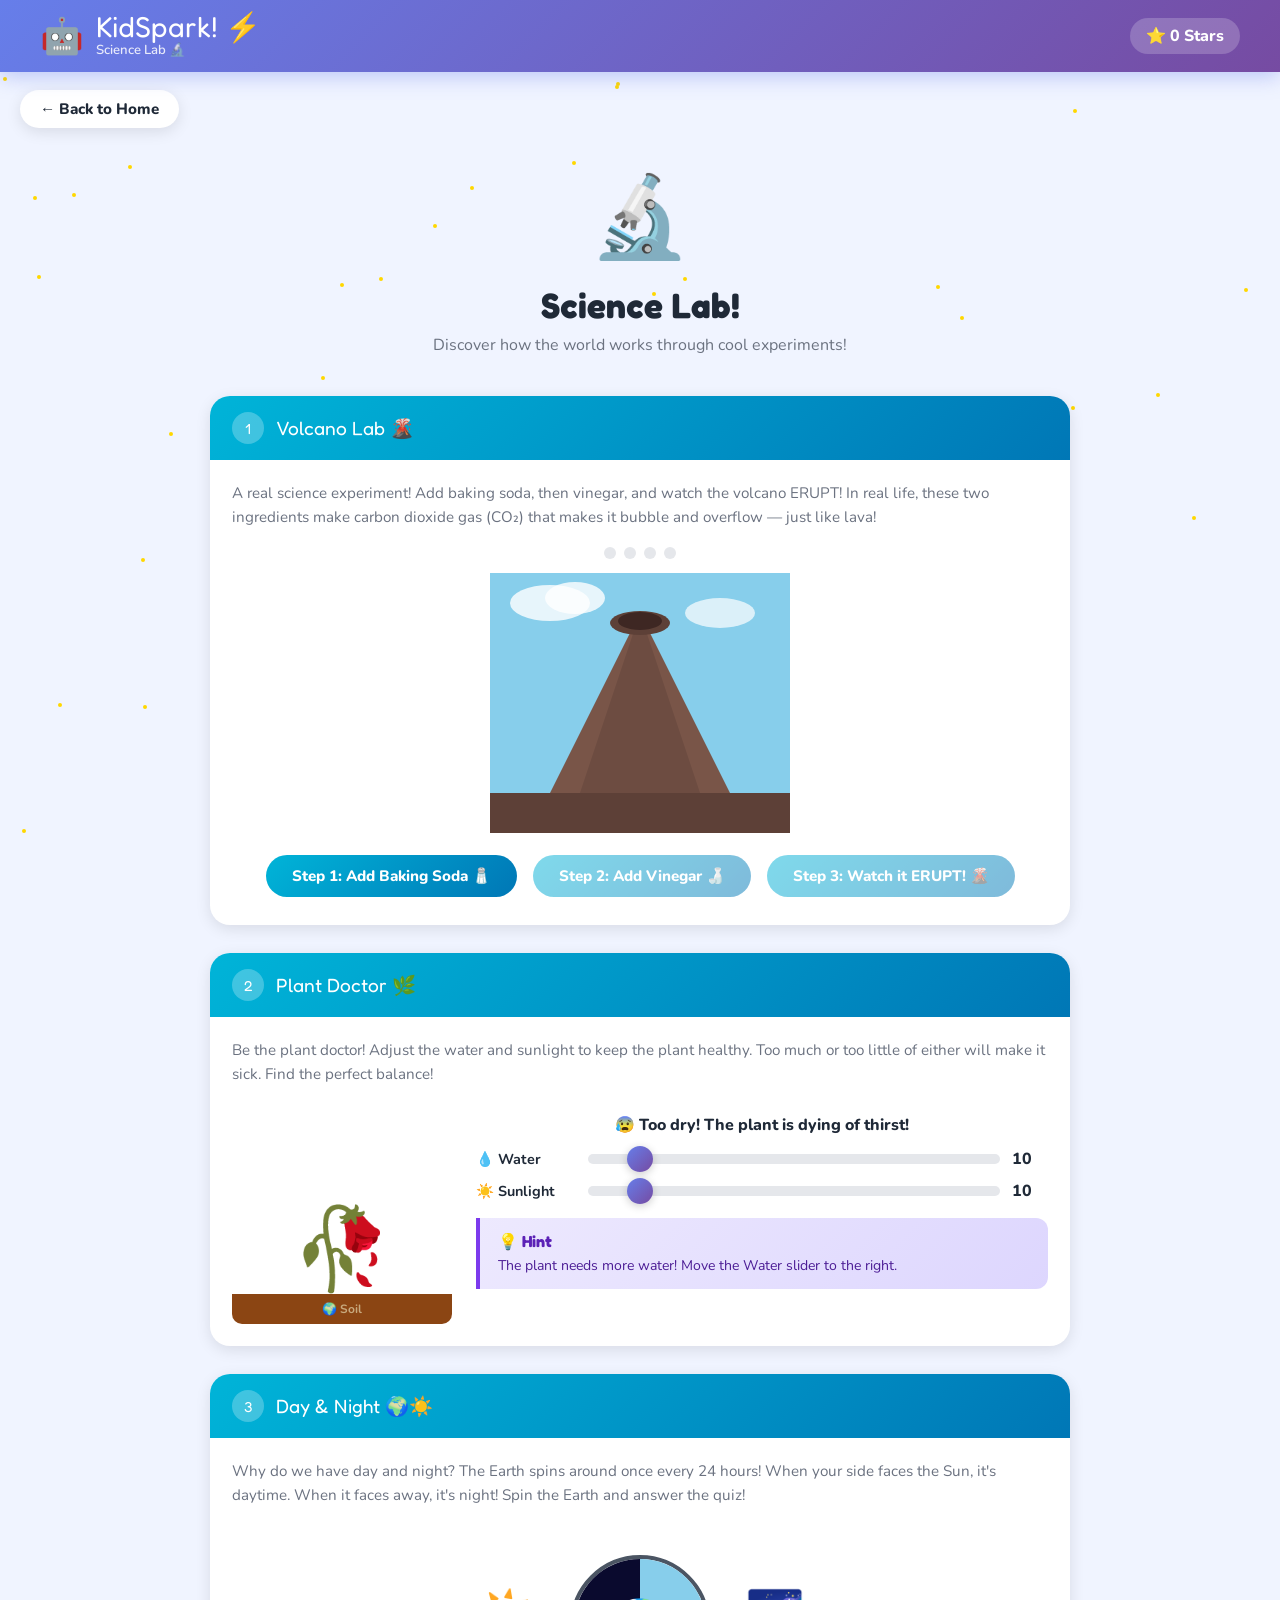
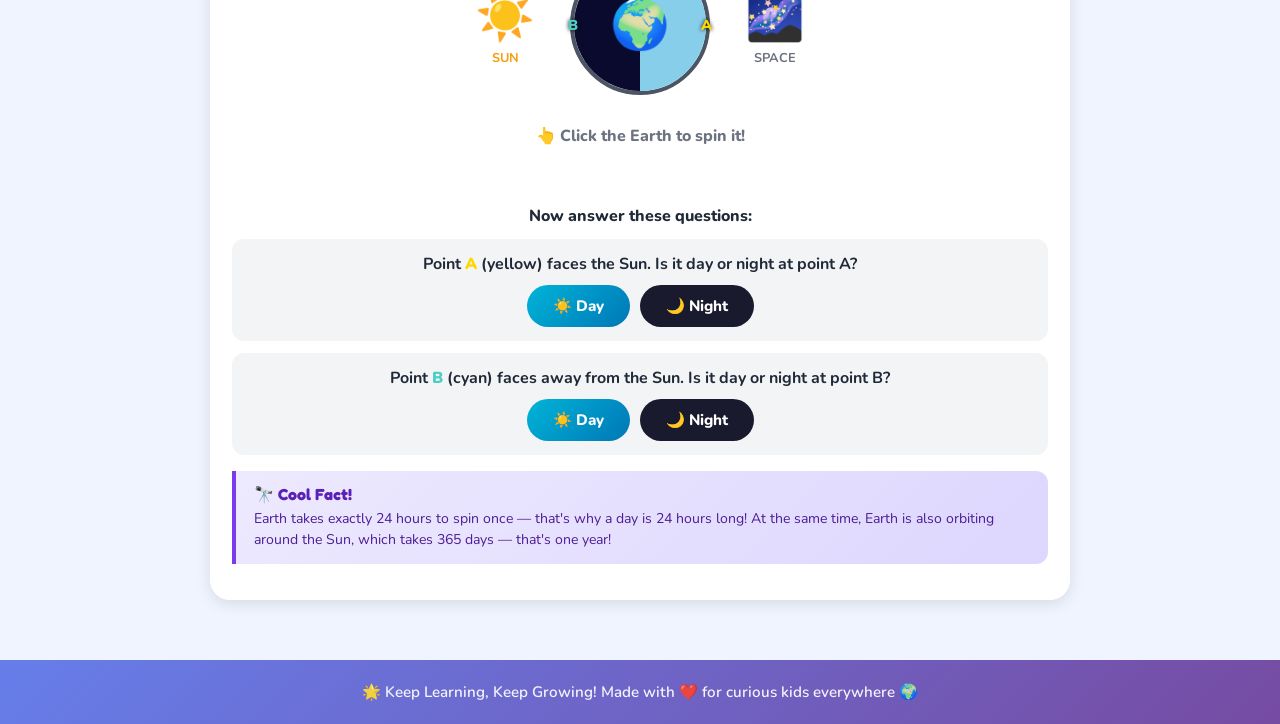
<file: science.html>
<!DOCTYPE html>
<html lang="en">
<head>
<meta charset="UTF-8">
<meta name="viewport" content="width=device-width,initial-scale=1.0">
<title>Science Lab 🔬 – KidSpark</title>
<link rel="stylesheet" href="style.css">
</head>
<body>

<div class="bg-stars" id="bgStars"></div>

<header class="main-header">
  <div class="header-content">
    <span class="mascot-icon">🤖</span>
    <div>
      <div class="header-title">KidSpark! ⚡</div>
      <div class="header-sub">Science Lab 🔬</div>
    </div>
    <div class="stars-pill">⭐ <span id="totalStars">0</span> Stars</div>
  </div>
</header>

<a href="index.html" class="nav-back">← Back to Home</a>

<section class="subject-hero">
  <span class="big-icon">🔬</span>
  <h2>Science Lab!</h2>
  <p>Discover how the world works through cool experiments!</p>
</section>

<div class="activities">

  <!-- ══ ACTIVITY 1: VOLCANO ══ -->
  <div class="activity-card">
    <div class="act-header science-hdr">
      <span class="act-num">1</span>
      Volcano Lab 🌋
    </div>
    <div class="act-body">
      <p class="act-desc">A real science experiment! Add baking soda, then vinegar, and watch the volcano ERUPT! In real life, these two ingredients make carbon dioxide gas (CO₂) that makes it bubble and overflow — just like lava!</p>

      <div class="steps-track">
        <div class="step-dot" id="sd0"></div>
        <div class="step-dot" id="sd1"></div>
        <div class="step-dot" id="sd2"></div>
        <div class="step-dot" id="sd3"></div>
      </div>

      <div id="volcanoScene" style="text-align:center">
        <!-- SVG Volcano -->
        <svg id="volSvg" width="300" height="260" viewBox="0 0 300 260" style="max-width:100%">
          <!-- Sky -->
          <rect width="300" height="260" fill="#87CEEB"/>
          <!-- Clouds -->
          <ellipse cx="60" cy="30" rx="40" ry="18" fill="white" opacity=".8"/>
          <ellipse cx="85" cy="25" rx="30" ry="16" fill="white" opacity=".8"/>
          <ellipse cx="230" cy="40" rx="35" ry="15" fill="white" opacity=".7"/>
          <!-- Ground -->
          <rect y="220" width="300" height="40" fill="#5D4037"/>
          <!-- Volcano body -->
          <polygon points="150,40 60,220 240,220" fill="#795548"/>
          <polygon points="150,40 90,220 210,220" fill="#6D4C41"/>
          <!-- Crater rim -->
          <ellipse cx="150" cy="50" rx="30" ry="12" fill="#5D4037"/>
          <!-- Crater inside -->
          <ellipse cx="150" cy="48" rx="22" ry="9" fill="#3E2723" id="craterInside"/>
          <!-- Lava streams (hidden initially) -->
          <g id="lavaGroup" opacity="0">
            <rect x="138" y="30" width="24" height="100" rx="5" fill="#FF6B00" id="lavaMain"/>
            <ellipse cx="150" cy="25" rx="20" ry="15" fill="#FF4500"/>
            <!-- Lava drips -->
            <ellipse cx="120" cy="80" rx="8" ry="6" fill="#FF6B00" opacity=".8"/>
            <ellipse cx="175" cy="95" rx="6" ry="5" fill="#FF4500" opacity=".8"/>
            <ellipse cx="108" cy="130" rx="7" ry="5" fill="#FF6B00" opacity=".7"/>
            <ellipse cx="185" cy="120" rx="8" ry="6" fill="#FF4500" opacity=".7"/>
          </g>
          <!-- Smoke (hidden) -->
          <g id="smokeGroup" opacity="0">
            <circle cx="150" cy="0" r="18" fill="#9E9E9E" opacity=".6"/>
            <circle cx="135" cy="-15" r="14" fill="#BDBDBD" opacity=".5"/>
            <circle cx="165" cy="-20" r="16" fill="#9E9E9E" opacity=".5"/>
          </g>
          <!-- Ingredient labels -->
          <text id="bakingLabel" x="150" y="190" text-anchor="middle" font-family="Nunito,sans-serif" font-size="13" font-weight="800" fill="#FFF" opacity="0">🧂 Baking Soda!</text>
          <text id="vinegarLabel" x="150" y="170" text-anchor="middle" font-family="Nunito,sans-serif" font-size="13" font-weight="800" fill="#FFF" opacity="0">🍶 Vinegar!</text>
        </svg>

        <div id="volcanoControls" style="margin-top:10px">
          <button class="btn btn-science step-btn" id="step1Btn" onclick="volcanoStep(1)">Step 1: Add Baking Soda 🧂</button>
          <button class="btn btn-science step-btn" id="step2Btn" onclick="volcanoStep(2)" disabled>Step 2: Add Vinegar 🍶</button>
          <button class="btn btn-science step-btn" id="step3Btn" onclick="volcanoStep(3)" disabled>Step 3: Watch it ERUPT! 🌋</button>
          <button class="btn btn-success step-btn" id="resetVolBtn" onclick="resetVolcano()" style="display:none">Reset 🔄</button>
        </div>
      </div>

      <div class="info-box" id="volcanoInfo" style="display:none">
        <h4>🧪 What's happening?</h4>
        <p id="volcanoInfoText"></p>
      </div>

      <div id="volcanoStar" style="display:none;text-align:center;margin-top:14px">
        <span style="font-size:1.5rem">⭐⭐ You earned 2 stars for completing the volcano experiment!</span>
      </div>
    </div>
  </div>

  <!-- ══ ACTIVITY 2: PLANT DOCTOR ══ -->
  <div class="activity-card">
    <div class="act-header science-hdr">
      <span class="act-num">2</span>
      Plant Doctor 🌿
    </div>
    <div class="act-body">
      <p class="act-desc">Be the plant doctor! Adjust the water and sunlight to keep the plant healthy. Too much or too little of either will make it sick. Find the perfect balance!</p>

      <div style="display:flex;flex-wrap:wrap;gap:24px;align-items:flex-start;justify-content:center">
        <div class="plant-scene">
          <span class="plant-emoji" id="plantEmoji">🌱</span>
          <div class="soil">🌍 Soil</div>
        </div>
        <div style="flex:1;min-width:220px">
          <div class="plant-status" id="plantStatus">Adjust water and sunlight!</div>
          <div class="slider-row">
            <span class="slider-label">💧 Water</span>
            <input type="range" class="slider" id="waterSlider" min="0" max="100" value="10" oninput="updatePlant()">
            <span id="waterVal" style="font-weight:800;min-width:36px">10</span>
          </div>
          <div class="slider-row">
            <span class="slider-label">☀️ Sunlight</span>
            <input type="range" class="slider" id="sunSlider" min="0" max="100" value="10" oninput="updatePlant()">
            <span id="sunVal" style="font-weight:800;min-width:36px">10</span>
          </div>
          <div class="info-box" style="margin-top:16px">
            <h4>💡 Hint</h4>
            <p id="plantHint">Try moving the sliders to see what happens!</p>
          </div>
          <div id="plantStar" style="display:none;margin-top:10px;text-align:center">
            <span style="font-size:1.2rem">⭐⭐ Perfect! Plant is thriving! +2 stars!</span>
          </div>
        </div>
      </div>
    </div>
  </div>

  <!-- ══ ACTIVITY 3: DAY & NIGHT ══ -->
  <div class="activity-card">
    <div class="act-header science-hdr">
      <span class="act-num">3</span>
      Day &amp; Night 🌍☀️
    </div>
    <div class="act-body">
      <p class="act-desc">Why do we have day and night? The Earth spins around once every 24 hours! When your side faces the Sun, it's daytime. When it faces away, it's night! Spin the Earth and answer the quiz!</p>

      <div style="text-align:center">
        <div style="display:inline-flex;align-items:center;gap:25px;margin:20px 0;flex-wrap:wrap;justify-content:center">
          <div style="text-align:center">
            <div style="font-size:3rem;animation:sunGlow 2s infinite">☀️</div>
            <div style="font-size:.8rem;font-weight:700;color:#F59E0B">SUN</div>
          </div>
          <div class="earth-scene" onclick="spinEarth()" id="earthScene" style="cursor:pointer;width:160px;height:160px">
            <div class="earth-circle" id="earthCircle" style="width:140px;height:140px;top:10px;left:10px">
              <div class="night-half"></div>
              <div class="day-half"></div>
            </div>
            <span style="position:absolute;top:50%;left:50%;transform:translate(-50%,-50%);font-size:3rem;z-index:2">🌍</span>
            <!-- A B markers -->
            <span id="markerA" style="position:absolute;right:8px;top:50%;transform:translateY(-50%);font-weight:900;font-size:.9rem;color:#FFD700;text-shadow:0 0 4px #000;z-index:3">A</span>
            <span id="markerB" style="position:absolute;left:8px;top:50%;transform:translateY(-50%);font-weight:900;font-size:.9rem;color:#4ECDC4;text-shadow:0 0 4px #000;z-index:3">B</span>
          </div>
          <div style="text-align:center">
            <div style="font-size:3rem">🌌</div>
            <div style="font-size:.8rem;font-weight:700;color:#6B7280">SPACE</div>
          </div>
        </div>

        <p style="font-weight:800;color:var(--mid);margin-bottom:12px">👆 Click the Earth to spin it!</p>

        <div id="dayNightStatus" style="font-family:'Fredoka One',cursive;font-size:1.2rem;margin-bottom:16px;min-height:30px"></div>

        <!-- Quiz -->
        <div id="dnQuiz">
          <p style="font-weight:800;margin-bottom:12px;font-size:1rem">Now answer these questions:</p>
          <div id="dnQ1" style="background:#F3F4F6;border-radius:12px;padding:14px;margin-bottom:12px">
            <p style="font-weight:700;margin-bottom:10px">Point <span style="color:#FFD700;font-weight:900">A</span> (yellow) faces the Sun. Is it <b>day or night</b> at point A?</p>
            <div style="display:flex;gap:10px;justify-content:center">
              <button class="btn btn-science" onclick="checkDN('A','day',this)">☀️ Day</button>
              <button class="btn" style="background:#1a1a2e;color:#fff" onclick="checkDN('A','night',this)">🌙 Night</button>
            </div>
            <div id="dnResult1" class="result-box"></div>
          </div>
          <div id="dnQ2" style="background:#F3F4F6;border-radius:12px;padding:14px">
            <p style="font-weight:700;margin-bottom:10px">Point <span style="color:#4ECDC4;font-weight:900">B</span> (cyan) faces away from the Sun. Is it <b>day or night</b> at point B?</p>
            <div style="display:flex;gap:10px;justify-content:center">
              <button class="btn btn-science" onclick="checkDN('B','day',this)">☀️ Day</button>
              <button class="btn" style="background:#1a1a2e;color:#fff" onclick="checkDN('B','night',this)">🌙 Night</button>
            </div>
            <div id="dnResult2" class="result-box"></div>
          </div>
        </div>
        <div id="dnDone" style="display:none;margin-top:16px">
          <div style="font-size:2rem">⭐⭐ Great job! You earned 2 stars!</div>
        </div>
      </div>

      <div class="info-box" style="margin-top:16px">
        <h4>🔭 Cool Fact!</h4>
        <p>Earth takes exactly 24 hours to spin once — that's why a day is 24 hours long! At the same time, Earth is also orbiting around the Sun, which takes 365 days — that's one year!</p>
      </div>
    </div>
  </div>

</div>

<footer class="main-footer">🌟 Keep Learning, Keep Growing! Made with ❤️ for curious kids everywhere 🌍</footer>

<script src="app.js"></script>
<script>
// ── VOLCANO ──
let vStep = 0;
const vInfos = [
  '',
  'Baking soda (sodium bicarbonate) is inside the volcano! It looks like a white powder.',
  'Vinegar (acetic acid) is being poured in. Get ready for a reaction!',
  'BOOM! The baking soda and vinegar react to make CO₂ gas (carbon dioxide) — the same gas you breathe out! The gas makes all those bubbles and pushes the lava up and over!'
];
const stepDots = [0,1,2,3];

function markSteps(){
  for(let i=0;i<=3;i++){
    const d=document.getElementById('sd'+i);
    if(i<vStep) d.className='step-dot done';
    else if(i===vStep) d.className='step-dot active';
    else d.className='step-dot';
  }
}

function volcanoStep(n){
  vStep=n;
  markSteps();
  const lava=document.getElementById('lavaGroup');
  const smoke=document.getElementById('smokeGroup');
  const info=document.getElementById('volcanoInfo');
  const infoTxt=document.getElementById('volcanoInfoText');
  info.style.display='block';
  infoTxt.textContent=vInfos[n];

  if(n===1){
    document.getElementById('bakingLabel').setAttribute('opacity','1');
    document.getElementById('step1Btn').disabled=true;
    document.getElementById('step2Btn').disabled=false;
  } else if(n===2){
    document.getElementById('vinegarLabel').setAttribute('opacity','1');
    document.getElementById('step2Btn').disabled=true;
    document.getElementById('step3Btn').disabled=false;
  } else if(n===3){
    document.getElementById('step3Btn').disabled=true;
    lava.setAttribute('opacity','1');
    smoke.setAttribute('opacity','1');
    createParticles();
    document.getElementById('resetVolBtn').style.display='inline-flex';
    document.getElementById('volcanoStar').style.display='block';
    addStars(2,'science');
    beep('win');
    confetti();
  }
}

function createParticles(){
  const svg=document.getElementById('volSvg');
  const colors=['#FF6B00','#FF4500','#FFD700','#FF0000'];
  for(let i=0;i<20;i++){
    setTimeout(()=>{
      const circle=document.createElementNS('http://www.w3.org/2000/svg','circle');
      circle.setAttribute('cx',140+Math.random()*20);
      circle.setAttribute('cy',40);
      circle.setAttribute('r',4+Math.random()*4);
      circle.setAttribute('fill',colors[Math.floor(Math.random()*colors.length)]);
      circle.setAttribute('opacity','1');
      svg.appendChild(circle);
      let py=40, vx=(Math.random()-.5)*4, vy=-2-Math.random()*3;
      const anim=setInterval(()=>{
        vy+=0.15; py+=vy;
        const cx=parseFloat(circle.getAttribute('cx'))+vx;
        circle.setAttribute('cx',cx);
        circle.setAttribute('cy',py);
        circle.setAttribute('opacity',Math.max(0,1-py/(-100)));
        if(py>300||cx<0||cx>300){ clearInterval(anim); circle.remove(); }
      },30);
    },i*80);
  }
}

function resetVolcano(){
  vStep=0; markSteps();
  document.getElementById('lavaGroup').setAttribute('opacity','0');
  document.getElementById('smokeGroup').setAttribute('opacity','0');
  document.getElementById('bakingLabel').setAttribute('opacity','0');
  document.getElementById('vinegarLabel').setAttribute('opacity','0');
  document.getElementById('step1Btn').disabled=false;
  document.getElementById('step2Btn').disabled=true;
  document.getElementById('step3Btn').disabled=true;
  document.getElementById('resetVolBtn').style.display='none';
  document.getElementById('volcanoInfo').style.display='none';
  document.getElementById('volcanoStar').style.display='none';
}

// ── PLANT DOCTOR ──
let plantStarGiven=false;
function updatePlant(){
  const w=+document.getElementById('waterSlider').value;
  const s=+document.getElementById('sunSlider').value;
  document.getElementById('waterVal').textContent=w;
  document.getElementById('sunVal').textContent=s;
  let emoji='🌱', status='', hint='';

  if(w<15){
    emoji='🥀'; status='😰 Too dry! The plant is dying of thirst!';
    hint='The plant needs more water! Move the Water slider to the right.';
  } else if(w>85){
    emoji='😵'; status='💦 Too much water! The roots are drowning!';
    hint='Too much water is bad! Even plants can drown. Try less water.';
  } else if(s<15){
    emoji='😟'; status='🌫️ Too dark! No sunlight means no food for the plant!';
    hint='Plants make food from sunlight (photosynthesis). Give it more sun!';
  } else if(s>90 && w<40){
    emoji='🔥'; status='☀️ Too hot and dry! The plant is scorched!';
    hint='Too much sun with not enough water burns the plant! Balance both.';
  } else if(w>=35 && w<=75 && s>=30 && s<=80){
    emoji='🌳'; status='🌟 Perfect! The plant is thriving!';
    hint='Great job! Water 35-75 and Sunlight 30-80 is the sweet spot!';
    if(!plantStarGiven){ plantStarGiven=true; addStars(2,'science'); confetti(); document.getElementById('plantStar').style.display='block'; beep('win'); }
  } else if(w>=20 && s>=20){
    emoji='🌿'; status='😊 Pretty good! The plant is doing OK.';
    hint='It\'s surviving but not thriving. Try to find the perfect balance!';
  } else {
    emoji='🌱'; status='🤔 Hmm, the plant needs better conditions.';
    hint='Try adjusting both sliders to find the best combination!';
  }

  document.getElementById('plantEmoji').textContent=emoji;
  document.getElementById('plantStatus').textContent=status;
  document.getElementById('plantHint').textContent=hint;
}

// ── DAY & NIGHT ──
let earthRotation=0, dnQ1done=false, dnQ2done=false;
function spinEarth(){
  earthRotation+=90;
  document.getElementById('earthCircle').style.transform=`rotate(${earthRotation}deg)`;
  const status=document.getElementById('dayNightStatus');
  const msgs=['🌍 Spinning...','🌅 Morning side facing Sun!','🌞 Full daytime!','🌆 Evening... Night is coming!','🌙 Nighttime on this side!'];
  status.textContent=msgs[Math.floor(earthRotation/90)%msgs.length];
}
function checkDN(pt, ans, btn){
  const correct = (pt==='A')?'day':'night';
  const resId = pt==='A'?'dnResult1':'dnResult2';
  const res=document.getElementById(resId);
  const allBtns=btn.parentElement.querySelectorAll('button');
  allBtns.forEach(b=>b.disabled=true);
  if(ans===correct){
    btn.style.outline='3px solid #34D399';
    res.className='result-box show ok';
    res.innerHTML=`<span class="r-emoji">✅</span><span class="r-txt">Correct! Point ${pt} faces ${correct==='day'?'the Sun (day!)':'away from the Sun (night!)'}.</span>`;
    beep('correct');
    if(pt==='A') dnQ1done=true; else dnQ2done=true;
    if(dnQ1done&&dnQ2done){ addStars(2,'science'); document.getElementById('dnDone').style.display='block'; confetti(); }
  } else {
    btn.style.outline='3px solid #FF6B6B';
    res.className='result-box show err';
    res.innerHTML=`<span class="r-emoji">❌</span><span class="r-txt">Not quite! Point ${pt} is on the ${correct==='day'?'side facing the Sun, so it\'s DAY!':'side facing away, so it\'s NIGHT!'}.</span>`;
    beep('wrong');
  }
}

// Call on load so initial wilted state shows
updatePlant();
</script>
</body>
</html>
</file>
<file: style.css>
@import url('https://fonts.googleapis.com/css2?family=Fredoka+One&family=Nunito:wght@400;600;700;800&display=swap');

:root {
  --math: #FF6B6B; --math-light: #FFF0F0;
  --science: #00B4D8; --science-light: #E0F7FF;
  --chemistry: #A78BFA; --chemistry-light: #EDE9FE;
  --physics: #F59E0B; --physics-light: #FEF3C7;
  --logic: #34D399; --logic-light: #D1FAE5;
  --dark: #1F2937; --mid: #6B7280; --light-bg: #F0F4FF;
  --shadow: 0 4px 15px rgba(0,0,0,.10);
  --shadow-lg: 0 8px 30px rgba(0,0,0,.18);
  --r: 20px; --r-sm: 12px;
}

*,*::before,*::after { box-sizing:border-box; margin:0; padding:0; }
html { scroll-behavior:smooth; }
body { font-family:'Nunito',sans-serif; background:var(--light-bg); color:var(--dark); overflow-x:hidden; }

/* ── BG STARS ── */
.bg-stars { position:fixed; inset:0; pointer-events:none; z-index:0; }
.star { position:absolute; width:4px; height:4px; background:#FFD700; border-radius:50%; animation:twinkle var(--d,3s) ease-in-out infinite; }
@keyframes twinkle { 0%,100%{opacity:0;transform:scale(.5)} 50%{opacity:1;transform:scale(1.5)} }

/* ── HEADER ── */
.main-header { background:linear-gradient(135deg,#667eea,#764ba2); padding:12px 20px; position:sticky; top:0; z-index:100; box-shadow:0 4px 20px rgba(102,126,234,.4); }
.header-content { display:flex; align-items:center; gap:12px; max-width:1200px; margin:0 auto; }
.mascot-icon { font-size:2.2rem; animation:wave 2s ease-in-out infinite; display:inline-block; }
@keyframes wave { 0%,100%{transform:rotate(0)} 25%{transform:rotate(20deg)} 75%{transform:rotate(-20deg)} }
.header-title { font-family:'Fredoka One',cursive; font-size:1.8rem; color:#fff; line-height:1; }
.header-sub { font-size:.82rem; color:rgba(255,255,255,.85); font-weight:600; }
.stars-pill { margin-left:auto; background:rgba(255,255,255,.2); color:#fff; padding:7px 16px; border-radius:30px; font-size:1rem; font-weight:800; white-space:nowrap; }

/* ── NAV BACK ── */
.nav-back { display:inline-flex; align-items:center; gap:8px; background:#fff; color:var(--dark); padding:9px 20px; border-radius:30px; text-decoration:none; font-weight:800; font-size:.95rem; box-shadow:var(--shadow); transition:all .25s; margin:18px 20px 0; }
.nav-back:hover { transform:translateY(-2px); box-shadow:var(--shadow-lg); }

/* ── HERO ── */
.hero { text-align:center; padding:50px 20px 30px; position:relative; z-index:1; }
.hero h2 { font-family:'Fredoka One',cursive; font-size:2.3rem; margin-bottom:12px; }
.hero p { font-size:1.1rem; color:var(--mid); line-height:1.6; }
.floaters { display:flex; justify-content:center; gap:16px; font-size:3rem; margin-bottom:25px; }
.floaters span { display:inline-block; animation:floatUp 3s ease-in-out infinite; }
.floaters span:nth-child(1){animation-delay:0s} .floaters span:nth-child(2){animation-delay:.3s}
.floaters span:nth-child(3){animation-delay:.6s} .floaters span:nth-child(4){animation-delay:.9s}
.floaters span:nth-child(5){animation-delay:1.2s}
@keyframes floatUp { 0%,100%{transform:translateY(0) rotate(-4deg)} 50%{transform:translateY(-14px) rotate(4deg)} }

/* ── SUBJECT CARDS ── */
.subjects { padding:30px 20px 50px; position:relative; z-index:1; text-align:center; }
.subjects > h2 { font-family:'Fredoka One',cursive; font-size:1.9rem; margin-bottom:25px; }
.subject-grid { display:grid; grid-template-columns:repeat(auto-fit,minmax(190px,1fr)); gap:22px; max-width:1100px; margin:0 auto; }
.subject-card { background:#fff; border-radius:var(--r); padding:28px 18px; text-decoration:none; color:var(--dark); box-shadow:var(--shadow); transition:all .3s cubic-bezier(.175,.885,.32,1.275); position:relative; overflow:hidden; }
.subject-card::before { content:''; position:absolute; top:0; left:0; right:0; height:6px; border-radius:var(--r) var(--r) 0 0; }
.math-card::before{background:var(--math)} .science-card::before{background:var(--science)}
.chemistry-card::before{background:var(--chemistry)} .physics-card::before{background:var(--physics)}
.logic-card::before{background:var(--logic)}
.subject-card:hover { transform:translateY(-10px) scale(1.02); box-shadow:var(--shadow-lg); }
.math-card:hover{background:var(--math-light)} .science-card:hover{background:var(--science-light)}
.chemistry-card:hover{background:var(--chemistry-light)} .physics-card:hover{background:var(--physics-light)}
.logic-card:hover{background:var(--logic-light)}
.card-icon { font-size:3.5rem; margin-bottom:12px; display:block; animation:iconPulse 2.5s ease-in-out infinite; }
@keyframes iconPulse { 0%,100%{transform:scale(1)} 50%{transform:scale(1.08)} }
.subject-card h3 { font-family:'Fredoka One',cursive; font-size:1.3rem; margin-bottom:6px; }
.subject-card p { font-size:.88rem; color:var(--mid); line-height:1.4; }
.card-badge { display:inline-block; margin-top:10px; background:#F3F4F6; padding:3px 12px; border-radius:20px; font-size:.78rem; font-weight:700; color:var(--mid); }

/* ── FACT TICKER ── */
.fun-facts { padding:10px 20px 30px; position:relative; z-index:1; }
.fact-ticker { background:linear-gradient(135deg,#FF9A9E,#FAD0C4); border-radius:var(--r); padding:14px 22px; display:flex; align-items:center; gap:14px; max-width:900px; margin:0 auto; }
.ticker-label { font-family:'Fredoka One',cursive; font-size:.95rem; color:#fff; white-space:nowrap; }
.ticker-content { font-size:.9rem; font-weight:700; color:#fff; transition:opacity .5s; line-height:1.4; }

/* ── PROGRESS ── */
.progress-section { padding:30px 20px 50px; position:relative; z-index:1; text-align:center; }
.progress-section > h2 { font-family:'Fredoka One',cursive; font-size:1.7rem; margin-bottom:22px; }
.progress-grid { display:flex; flex-direction:column; gap:12px; max-width:580px; margin:0 auto; }
.progress-item { display:flex; align-items:center; gap:14px; background:#fff; padding:13px 18px; border-radius:var(--r-sm); box-shadow:var(--shadow); }
.progress-emoji { font-size:1.4rem; min-width:36px; }
.progress-bar-wrap { flex:1; background:#E5E7EB; border-radius:30px; height:18px; overflow:hidden; }
.progress-bar { height:100%; border-radius:30px; transition:width 1s ease; }
.math-bar{background:linear-gradient(90deg,#FF6B6B,#FF8E53)}
.science-bar{background:linear-gradient(90deg,#00B4D8,#0096C7)}
.chemistry-bar{background:linear-gradient(90deg,#A78BFA,#7C3AED)}
.physics-bar{background:linear-gradient(90deg,#F59E0B,#D97706)}
.logic-bar{background:linear-gradient(90deg,#34D399,#10B981)}
.progress-item > span:last-child { min-width:65px; font-weight:800; font-size:.88rem; }

/* ── SUBJECT PAGE HERO ── */
.subject-hero { text-align:center; padding:35px 20px 15px; position:relative; z-index:1; }
.subject-hero .big-icon { font-size:5rem; display:block; animation:heroBounce 1.2s ease-in-out infinite; }
@keyframes heroBounce { 0%,100%{transform:translateY(0)} 50%{transform:translateY(-18px)} }
.subject-hero h2 { font-family:'Fredoka One',cursive; font-size:2.2rem; margin:12px 0 8px; }
.subject-hero p { color:var(--mid); font-size:1rem; }

/* ── ACTIVITIES ── */
.activities { max-width:900px; margin:25px auto 60px; padding:0 20px; display:flex; flex-direction:column; gap:28px; position:relative; z-index:1; }
.activity-card { background:#fff; border-radius:var(--r); box-shadow:var(--shadow); overflow:hidden; }
.act-header { display:flex; align-items:center; gap:12px; padding:16px 22px; color:#fff; font-family:'Fredoka One',cursive; font-size:1.2rem; }
.act-num { background:rgba(255,255,255,.25); width:32px; height:32px; border-radius:50%; display:flex; align-items:center; justify-content:center; font-size:.9rem; flex-shrink:0; }
.act-body { padding:22px; }
.act-desc { color:var(--mid); font-size:.95rem; margin-bottom:18px; line-height:1.55; }

/* activity header colors */
.math-hdr{background:linear-gradient(135deg,#FF6B6B,#FF8E53)}
.science-hdr{background:linear-gradient(135deg,#00B4D8,#0077B6)}
.chemistry-hdr{background:linear-gradient(135deg,#A78BFA,#7C3AED)}
.physics-hdr{background:linear-gradient(135deg,#F59E0B,#EF4444)}
.logic-hdr{background:linear-gradient(135deg,#34D399,#059669)}

/* ── BUTTONS ── */
.btn { display:inline-flex; align-items:center; justify-content:center; gap:8px; padding:11px 26px; border-radius:30px; font-family:'Nunito',sans-serif; font-weight:800; font-size:.95rem; cursor:pointer; border:none; transition:all .25s cubic-bezier(.175,.885,.32,1.275); text-decoration:none; }
.btn:hover { transform:translateY(-3px); box-shadow:0 8px 20px rgba(0,0,0,.18); }
.btn:active { transform:translateY(0); }
.btn-primary{background:linear-gradient(135deg,#667eea,#764ba2);color:#fff}
.btn-success{background:linear-gradient(135deg,#34D399,#10B981);color:#fff}
.btn-danger{background:linear-gradient(135deg,#FF6B6B,#EE0979);color:#fff}
.btn-math{background:linear-gradient(135deg,#FF6B6B,#FF8E53);color:#fff}
.btn-science{background:linear-gradient(135deg,#00B4D8,#0077B6);color:#fff}
.btn-chemistry{background:linear-gradient(135deg,#A78BFA,#7C3AED);color:#fff}
.btn-physics{background:linear-gradient(135deg,#F59E0B,#EF4444);color:#fff}
.btn-logic{background:linear-gradient(135deg,#34D399,#059669);color:#fff}
.btn-sm { padding:7px 16px; font-size:.85rem; }
.btn:disabled { opacity:.5; cursor:not-allowed; transform:none!important; }

/* ── EXPERIMENT AREA ── */
.exp-area { background:#F8FAFF; border:2px dashed #C7D2FE; border-radius:var(--r); padding:22px; min-height:200px; display:flex; flex-direction:column; align-items:center; justify-content:center; margin:16px 0; position:relative; overflow:hidden; }

/* ── QUIZ ── */
.quiz-q { font-family:'Fredoka One',cursive; font-size:2.8rem; text-align:center; margin:10px 0 20px; }
.quiz-opts { display:grid; grid-template-columns:1fr 1fr; gap:14px; max-width:380px; margin:0 auto 16px; }
.quiz-opt { padding:18px; border-radius:var(--r-sm); font-family:'Fredoka One',cursive; font-size:2rem; cursor:pointer; border:3px solid transparent; background:#F3F4F6; transition:all .2s; text-align:center; }
.quiz-opt:hover { transform:scale(1.05); border-color:#667eea; background:#fff; }
.quiz-opt.correct { background:#D1FAE5; border-color:#34D399; animation:pulse .4s; }
.quiz-opt.wrong { background:#FEE2E2; border-color:#FF6B6B; animation:shake .4s; }
.quiz-status { display:flex; justify-content:space-between; align-items:center; margin-bottom:10px; }
.quiz-score-text { font-weight:800; font-size:1rem; }
.timer { font-family:'Fredoka One',cursive; font-size:1.4rem; color:var(--mid); }
.timer.urgent { color:#FF6B6B; animation:pulse .5s infinite; }
@keyframes pulse { 0%,100%{transform:scale(1)} 50%{transform:scale(1.07)} }
@keyframes shake { 0%,100%{transform:translateX(0)} 25%{transform:translateX(-8px)} 75%{transform:translateX(8px)} }

/* ── INPUTS ── */
.ans-input { border:3px solid #E5E7EB; border-radius:var(--r-sm); padding:9px 14px; font-family:'Nunito',sans-serif; font-size:1.2rem; font-weight:800; width:110px; text-align:center; outline:none; transition:border-color .2s; }
.ans-input:focus { border-color:#667eea; }

/* ── RESULT BOX ── */
.result-box { border-radius:var(--r-sm); padding:13px 18px; margin-top:14px; display:none; animation:slideDown .3s ease; }
.result-box.show { display:flex; align-items:center; gap:10px; }
.result-box.ok { background:#F0FDF4; border:2px solid #34D399; color:#065F46; }
.result-box.err { background:#FFF1F2; border:2px solid #FF6B6B; color:#881337; }
.result-box .r-emoji { font-size:1.6rem; }
.result-box .r-txt { font-weight:700; font-size:.95rem; }
@keyframes slideDown { from{opacity:0;transform:translateY(-8px)} to{opacity:1;transform:translateY(0)} }

/* ── BUBBLES (math) ── */
.bubble-field { width:100%; height:280px; position:relative; background:linear-gradient(180deg,#87CEEB,#B0E0E6); border-radius:var(--r); overflow:hidden; cursor:default; }
.bubble { position:absolute; border-radius:50%; display:flex; align-items:center; justify-content:center; font-size:1.3rem; font-weight:800; color:#fff; cursor:pointer; animation:riseBubble linear forwards; box-shadow:inset -3px -3px 8px rgba(0,0,0,.1),2px 2px 8px rgba(0,0,0,.08); text-shadow:1px 1px 2px rgba(0,0,0,.3); user-select:none; }
@keyframes riseBubble { 0%{transform:translateY(0) scale(1);opacity:1} 80%{opacity:1} 100%{transform:translateY(-350px) scale(.8);opacity:0} }
.bubble.pop { animation:popBubble .25s forwards!important; }
@keyframes popBubble { 0%{transform:scale(1);opacity:1} 100%{transform:scale(2);opacity:0} }

/* ── PATTERN (math) ── */
.pattern-row { display:flex; gap:12px; flex-wrap:wrap; justify-content:center; margin:16px 0; align-items:center; }
.p-item { width:60px; height:60px; border-radius:10px; display:flex; align-items:center; justify-content:center; font-size:1.6rem; font-weight:800; background:#F3F4F6; }
.p-blank { background:#fff; border:3px dashed #C7D2FE; }
.p-blank input { width:100%; height:100%; border:none; background:none; text-align:center; font-family:'Nunito',sans-serif; font-size:1.4rem; font-weight:800; outline:none; border-radius:7px; }

/* ── VOLCANO ── */
.volcano-wrap { position:relative; width:320px; height:280px; margin:0 auto; }
.volcano-svg { width:100%; height:100%; }
.lava-stream { transform-origin:bottom; animation:eruptLava .6s ease-in-out; }
@keyframes eruptLava { 0%{height:0;opacity:0} 100%{height:100%;opacity:1} }
.bubble-particle { position:absolute; border-radius:50%; animation:particleRise 1.2s ease-out forwards; pointer-events:none; }
@keyframes particleRise { 0%{opacity:1;transform:translate(0,0) scale(1)} 100%{opacity:0;transform:translate(var(--dx),var(--dy)) scale(.3)} }
.step-btn { margin:6px; }
.steps-track { display:flex; gap:8px; justify-content:center; margin-bottom:14px; flex-wrap:wrap; }
.step-dot { width:12px; height:12px; border-radius:50%; background:#E5E7EB; transition:background .3s; }
.step-dot.done { background:#34D399; }
.step-dot.active { background:#667eea; }

/* ── PLANT ── */
.plant-scene { position:relative; width:220px; height:220px; margin:0 auto; }
.plant-emoji { font-size:5rem; position:absolute; bottom:20px; left:50%; transform:translateX(-50%); transition:all .5s; display:block; }
.soil { position:absolute; bottom:0; left:0; right:0; height:30px; background:#8B4513; border-radius:0 0 10px 10px; display:flex; align-items:center; justify-content:center; color:#C8A97E; font-size:.75rem; font-weight:700; }
.plant-status { text-align:center; font-weight:800; font-size:1rem; margin:10px 0; min-height:24px; }
.slider-row { display:flex; align-items:center; gap:12px; margin:10px 0; }
.slider-label { font-size:.9rem; font-weight:700; min-width:100px; }

/* ── STYLED SLIDER ── */
.slider { -webkit-appearance:none; appearance:none; width:100%; height:10px; border-radius:5px; background:#E5E7EB; outline:none; cursor:pointer; }
.slider::-webkit-slider-thumb { -webkit-appearance:none; width:26px; height:26px; border-radius:50%; background:linear-gradient(135deg,#667eea,#764ba2); cursor:pointer; box-shadow:0 2px 8px rgba(0,0,0,.2); transition:transform .2s; }
.slider::-webkit-slider-thumb:hover { transform:scale(1.2); }

/* ── DAY NIGHT ── */
.earth-scene { width:200px; height:200px; margin:0 auto; position:relative; cursor:pointer; }
.earth-circle { width:180px; height:180px; border-radius:50%; overflow:hidden; position:absolute; top:10px; left:10px; border:4px solid #4B5563; transition:transform .8s ease; }
.day-half { position:absolute; right:0; top:0; width:50%; height:100%; background:#87CEEB; }
.night-half { position:absolute; left:0; top:0; width:50%; height:100%; background:#0A0A2E; }
.earth-emoji { position:absolute; font-size:3.5rem; top:50%; left:50%; transform:translate(-50%,-50%); z-index:2; transition:none; }
.sun-icon { position:absolute; right:-10px; top:50%; transform:translateY(-50%); font-size:2.5rem; animation:sunGlow 2s ease-in-out infinite; }
@keyframes sunGlow { 0%,100%{filter:brightness(1)} 50%{filter:brightness(1.3)} }

/* ── COLOR MIXER ── */
.color-lab { display:flex; flex-direction:column; align-items:center; gap:20px; }
.color-swatches { display:flex; gap:18px; }
.swatch { width:80px; height:80px; border-radius:50%; cursor:pointer; border:4px solid transparent; transition:all .3s; opacity:.35; display:flex; align-items:center; justify-content:center; font-size:.8rem; font-weight:800; color:#fff; text-shadow:1px 1px 2px rgba(0,0,0,.5); }
.swatch.active { opacity:1; transform:scale(1.12); border-color:#fff; box-shadow:0 0 0 3px rgba(0,0,0,.15),0 6px 20px rgba(0,0,0,.25); }
.color-result-circle { width:110px; height:110px; border-radius:50%; border:5px solid #E5E7EB; transition:background .5s; display:flex; align-items:center; justify-content:center; font-size:.85rem; font-weight:800; color:#fff; text-shadow:1px 1px 2px rgba(0,0,0,.5); text-align:center; }
.mix-arrow { font-size:2rem; color:var(--mid); }

/* ── STATES OF MATTER ── */
#matterCanvas { border:3px solid #4B5563; border-radius:var(--r-sm); display:block; }
.temp-label { font-family:'Fredoka One',cursive; font-size:1.4rem; text-align:center; margin:8px 0; }

/* ── ACID/BASE ── */
.substances-row { display:flex; gap:12px; flex-wrap:wrap; justify-content:center; margin:12px 0; }
.substance-btn { padding:10px 16px; border-radius:var(--r-sm); font-weight:800; font-size:1.3rem; background:#F3F4F6; border:3px solid transparent; cursor:pointer; transition:all .2s; }
.substance-btn.selected { border-color:#667eea; background:#EDE9FE; }
.substance-btn.correct { border-color:#34D399; background:#D1FAE5; pointer-events:none; }
.substance-btn.wrong { border-color:#FF6B6B; background:#FEE2E2; animation:shake .4s; }
.zones { display:grid; grid-template-columns:1fr 1fr 1fr; gap:14px; margin:14px 0; }
.zone { padding:16px 12px; border-radius:var(--r-sm); text-align:center; cursor:pointer; font-weight:800; font-size:.9rem; border:3px solid transparent; transition:all .2s; }
.zone:hover { transform:scale(1.04); }
.zone-acid { background:#FEE2E2; color:#991B1B; }
.zone-neutral { background:#F3F4F6; color:#374151; }
.zone-base { background:#DBEAFE; color:#1E3A8A; }

/* ── GRAVITY DROP ── */
.drop-scene { width:100%; height:300px; background:linear-gradient(to bottom,#87CEEB 0%,#87CEEB 78%,#8B4513 78%,#8B4513 85%,#228B22 85%,#228B22 100%); border-radius:var(--r); position:relative; overflow:hidden; }
.drop-object { position:absolute; font-size:2.2rem; top:10px; transition:top 1s ease-in; left:50%; transform:translateX(-50%); }
.drop-object.dropped { top:220px; }
.ground-label { position:absolute; bottom:8px; left:50%; transform:translateX(-50%); font-size:.75rem; font-weight:700; color:#fff; }

/* ── MAGNETS ── */
.magnet-scene { display:flex; align-items:center; justify-content:center; gap:30px; height:120px; position:relative; transition:gap .6s ease; }
.magnet { font-size:3.5rem; user-select:none; transition:all .6s; }
.magnet-label { text-align:center; font-size:.7rem; font-weight:800; margin-top:4px; }
.attract { gap:5px; }
.repel { gap:70px; }
.force-arrow { font-size:1.5rem; position:absolute; opacity:0; transition:opacity .3s; }

/* ── LEVER ── */
.lever-scene { display:flex; flex-direction:column; align-items:center; gap:0; }
.lever-arm { width:300px; height:14px; background:linear-gradient(90deg,#8B4513,#A0522D); border-radius:7px; position:relative; transform-origin:center; transition:transform .4s ease; }
.fulcrum { width:0; height:0; border-left:20px solid transparent; border-right:20px solid transparent; border-top:35px solid #6B7280; margin:0 auto; }
.lever-weights { display:flex; justify-content:space-between; width:300px; position:relative; }
.weight-stack { display:flex; flex-direction:column-reverse; gap:3px; align-items:center; min-height:60px; }
.weight-block { width:44px; height:22px; background:linear-gradient(135deg,#6366F1,#4F46E5); border-radius:4px; color:#fff; font-size:.7rem; font-weight:800; display:flex; align-items:center; justify-content:center; box-shadow:0 2px 4px rgba(0,0,0,.2); }
.lever-btns { display:flex; gap:10px; margin-top:14px; flex-wrap:wrap; justify-content:center; }

/* ── MEMORY MATCH ── */
.memory-grid { display:grid; grid-template-columns:repeat(4,1fr); gap:10px; max-width:360px; margin:0 auto; }
.mem-card { aspect-ratio:1; border-radius:var(--r-sm); cursor:pointer; position:relative; transform-style:preserve-3d; transition:transform .4s; user-select:none; }
.mem-card.flipped { transform:rotateY(180deg); }
.mem-card.matched .card-back { background:#D1FAE5!important; border-color:#34D399!important; animation:matchPop .5s; }
@keyframes matchPop { 0%,100%{transform:scale(1)} 50%{transform:scale(1.15)} }
.card-front,.card-back { position:absolute; inset:0; border-radius:var(--r-sm); backface-visibility:hidden; display:flex; align-items:center; justify-content:center; }
.card-front { background:linear-gradient(135deg,#667eea,#764ba2); font-size:1.6rem; color:#fff; }
.card-back { background:#fff; font-size:2rem; border:3px solid #E5E7EB; transform:rotateY(180deg); }
.mem-stats { display:flex; justify-content:space-between; margin-bottom:14px; font-weight:800; }

/* ── PATTERNS ── */
.pat-sequence { display:flex; gap:10px; flex-wrap:wrap; justify-content:center; margin:16px 0; align-items:center; }
.pat-item { width:56px; height:56px; border-radius:10px; background:#F3F4F6; display:flex; align-items:center; justify-content:center; font-size:1.7rem; }
.pat-blank { background:#fff; border:3px dashed #C7D2FE; }
.pat-choices { display:flex; gap:10px; flex-wrap:wrap; justify-content:center; margin:10px 0; }
.pat-choice { width:56px; height:56px; border-radius:10px; background:#fff; border:3px solid #E5E7EB; font-size:1.7rem; display:flex; align-items:center; justify-content:center; cursor:pointer; transition:all .2s; }
.pat-choice:hover { border-color:#667eea; transform:scale(1.08); }
.pat-choice.correct-pick { border-color:#34D399; background:#D1FAE5; }
.pat-choice.wrong-pick { border-color:#FF6B6B; background:#FEE2E2; animation:shake .4s; }

/* ── CONFETTI ── */
.confetti-wrap { position:fixed; inset:0; pointer-events:none; z-index:999; }
.cpiece { position:absolute; animation:cFall var(--cd,2s) ease-in forwards; }
@keyframes cFall { 0%{transform:translateY(-30px) rotate(0);opacity:1} 100%{transform:translateY(100vh) rotate(720deg);opacity:0} }

/* ── CELEBRATION ── */
.celebration { position:fixed; top:50%; left:50%; transform:translate(-50%,-50%) scale(0); background:#fff; border-radius:var(--r); padding:35px 40px; text-align:center; box-shadow:0 20px 60px rgba(0,0,0,.3); z-index:1000; max-width:360px; width:90%; transition:transform .4s cubic-bezier(.175,.885,.32,1.275); }
.celebration.show { transform:translate(-50%,-50%) scale(1); }
.cel-emoji { font-size:4rem; display:block; margin-bottom:10px; }
.cel-title { font-family:'Fredoka One',cursive; font-size:1.8rem; margin-bottom:8px; }
.cel-msg { color:var(--mid); font-size:.95rem; margin-bottom:16px; }

/* ── INFO BOX ── */
.info-box { background:linear-gradient(135deg,#EDE9FE,#DDD6FE); border-left:4px solid #7C3AED; border-radius:0 var(--r-sm) var(--r-sm) 0; padding:13px 18px; margin:14px 0; }
.info-box h4 { font-family:'Fredoka One',cursive; font-size:1rem; color:#5B21B6; margin-bottom:4px; }
.info-box p { font-size:.88rem; color:#4C1D95; line-height:1.5; }

/* ── FOOTER ── */
.main-footer { background:linear-gradient(135deg,#667eea,#764ba2); color:rgba(255,255,255,.92); text-align:center; padding:22px; font-size:.95rem; font-weight:600; margin-top:40px; position:relative; z-index:1; }

/* ── RESPONSIVE ── */
@media(max-width:600px){
  .header-title{font-size:1.4rem}
  .hero h2{font-size:1.7rem}
  .subject-grid{grid-template-columns:repeat(2,1fr)}
  .floaters{font-size:2.2rem;gap:10px}
  .quiz-q{font-size:2rem}
  .quiz-opts{gap:10px}
  .quiz-opt{font-size:1.5rem;padding:14px}
  .zones{grid-template-columns:1fr}
  .memory-grid{gap:7px;max-width:280px}
  .card-front,.card-back{font-size:1.4rem}
  .lever-arm,.lever-weights{width:240px}
}
</file>
